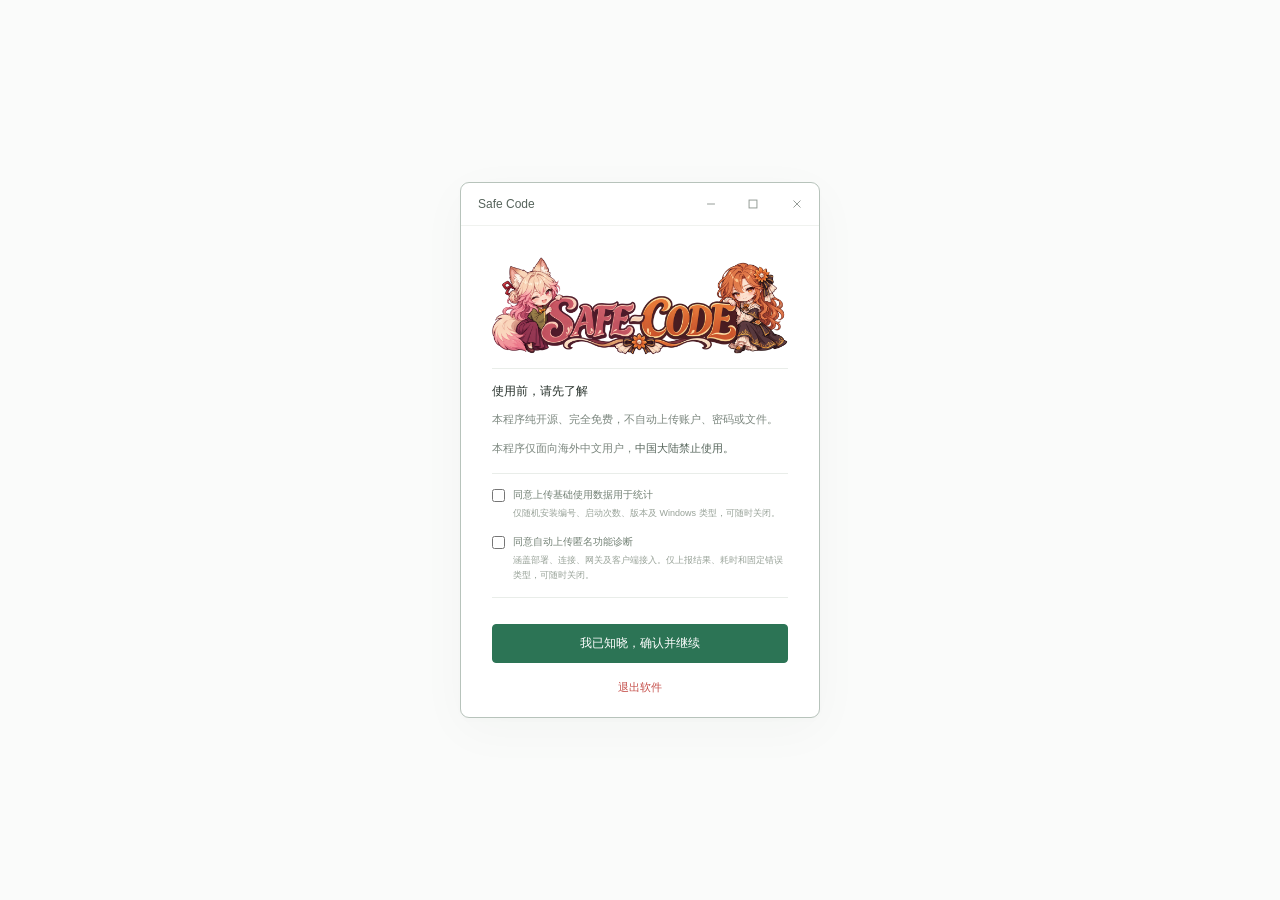
<file: index.html>
<!doctype html>
<html lang="zh-CN">
<head><meta charset="UTF-8"><meta name="viewport" content="width=device-width,initial-scale=1"><title>Safe Code</title><link rel="stylesheet" href="styles.css"></head>
<body>
<main class="window" id="window" aria-label="Safe Code 应用窗口">
  <header class="titlebar"><div class="titlebar-brand"><span class="app-name">Safe Code</span><button id="title-update-notice" class="update-notice" data-open-services hidden title="打开更新与反馈"><span class="update-notice-dot" aria-hidden="true"></span>发现新版本</button></div><div class="window-controls"><button id="minimize" class="window-control" aria-label="最小化" title="最小化"><svg viewBox="0 0 16 16"><path d="M3.5 8h9"/></svg></button><button id="maximize" class="window-control" aria-label="最大化" title="最大化"><svg viewBox="0 0 16 16"><rect x="3.5" y="3.5" width="9" height="9"/></svg></button><button id="close" class="close" aria-label="关闭窗口" title="关闭窗口"><svg viewBox="0 0 16 16"><path d="m4 4 8 8m0-8-8 8"/></svg></button></div></header>
  <section class="screen" id="notice-screen" hidden>
    <div class="notice-content">
    <div class="intro"><img class="notice-logo" src="assets/safe-code-logo.png" alt="Safe Code" width="2172" height="724"></div>
    <div class="declaration"><h2>使用前，请先了解</h2><p>本程序纯开源、完全免费，不自动上传账户、密码或文件。</p><p>本程序仅面向海外中文用户，<strong>中国大陆禁止使用。</strong></p></div>
    <label class="usage-consent"><input type="checkbox" id="usage-consent"><span>同意上传基础使用数据用于统计<small>仅随机安装编号、启动次数、版本及 <span data-os-label>Windows</span> 类型，可随时关闭。</small></span></label><label class="usage-consent"><input type="checkbox" id="diagnostics-consent"><span>同意自动上传匿名功能诊断<small>涵盖部署、连接、网关及客户端接入。仅上报结果、耗时和固定错误类型，可随时关闭。</small></span></label><div class="diagnostic-notice" role="note" aria-label="诊断须知">
      <p>诊断须知：开启后自动上传操作结果、失败阶段及错误分类，使用随机安装编号、会话编号和问题编号关联重试，不采集真实身份。</p>
      <p>提交反馈时，会附带本次使用中最近一次失败的诊断摘要（24 小时内），不上传原始日志。</p>
      <p>关闭匿名诊断会清除本机诊断关联编号，之后的反馈不附带诊断。已上传诊断保留 30 天，反馈及其摘要保留 180 天。</p>
    </div><div class="notice-services"><button class="text-button" data-open-services>更新与反馈</button></div></div><div class="bottom-actions"><button class="primary" id="accept">我已知晓，确认并继续</button><button class="plain" id="exit">退出软件</button></div>

  </section>
  <section class="screen" id="login-screen" hidden>
    <div class="login-heading"><div class="login-methods"><span class="kicker">连接你的工作空间</span><button type="button" class="text-button" id="desktop-key-login" hidden>Safe Code API 接入</button></div><h1>登录服务器</h1><p>填写 VPS 控制台提供的服务器登录信息。</p></div>
    <form id="login-form" autocomplete="off">
      <label for="ip">IP 地址</label><input id="ip" name="ip" placeholder="例如 203.0.113.10" required spellcheck="false" autocomplete="off">
      <label for="username">用户名</label><input id="username" name="username" placeholder="例如 root" required spellcheck="false" autocomplete="off">
      <label for="password">密码</label><div class="password-wrap"><input id="password" name="password" type="password" placeholder="请输入服务器密码" required autocomplete="off"><button type="button" class="reveal" id="reveal" aria-label="显示密码"></button></div>
      <div id="connection-message" class="connection-message" role="status"></div><p class="rating-disclosure">服务器 IP 地址将进行 Net.Coffee 评分。</p>
      <button class="primary" id="connect" type="submit">连接服务器</button>
      <div class="login-help-actions"><button class="primary" id="advanced-connect" type="button">高级连接</button><button class="login-help-button" id="login-help" type="button">这些信息在哪？</button></div>
    </form>
    <button class="text-button" id="restore-saved-login" type="button" hidden>读取已保存的登录信息</button>
    <button class="plain back" id="back">返回使用声明</button>
  </section>
  <section class="workspace" id="workspace-screen" hidden>
    <div id="connection-progress" class="connection-progress" hidden role="status"><span class="connection-spinner" aria-hidden="true"></span><span id="connection-progress-text">正在连接服务器…</span><button id="cancel-connect" class="text-button">取消连接</button><button id="retry-connect" class="text-button" hidden>重试</button><button id="edit-connection" class="text-button" hidden>返回登录</button></div><div class="connected-header"><div class="connection-card"><div class="ip-addresses"><div class="ip-address-row"><span class="ip-address-label">入口 IP</span><span class="ip-address-value" id="server-ingress"></span></div><div class="ip-address-row"><span class="ip-address-label">出口 IP</span><span class="ip-address-value" id="server-address"></span></div></div><dl id="server-resources" class="server-resources" aria-label="服务器实时资源监控" title="连接服务器后每5秒更新；内存与硬盘按 GiB 显示"><div><dt>CPU</dt><dd id="resource-cpu">—</dd></div><div><dt>内存</dt><dd id="resource-memory">— / — G</dd></div><div><dt>硬盘</dt><dd id="resource-disk">— / — G</dd></div></dl><div class="connection-details-row"><p class="server-metadata"><span id="server-user"></span> <span class="separator">/</span> Ubuntu 24.04 <span class="separator">/</span> SSH</p><button type="button" id="update-login-password" class="text-button credential-entry" hidden>更新登录密码</button></div></div><section class="network-card" aria-label="服务器网络状态"><div class="network-top"><div><span class="metric-label">连接延迟 </span><strong>168 <small>ms</small></strong></div><div><span class="metric-label">丢包率 </span><strong>0 <small>%</small></strong></div></div><div class="ip-intel"><div class="ip-intel-label"><span>IP 归属与评分</span><span id="rating-state"></span></div><div class="ip-intel-data"><span id="ip-location">美国 · 纽约</span><strong><span id="ip-score">85</span><small id="score-unit"> / 100</small></strong></div></div><div class="environment-rating" title="连接后自动在VPS工作用户的Chrome环境中检测；风险分越低越好，属于非官方估计。"><span>环境评分</span><strong id="environment-rating-result" role="status">未连接</strong></div><span id="score-source">Net.Coffee · IP 评分</span></section><div class="header-controls"><div class="mode-buttons" aria-label="工作模式"><button class="mode-button active" id="deployment-mode" aria-pressed="true">部署模式</button><button class="mode-button" id="maintenance-mode" aria-pressed="false">维护模式</button></div><div class="header-extras"><nav class="resource-links" aria-label="相关链接"><a class="resource-link" data-resource="vps"><svg viewBox="0 0 24 24" aria-hidden="true"><circle cx="12" cy="12" r="9"/><path d="M3 12h18M12 3c-5 5-5 13 0 18M12 3c5 5 5 13 0 18M5 7h14M5 17h14"/></svg><span>VPS 推荐</span></a><a class="resource-link" data-resource="qq"><svg class="brand-icon" viewBox="0 0 24 24" aria-hidden="true"><path d="M12 2C8.7 2 6.8 4.6 7 8c-1 1.3-1.3 3-1.4 4.4L3.8 16c-.4 1 .2 1.7 1 1.2l1.4-1c.5 1.8 1.5 3.1 2.6 3.8l-2 1c-.9.5-.5 1 1 1h3l1.2-1 1.2 1h3c1.5 0 1.9-.5 1-1l-2-1c1.1-.7 2.1-2 2.6-3.8l1.4 1c.8.5 1.4-.2 1-1.2l-1.8-3.6C18.3 11 18 9.3 17 8c.2-3.4-1.7-6-5-6Z"/><ellipse class="icon-cutout" cx="12" cy="14.8" rx="4" ry="4.2"/><ellipse class="icon-cutout" cx="10.1" cy="6.8" rx="1" ry="1.5"/><ellipse class="icon-cutout" cx="13.9" cy="6.8" rx="1" ry="1.5"/><path class="icon-cutout" d="m10 9 2-1 2 1-2 1Z"/></svg><span>QQ 群</span></a><a class="resource-link" data-resource="github"><svg class="brand-icon" viewBox="0 0 24 24" aria-hidden="true"><path d="M12 2C6.48 2 2 6.48 2 12c0 4.42 2.87 8.17 6.84 9.49.5.09.68-.22.68-.48v-1.86c-2.78.6-3.37-1.18-3.37-1.18-.45-1.16-1.11-1.47-1.11-1.47-.91-.62.07-.61.07-.61 1 .07 1.53 1.03 1.53 1.03.89 1.53 2.34 1.09 2.91.83.09-.65.35-1.09.64-1.34-2.22-.25-4.56-1.11-4.56-4.94 0-1.09.39-1.99 1.03-2.69-.1-.25-.45-1.27.1-2.65 0 0 .84-.27 2.75 1.03A9.58 9.58 0 0 1 12 6.82c.85 0 1.71.11 2.51.34 1.91-1.3 2.75-1.03 2.75-1.03.55 1.38.2 2.4.1 2.65.64.7 1.03 1.6 1.03 2.69 0 3.84-2.34 4.69-4.58 4.94.36.31.68.92.68 1.85v2.75c0 .27.18.58.69.48A10 10 0 0 0 22 12c0-5.52-4.48-10-10-10Z"/></svg><span>GitHub</span></a></nav><img class="header-illustration" src="assets/workspace-mascot.png" alt="" width="156" height="156" draggable="false"></div></div></div>
    <div class="deployment-panel" id="deployment-panel"><div class="deployment-heading"><h2>配置开发环境</h2><span>按步骤部署，或一次完成。</span></div>
    <div class="steps" id="steps"></div>
    <div class="deploy-footer"><div><span id="overall-status" role="status">0 / 7 已完成</span><p id="overall-detail">请先分别打开前两项「自定义」并保存设置。</p></div><div class="batch-actions"><button class="text-button" id="cancel-selection" hidden>取消</button><button class="primary" id="deploy-all" disabled>一键部署</button></div></div>
    </div>
    <section class="maintenance-panel" id="maintenance-panel" hidden>
      <div class="maintenance-cards unified-maintenance-cards">
        <button class="maintenance-card" id="account-card"><svg viewBox="0 0 24 24"><circle cx="12" cy="8" r="4"/><path d="M4 21v-2a8 8 0 0 1 16 0v2"/></svg><h3>工作账户</h3><p>查看用户名与密码</p><span>查看账户</span></button>
        <article class="maintenance-card desktop-card"><button class="maintenance-card-trigger" id="desktop-card"><svg viewBox="0 0 24 24"><rect x="3" y="3" width="18" height="13" rx="2"/><path d="M12 16v5M7 21h10"/></svg><h3>远程桌面</h3><p>打开并连接服务器桌面</p><span>打开桌面</span></button><button type="button" id="desktop-resolution" class="text-button resolution-link">分辨率设置</button></article>
        <button class="maintenance-card" id="terminal-card"><svg viewBox="0 0 24 24"><rect x="3" y="4" width="18" height="16" rx="2"/><path d="m7 9 3 3-3 3m6 0h4"/></svg><h3>SSH 终端</h3><p>打开终端并连接服务器</p><span>连接终端</span></button>
        <article class="advanced-card"><div class="advanced-copy"><svg viewBox="0 0 24 24"><path d="M3 7V5a1 1 0 0 1 1-1h5l2 3h9a1 1 0 0 1 1 1v11a1 1 0 0 1-1 1H4a1 1 0 0 1-1-1Z"/><path d="M9 13h6m-3-3v6"/></svg><div><h3>目录挂载</h3><p id="mount-summary">将本机目录挂载到服务器，支持多组目录。</p></div></div><div class="advanced-actions"><span id="mount-state">未安装</span><button class="deploy-button" id="install-mount">安装</button><button class="deploy-button" id="mount-settings">设置</button></div></article>
        <article class="advanced-card"><div class="advanced-copy"><svg viewBox="0 0 24 24"><rect x="3" y="4" width="18" height="16" rx="2"/><path d="M3 9h18m-13 4-2 2 2 2m8-4 2 2-2 2"/></svg><div><h3>CloudCLI 网页界面</h3><p>在浏览器中使用 Claude Code。</p></div></div><div class="advanced-actions"><span id="cloud-state">未安装</span><button class="deploy-button" id="install-cloud">安装</button><button class="deploy-button" id="open-cloud" disabled>打开</button><button class="deploy-button" id="open-cloud-remote" disabled>其它设备打开</button></div></article>
        <article class="advanced-card"><div class="advanced-copy"><svg viewBox="0 0 24 24"><path d="M4 7h15m-4-4 4 4-4 4M20 17H5m4-4-4 4 4 4"/></svg><div><h3>出入口 IP</h3><p id="ip-policy-summary">入口用于接入，住宅 IP 用于出站。</p></div></div><div class="advanced-actions"><span id="ip-policy-state">未锁定</span><button class="deploy-button" id="lock-ips">锁定设置</button><button class="deploy-button" id="change-ips">更换 IP</button></div></article>
        <article class="advanced-card host-control-card"><div class="advanced-copy"><svg viewBox="0 0 24 24"><rect x="3" y="3" width="18" height="13" rx="2"/><path d="M8 21h8m-4-5v5M7 8l3 2-3 2m6 0h4"/></svg><div><h3>本机远程控制</h3><p id="host-summary">让服务器上的 AI 连接本机命令行，操作本机文件和程序。</p></div></div><div class="host-card-actions"><span id="host-state">未启用</span><button class="deploy-button" id="host-manage" disabled>设置</button></div></article>
        <article class="advanced-card claude-desktop-card"><div class="advanced-copy"><img class="client-logo" src="assets/claude-client.png" alt="" width="22" height="22"><div><div class="client-card-heading"><h3>本地 Claude Desktop 接入</h3><button type="button" class="text-button" id="desktop-key-settings" hidden>Safe Code API</button></div><p id="claude-desktop-summary">习惯本地 Claude 客户端？在里面连接服务器上的 Claude。</p></div></div><div class="bridge-card-actions"><span id="claude-desktop-state">未启用</span><button type="button" class="deploy-button" id="claude-desktop-launch" disabled aria-label="打开 Claude Desktop 客户端">打开客户端</button><button class="deploy-button" id="claude-desktop-manage" disabled>设置</button></div></article>
        <article class="advanced-card bridge-card"><div class="advanced-copy"><img class="client-logo" src="assets/codex-client.webp" alt="" width="22" height="22"><div><div class="client-card-heading"><h3>本地 Codex 接入</h3><p class="bridge-credit" id="bridge-credit">特别鸣谢：亚撒西の空白</p></div><p id="bridge-summary">习惯 Codex 客户端？在里面连接服务器上的 Claude。</p></div></div><div class="bridge-card-actions"><span id="bridge-state">未启动</span><button type="button" class="deploy-button" id="codex-launch" disabled aria-label="打开 Codex 客户端">打开客户端</button><button class="deploy-button" id="bridge-manage" disabled>设置</button></div></article>
      </div>
    </section>
    <div class="workspace-bottom"><span>SAFE CODE <span class="separator">/</span> 开源 · 免费 · 本地运行</span><div class="gateway-statuses"><button type="button" id="mount-guard-status" class="text-button inactive" title="查看挂载守护状态">挂载守护 · 未挂载</button><span id="claude-gateway-status" aria-live="polite" class="gateway-status inactive">Claude网关未启用</span><span id="codex-gateway-status" aria-live="polite" class="gateway-status inactive">Codex网关未启用</span></div><div class="workspace-bottom-actions"><button class="text-button" data-open-services id="services-entry">更新与反馈</button></div>
      <div class="public-gateway-footer" id="public-gateway-footer" hidden>
        <button type="button" id="public-gateway-runtime" class="gateway-status">公网网关 · 正在读取</button>
        <div id="footer-claude-limits" class="gateway-quota" role="group" aria-label="Claude 订阅剩余" tabindex="0" hidden>
          <span>Claude 剩余</span><span>5h <strong data-limit="five_hour">—</strong></span><span>7 天 <strong data-limit="seven_day">—</strong></span>
        </div>
      </div>
    </div>
  </section>
</main>
<dialog class="account-window" id="maintenance-result" aria-labelledby="result-title"><header class="titlebar"><span class="app-name" id="result-title">工作账户</span><button class="close" id="close-result" aria-label="关闭账户窗口"><svg viewBox="0 0 16 16"><path d="m4 4 8 8m0-8-8 8"/></svg></button></header><div class="account-body"><h2>工作账户</h2><p class="account-description">用于登录远程桌面和日常开发。</p><div id="result-body"></div><button class="primary" id="account-done">关闭</button></div></dialog>
<dialog id="desktop-key-dialog" class="config-dialog" aria-labelledby="desktop-key-title">
  <header class="titlebar"><span class="app-name" id="desktop-key-title">Safe Code API · Key 接入</span><button type="button" class="close" id="desktop-key-close" aria-label="关闭"><svg viewBox="0 0 16 16"><path d="m4 4 8 8m0-8-8 8"/></svg></button></header>
  <form id="desktop-key-form" class="config-body" autocomplete="off">
    <p class="config-description">粘贴 Safe Code API 签发的 Key，即可连接远端 Claude Code。<br>使用时请保持 SafeCode 运行。</p>
    <div id="desktop-key-field"><label for="desktop-key-input">接入 Key</label><input type="password" id="desktop-key-input" placeholder="粘贴完整接入 Key" autocomplete="off" spellcheck="false" maxlength="2048" required></div>
    <p id="desktop-key-progress" role="status" aria-live="polite"></p>
    <div class="config-footer"><button type="button" class="text-button" id="desktop-key-replace" hidden>更换 Key</button><button type="button" class="text-button" id="desktop-key-disable" hidden>停用接入</button><button type="submit" class="primary" id="desktop-key-enable">验证并启用</button><button type="button" class="primary" id="desktop-key-resume" hidden>重新启用</button><button type="button" class="primary" id="desktop-key-open" disabled hidden><span>打开<br>Claude Desktop</span></button></div>
  </form>
</dialog>
<dialog id="ip-policy-dialog" class="config-dialog" aria-labelledby="ip-policy-title"><header class="titlebar"><span class="app-name" id="ip-policy-title">出入口 IP 设置</span><button class="close" id="close-ip-policy" aria-label="关闭出入口设置"><svg viewBox="0 0 16 16"><path d="m4 4 8 8m0-8-8 8"/></svg></button></header><form id="ip-policy-form" class="config-body"><h2>入口与出口，各司其职。</h2><p class="config-description">从服务器检测到的地址中选择，不支持手动输入。</p><div class="ip-choice-field"><label id="ingress-ip-label" for="ingress-ip-trigger">入口 IP</label><div class="ip-picker" data-ip-picker="ingress-ip-input"><select id="ingress-ip-input" hidden tabindex="-1" aria-hidden="true"></select></div></div><div class="ip-choice-field"><label id="egress-ip-label" for="egress-ip-trigger">出口 IP</label><div class="ip-picker" data-ip-picker="egress-ip-input"><select id="egress-ip-input" hidden tabindex="-1" aria-hidden="true"></select></div></div><label class="policy-toggle"><input type="checkbox" id="lock-ingress"><span>锁定入口接入<small>管理连接仅通过指定的入口 IP。</small></span></label><label class="policy-toggle"><input type="checkbox" id="lock-egress"><span>固定住宅出口</span></label><div class="config-footer"><span id="ip-policy-hint">保存前验证入口与真实出口，失败自动回退。</span><button class="primary" type="submit">保存设置</button></div></form></dialog>
<dialog id="localization-dialog" class="config-dialog" aria-labelledby="localization-title"><header class="titlebar"><span class="app-name" id="localization-title">本土化设置</span><button class="close" id="close-localization" aria-label="关闭本土化设置"><svg viewBox="0 0 16 16"><path d="m4 4 8 8m0-8-8 8"/></svg></button></header><form id="localization-form" class="config-body"><h2>选择服务器的所在地</h2><p class="config-description">所在地决定部署使用的时区和系统语言。</p><label for="locale-region">所在地<select id="locale-region" required><option value="" disabled selected>请选择所在地</option><option value="jp">日本</option><option value="us_ny">美国 · 纽约</option><option value="us_la">美国 · 洛杉矶</option><option value="sg">新加坡</option><option value="gb">英国</option><option value="de">德国</option><option value="kr">韩国</option></select></label><div class="locale-preview"><div><span>时区</span><strong id="locale-timezone"></strong></div><div><span>系统语言</span><strong id="locale-language"></strong></div><div><span>Locale</span><strong id="locale-code"></strong></div></div><div class="config-footer"><span id="locale-hint" role="status">请先选择所在地。</span><button class="primary" type="submit" disabled>保存设置</button></div></form></dialog>
<dialog id="bridge-dialog" class="config-dialog bridge-dialog" aria-labelledby="bridge-title"><header class="titlebar"><span class="app-name" id="bridge-title">本地 Codex 接入</span><button type="button" class="close" id="bridge-close" aria-label="关闭 Codex 接入设置">×</button></header><form id="bridge-form" class="config-body"><h2>用熟悉的 Codex 界面，与 Claude 工作</h2><p class="config-description">通过 SSH 调用当前服务器上的 Claude Code。需要先在服务器完成 Claude 登录；本机需要 Codex，可使用 CC Switch 添加供应商。使用期间保持 Safe Code 运行。</p><div class="bridge-fields"><label>Claude 模型<input id="bridge-model" value="sonnet" required maxlength="80" placeholder="sonnet / opus / haiku 或完整模型标识"></label><label>本机端口<input id="bridge-port" type="number" min="1024" max="65535" value="18797" required></label></div><p class="config-description">模型名称不代表账户已有权限，实际可用性需以 Claude 账户及真实请求为准。</p><label class="bridge-check"><input type="checkbox" id="bridge-write"><span>允许修改当前 Codex 项目<small>按 Codex 现有审批设置执行；不勾选时，项目仅供读取。默认严格模式不开放本机命令行和浏览器工具。</small></span></label><label class="bridge-check"><input type="checkbox" id="bridge-consent"><span>我已阅读第三方适配器警告，同意通过 VPS 使用 Claude<small>随包提供的第三方适配组件未数字签名。聊天、附件和允许共享的项目内容会交给 VPS 与 Claude 处理，消耗你自己的 Claude 额度。文本会尝试脱敏；图片/PDF 仍需自行检查。</small></span></label><div id="bridge-config-area" hidden><div class="bridge-connect-info"><span>本机接口</span><code id="bridge-url"></code></div><div class="bridge-config-buttons"><button type="button" class="deploy-button" id="bridge-copy-config">复制供应商配置</button><button type="button" class="deploy-button" id="bridge-copy-key">复制本机密钥</button></div><p class="config-description">CC Switch 中选择 Codex，新增供应商，填写上述接口及本机密钥，再粘贴配置。由你按需切换，不自动覆盖现有供应商。密钥只用于本机适配器，勿截图或发给他人。</p><textarea id="bridge-config" readonly aria-label="Codex 供应商配置" spellcheck="false"></textarea></div><p id="bridge-progress" role="status" aria-live="polite"></p><div class="config-footer"><span id="bridge-dialog-state">未启动</span><button class="primary" type="submit" id="bridge-start" disabled>部署并启动</button><button class="deploy-button" type="button" id="bridge-stop" hidden>停止适配器</button></div><p class="bridge-credit">特别鸣谢：亚撒西の空白 · 第三方许可证随完整测试包保留</p></form></dialog>
<dialog id="claude-desktop-dialog" class="config-dialog claude-desktop-dialog" aria-labelledby="claude-desktop-title"><header class="titlebar"><span class="app-name" id="claude-desktop-title">本地 Claude Desktop 接入 VPS</span><button type="button" class="close" id="claude-desktop-close" aria-label="关闭 Claude Desktop 接入设置">×</button></header><form id="claude-desktop-form" class="config-body"><div class="claude-desktop-content"><h2>使用 VPS 上的 Claude Code</h2><p class="config-description">Claude Desktop 通过 SSH 使用当前 VPS 上的 Claude Code。启用选择会保留，下次打开 SafeCode 时自动恢复。首次启用或修改配置后需重启 Claude Desktop。</p><div id="claude-desktop-existing" class="bridge-warning bridge-risk-note" role="note" hidden></div><p class="config-description" id="claude-desktop-key-note">本机只保存随机通道凭据，不保存 VPS 的模型登录凭据。用量来自 VPS 原版 CLI 的真实 usage。旧直连配置会加密归档，停止桥接不会自动恢复外部 API 直连。</p><label class="bridge-check"><input type="checkbox" id="claude-desktop-consent"><span>我同意通过当前 VPS 的 Claude Code 处理对话并记住启用选择<small>对话与工具定义会发送到 VPS；本机工具仍由 Claude Desktop 执行。VPS 侧不开放 Bash、Read 等原生工具。本机新会话默认使用 Auto 模式，由判定模型检查命令后执行。停止桥接会关闭本机入口和本次 VPS SSH 通道。启用公网后，才可为其他设备创建 Safe Code API Key。</small></span></label><p id="claude-desktop-progress" role="status" aria-live="polite"></p><p id="safe-code-api-progress" class="config-description" role="status" hidden></p><div class="claude-desktop-actions"><a id="claude-desktop-install" class="text-button" href="https://claude.com/docs/third-party/claude-desktop/installation" target="_blank" rel="noopener noreferrer" hidden>官方安装入口</a><button type="button" class="deploy-button" id="claude-desktop-open" disabled hidden>打开客户端</button></div></div><div class="config-footer"><span id="claude-desktop-dialog-state">未启用</span><button class="primary" type="submit" id="claude-desktop-start" disabled>部署并启用</button><button type="button" class="deploy-button" id="safe-code-api-enable" disabled>公网启用</button><button type="button" class="deploy-button" id="safe-code-api-manage" disabled>管理网关</button><button class="deploy-button" type="button" id="claude-desktop-stop" hidden>停止桥接</button></div></form></dialog>
<dialog id="host-dialog" class="config-dialog host-dialog" aria-labelledby="host-title"><header class="titlebar"><span class="app-name" id="host-title">本机远程控制</span><button type="button" class="close" id="host-close" aria-label="关闭本机远程控制设置">×</button></header><form id="host-form" class="config-body"><h2>让服务器上的 AI 连接这台电脑</h2><p class="config-description">部署后，将生成的命令发给服务器上的 AI，它就能通过 SSH 进入本机命令行。需要保持 Safe Code 运行。</p><div class="host-permission-note"><strong>这会授予 AI 操作本电脑的能力</strong><p>AI 可以执行命令、运行程序，以及读取、修改、删除当前 Windows 账户可访问的文件。如该账户具有管理员权限，AI 也可能以管理员权限操作。请只向你信任的服务器和 AI 开放。</p><p>停用会断开控制通道，不会撤销已经执行的操作。</p></div><label for="host-alias">连接别名<input id="host-alias" maxlength="32" pattern="[a-z][a-z0-9_-]{0,31}" autocomplete="off" placeholder="例如 win 或 local"></label><label class="policy-toggle host-risk"><input type="checkbox" id="host-risk"><span>我已了解并同意授予上述权限<small>当前 Windows 账户需具有管理员权限，部署时会请求确认；仅通过专用加密通道访问。</small></span></label><div id="host-command-area" hidden><p class="config-description">请将下面这条命令发给服务器上的 AI，让它连接你的电脑：</p><div class="host-command-row"><input id="host-command" readonly aria-label="给 AI 的 SSH 连接命令"><button type="button" class="deploy-button" id="host-copy">复制命令</button></div></div><p id="host-progress" role="status" aria-live="polite"></p><div class="config-footer"><span id="host-dialog-state">未启用</span><button class="primary" id="host-enable" type="submit" disabled>同意并开始部署</button><button type="button" class="deploy-button" id="host-disable" hidden>停用本机控制</button></div></form></dialog>
<dialog id="mount-dialog" class="mount-dialog" aria-labelledby="mount-title"><header class="titlebar"><span class="app-name" id="mount-title">目录挂载设置</span><button type="button" class="close" id="close-mount" aria-label="关闭挂载设置"><svg viewBox="0 0 16 16"><path d="m4 4 8 8m0-8-8 8"/></svg></button></header><form id="mount-form"><div class="mount-intro"><h2>挂载你的本地目录</h2><p>请选择新的或空的服务器目录。挂载成功后会自动显示在 CloudCLI 项目列表中。</p></div><div id="mount-list"></div><button type="button" class="add-mount" id="add-mount">＋ 添加目录</button><div class="mount-footer"><span id="mount-count">支持多组目录挂载</span><button class="primary" type="submit">保存设置</button></div></form></dialog>
<dialog id="client-window" class="client-window" aria-labelledby="client-window-title"><header class="titlebar"><span class="app-name" id="client-window-title"></span><button class="close" id="close-client" aria-label="关闭客户端窗口"><svg viewBox="0 0 16 16"><path d="m4 4 8 8m0-8-8 8"/></svg></button></header><iframe id="client-frame" title="客户端窗口"></iframe></dialog>
<button id="restore-window" hidden aria-label="恢复 Safe Code 窗口">Safe Code <span>恢复窗口</span></button>
<dialog id="account-settings" class="config-dialog"><header class="titlebar"><span class="app-name">自定义工作环境</span><button type="button" class="close" onclick="this.closest('dialog').close()" aria-label="关闭"><svg viewBox="0 0 16 16"><path d="m4 4 8 8m0-8-8 8"/></svg></button></header><form id="account-settings-form" class="config-body"><label>机器名称<input id="custom-hostname" required pattern="[a-zA-Z0-9][a-zA-Z0-9-]{0,61}[a-zA-Z0-9]|[a-zA-Z0-9]" placeholder="例如 safe-workstation"></label><label>工作用户名<input id="custom-username" required pattern="[a-z][a-z0-9_-]{1,30}" value="workspace"></label><label>工作密码<div class="password-wrap"><input id="custom-password" type="password" minlength="12" autocomplete="new-password" placeholder="至少 12 位；留空保留旧密码或自动生成"><button type="button" class="reveal" data-reveal="custom-password" aria-label="显示密码"></button></div></label><p class="config-description" id="account-custom-hint">将按这些设置部署工作环境。</p><div class="config-footer"><span></span><button class="primary" type="submit">保存</button></div></form></dialog>
<dialog id="remote-folder-dialog" class="config-dialog"><header class="titlebar"><span class="app-name">选择服务器目录</span><button type="button" class="close" onclick="this.closest('dialog').close()" aria-label="关闭"><svg viewBox="0 0 16 16"><path d="m4 4 8 8m0-8-8 8"/></svg></button></header><div class="config-body"><div class="folder-toolbar"><button type="button" id="folder-new" class="text-button">新建空白文件夹</button><button id="folder-up" class="text-button">上一级</button><span id="folder-path"></span></div><div id="folder-list" role="list"></div><p id="folder-error" role="status"></p><pre id="folder-log" class="folder-log" role="log" aria-live="polite"></pre><button type="button" id="folder-retry" class="text-button" hidden>重试读取</button><div class="config-footer"><span></span><button id="folder-confirm" class="primary">选择此目录</button></div></div></dialog>
<dialog id="create-folder-dialog" class="config-dialog" aria-labelledby="create-folder-title"><header class="titlebar"><span class="app-name" id="create-folder-title">新建空白文件夹</span><button type="button" class="close" aria-label="关闭" onclick="this.closest('dialog').close()">×</button></header><form id="create-folder-form" class="config-body"><label for="create-folder-name">文件夹名称<input id="create-folder-name" required maxlength="128" autocomplete="off" placeholder="例如 my-project"></label><p class="config-description" id="create-folder-parent"></p><p id="create-folder-error" role="status"></p><div class="config-footer"><span>创建成功后会自动选中。</span><button class="primary" type="submit">创建并选择</button></div></form></dialog>
<dialog id="services-dialog" class="config-dialog" aria-labelledby="services-title">
  <header class="titlebar"><span class="app-name" id="services-title">更新与反馈</span><button type="button" class="close" onclick="this.closest('dialog').close()" aria-label="关闭"><svg viewBox="0 0 16 16"><path d="m4 4 8 8m0-8-8 8"/></svg></button></header>
  <div class="config-body">
    <div class="service-section"><h3>软件更新</h3><p id="update-status" role="status">从 GitHub 检查正式版本。</p><div class="service-buttons"><button class="deploy-button" id="check-update">检查更新</button><button class="deploy-button" id="release-page" hidden>打开下载页</button><button class="deploy-button" id="download-update" hidden>下载更新</button><button class="deploy-button" id="install-update" hidden>安装更新</button></div></div>
    <form id="feedback-form" class="service-section"><h3>意见反馈</h3><textarea id="feedback-message" minlength="5" maxlength="4000" rows="3" required placeholder="请描述遇到的问题，不要填写密码或密钥。"></textarea><p id="feedback-status" role="status">提交你填写的文字及软件版本；开启匿名诊断时，可关联最近一次失败的问题编号与诊断摘要。</p><button class="primary" id="feedback-send" type="submit">提交反馈</button></form>
    <div class="service-section service-consents">
      <label class="usage-consent"><input type="checkbox" id="settings-usage-consent"><span>同意上传基础使用数据用于统计</span></label>
      <label class="usage-consent"><input type="checkbox" id="settings-diagnostics-consent"><span>同意自动上传匿名功能诊断</span></label>
      <p id="usage-detail">基础统计和匿名诊断默认关闭，须主动勾选并确认声明才会自动上报。基础统计仅含随机安装编号、启动次数、版本及 <span data-os-label>Windows</span> 类型。匿名诊断覆盖部署、维护、网关和客户端接入，报告只含操作结果、耗时和固定错误类型。升级后请重新选择是否开启。不发送原始日志、对话内容、账号、密码、密钥、VPS 地址、路径或文件。两个开关均可随时关闭。 <span id="usage-recipient"></span></p>
      <p class="diagnostic-notice">诊断须知：开启后自动上传操作结果、失败阶段及错误分类，并使用随机安装编号、会话编号和问题编号关联重试；不采集真实身份。提交反馈时会附带本次使用中最近一次失败的诊断摘要（24 小时内），不上传原始日志。关闭匿名诊断会清除本机诊断关联编号，之后的反馈不附带诊断；已上传诊断保留 30 天，反馈及其摘要保留 180 天。</p>
    </div>
  </div>
</dialog>
<dialog id="app-message-dialog" class="small-dialog" aria-labelledby="app-message-title"><header class="titlebar"><span class="app-name" id="app-message-title">提示</span><button type="button" class="close" data-dialog-dismiss aria-label="关闭"><svg viewBox="0 0 16 16"><path d="m4 4 8 8m0-8-8 8"/></svg></button></header><div class="small-dialog-body"><p id="app-message-body"></p><details id="app-message-details" hidden><summary>查看服务器指纹</summary><pre id="app-message-detail-text"></pre></details><div class="dialog-buttons"><button id="app-message-cancel" class="deploy-button" hidden>取消</button><button id="app-message-confirm" class="primary">知道了</button></div></div></dialog>
<dialog id="login-help-dialog" class="config-dialog login-help-dialog" aria-labelledby="login-help-title"><header class="titlebar"><span class="app-name" id="login-help-title">这些信息在哪？</span><button type="button" class="close" onclick="this.closest('dialog').close()" aria-label="关闭教程"><svg viewBox="0 0 16 16"><path d="m4 4 8 8m0-8-8 8"/></svg></button></header><div class="login-help-body"><img src="assets/server-login-tutorial.png" alt="VPS 控制台远程连接示例：公网 IP 203.0.113.86，远程用户名 root；点击远程密码旁的查看，获取服务器密码。"><p>打开 VPS 服务商控制台，找到你的服务器的“远程连接”或“登录信息”。将公网 IP、远程用户名和该账户当前的密码填入登录页。</p><p>这里需要服务器登录密码，不是服务商网站的账户密码，也不是 Safe Code 的工作用户密码。修改过 root 密码后，请使用新密码；部分控制台不会同步显示手动修改后的密码。</p></div></dialog>
<dialog id="credential-dialog" class="config-dialog" aria-labelledby="credential-title"><header class="titlebar"><span class="app-name" id="credential-title">更新登录密码</span><button type="button" class="close" id="close-credential" aria-label="关闭"><svg viewBox="0 0 16 16"><path d="m4 4 8 8m0-8-8 8"/></svg></button></header><form id="credential-form" class="config-body"><p id="credential-target" class="credential-target"></p><label for="credential-password">当前服务器登录密码</label><div class="password-wrap"><input id="credential-password" type="password" required autocomplete="new-password" placeholder="请输入修改后的服务器密码"><button type="button" class="reveal" data-reveal="credential-password" aria-label="显示密码"></button></div><p class="config-description">在 VPS 控制台或 SSH 中修改了 root 等登录账户的密码？在这里验证新密码并恢复连接。此操作不会修改服务器密码，原挂载和待上传缓存会保留。</p><p id="credential-error" class="credential-error" role="status"></p><div class="config-footer"><span>恢复后，如远程桌面或网页连接已断开，请重新打开。</span><button type="submit" class="primary">验证并恢复</button></div></form></dialog>
<dialog id="advanced-dialog" class="small-dialog" aria-labelledby="advanced-title"><header class="titlebar"><span class="app-name" id="advanced-title">高级连接</span><button type="button" class="close" onclick="this.closest('dialog').close()" aria-label="关闭"><svg viewBox="0 0 16 16"><path d="m4 4 8 8m0-8-8 8"/></svg></button></header><form id="advanced-form" class="small-dialog-body"><label for="ssh-port">SSH 端口</label><input id="ssh-port" type="text" inputmode="numeric" pattern="[0-9]{1,5}" maxlength="5" required value="22" aria-describedby="ssh-port-hint"><p class="dialog-hint" id="ssh-port-hint">通常为 22；服务商修改过端口时再调整。直接进入可在不连接服务器的情况下预览界面。</p><div class="dialog-buttons advanced-dialog-actions"><button type="submit" class="primary">保存</button><button type="button" class="deploy-button" id="enter-preview">直接进入</button><button type="button" class="deploy-button" onclick="this.closest('dialog').close()">取消</button></div></form></dialog>
<dialog id="resolution-dialog" class="small-dialog"><header class="titlebar"><span class="app-name">远程桌面分辨率</span><button type="button" class="close" onclick="this.closest('dialog').close()" aria-label="关闭"><svg viewBox="0 0 16 16"><path d="m4 4 8 8m0-8-8 8"/></svg></button></header><form id="resolution-form" class="small-dialog-body"><label for="resolution-select">分辨率</label><select id="resolution-select"><option value="1024x768">1024 × 768</option><option value="1280x800">1280 × 800（默认）</option><option value="1366x768">1366 × 768</option><option value="1600x900">1600 × 900</option><option value="1920x1080">1920 × 1080</option><option value="2560x1440">2560 × 1440</option><option value="2560x1600">2560 × 1600</option></select><div id="mac-rdp-options" hidden><label for="rdp-display-mode">显示模式</label><select id="rdp-display-mode"><option value="Original">固定分辨率 · 原始大小</option><option value="Scale">固定分辨率 · 等比缩放</option><option value="Dynamic">动态分辨率 · 随窗口变化</option></select><label class="policy-toggle"><input type="checkbox" id="rdp-fullscreen"><span>启动时全屏</span></label></div><p class="dialog-hint" id="rdp-display-hint">窗口随分辨率变大或缩小；超过屏幕时按比例适配。已打开的窗口也会调整。</p><div class="dialog-buttons"><button type="submit" class="primary">保存</button></div></form></dialog>
<dialog id="operation-log-dialog" class="config-dialog"><header class="titlebar"><span class="app-name" id="operation-log-title">安装进度</span><button type="button" class="close" onclick="this.closest('dialog').close()" aria-label="关闭"><svg viewBox="0 0 16 16"><path d="m4 4 8 8m0-8-8 8"/></svg></button></header><div class="config-body"><p id="operation-log-status" role="status"></p><pre id="operation-log-output" class="operation-log-output" role="log" aria-live="polite"></pre><p class="dialog-hint">关闭此窗口不会中断安装；卡片下方仍显示最新进度。</p></div></dialog>
<dialog id="cloud-remote-dialog" class="config-dialog" aria-labelledby="cloud-remote-title"><header class="titlebar"><span class="app-name" id="cloud-remote-title">其它设备打开</span><button type="button" class="close" id="close-cloud-remote" aria-label="关闭"><svg viewBox="0 0 16 16"><path d="m4 4 8 8m0-8-8 8"/></svg></button></header><div class="config-body"><div id="cloud-remote-warning-view"><h2>风险提示</h2><p class="config-description" style="color:#b44d44;font-size:12px;line-height:1.8;margin:16px 0 24px">网站即将开放至公网，请确保密码安全，由此产生的损失本软件概不负责</p><div class="dialog-buttons"><button type="button" class="deploy-button" id="cloud-remote-cancel">取消</button><button type="button" class="primary" id="cloud-remote-confirm" style="width:auto;min-width:100px;padding:0 15px">确认</button></div></div><div id="cloud-remote-log-view" hidden><h2>正在开放公网访问</h2><p id="cloud-remote-log-status" class="config-description" style="margin-bottom:12px;color:var(--green)">正在配置服务器监听端口与防火墙…</p><pre id="cloud-remote-log-output" class="operation-log-output" role="log" aria-live="polite"></pre><p class="dialog-hint" style="font-size:9px;color:#95a296;margin-top:10px">已开始，请等待服务器返回实际进度。</p></div><div id="cloud-remote-success-view" hidden style="text-align:center"><h2 style="font-size:16px;margin-bottom:6px">公网访问已就绪</h2><div id="cloud-remote-qrcode" style="display:flex;justify-content:center;margin:16px auto 12px;padding:12px;background:#fff;border:1px solid #e2e8e2;border-radius:6px;width:fit-content"></div><p style="font-size:12px;color:#556658;margin:8px 0 14px;font-weight:500">请扫描二维码访问或复制链接访问</p><div style="display:flex;align-items:center;justify-content:center;gap:8px;background:#f5f8f5;border:1px solid #dce5dc;border-radius:5px;padding:8px 12px;margin:0 auto 16px;max-width:100%;overflow:hidden"><a id="cloud-remote-url-link" href="#" target="_blank" style="color:var(--green);font-size:12px;font-family:ui-monospace,Consolas,monospace;text-decoration:none;word-break:break-all"></a><button type="button" class="deploy-button" id="cloud-remote-copy-btn" title="快捷键：Ctrl+C / 点击复制" style="min-width:68px;padding:5px 8px;font-size:10px">复制链接</button></div><div style="display:flex;justify-content:space-between;align-items:center;margin-top:16px;border-top:1px solid #edf1ed;padding-top:14px"><button type="button" class="text-button" id="cloud-remote-toggle-log" style="font-size:10px">查看配置日志</button><button type="button" class="primary" id="cloud-remote-done-btn" style="width:90px;height:32px">完成</button></div></div></div></dialog>
<script src="qrcode.min.js"></script>
<script src="app.js"></script>
<script src="gateway-status.js"></script>
<script src="native.js"></script>
</body></html>
</file>
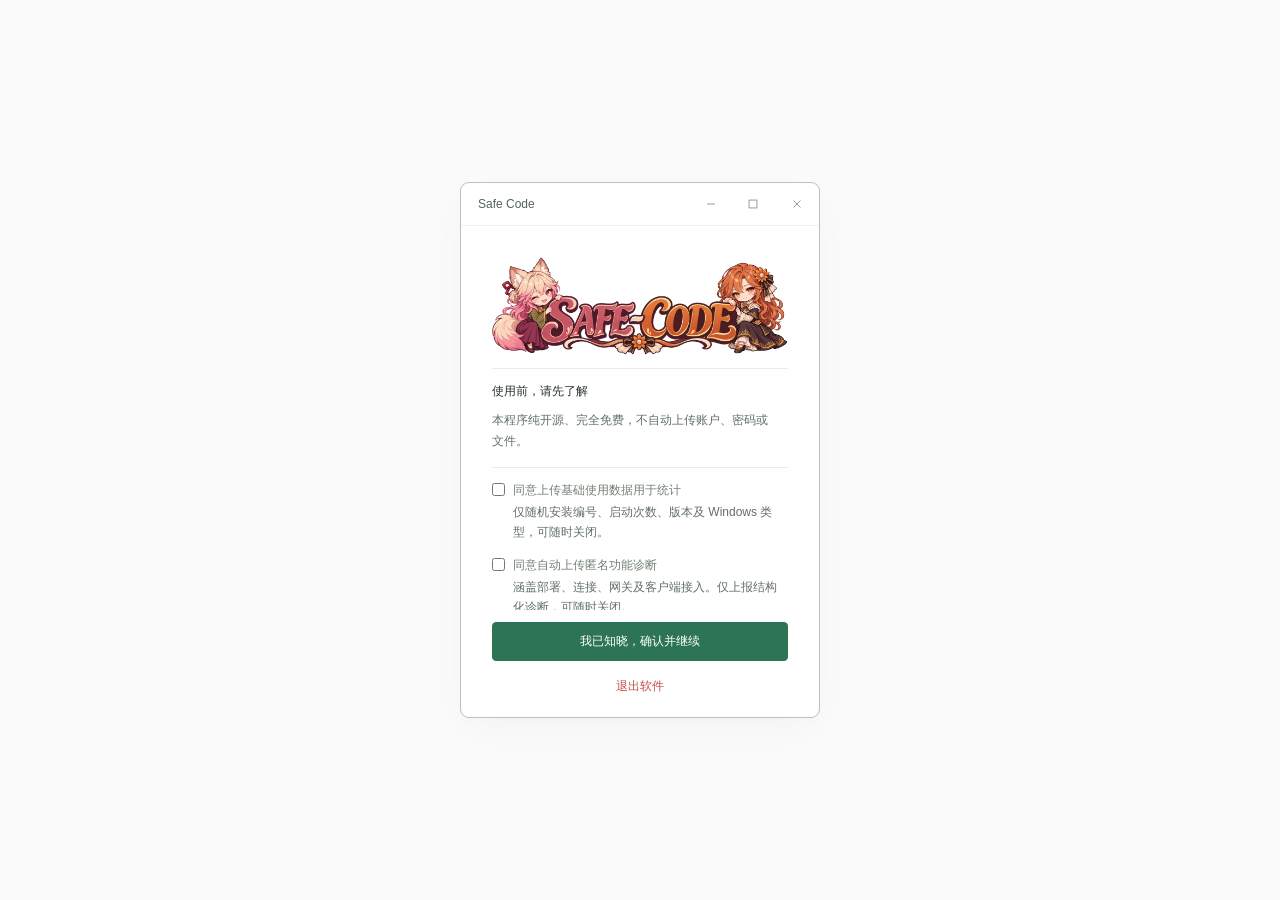
<file: web/index.html>
<!doctype html>
<html lang="zh-CN">
<head><meta charset="UTF-8"><meta name="viewport" content="width=device-width,initial-scale=1"><title>Safe Code</title><link rel="stylesheet" href="styles.css"></head>
<body>
<main class="window" id="window" aria-label="Safe Code 应用窗口">
  <header class="titlebar"><div class="titlebar-brand"><span class="app-name">Safe Code</span><button id="title-update-notice" class="update-notice" data-open-services hidden title="打开更新与反馈"><span class="update-notice-dot" aria-hidden="true"></span>发现新版本</button></div><div class="window-controls"><button id="minimize" class="window-control" aria-label="最小化" title="最小化"><svg viewBox="0 0 16 16"><path d="M3.5 8h9"/></svg></button><button id="maximize" class="window-control" aria-label="最大化" title="最大化"><svg viewBox="0 0 16 16"><rect x="3.5" y="3.5" width="9" height="9"/></svg></button><button id="close" class="close" aria-label="关闭窗口" title="关闭窗口"><svg viewBox="0 0 16 16"><path d="m4 4 8 8m0-8-8 8"/></svg></button></div></header>
  <section class="screen" id="notice-screen" hidden>
    <div class="notice-content">
    <div class="intro"><img class="notice-logo" src="../assets/safe-code-logo.png" alt="Safe Code" width="2172" height="724"></div>
    <div class="declaration"><h2>使用前，请先了解</h2><p>本程序纯开源、完全免费，不自动上传账户、密码或文件。</p></div>
    <label class="usage-consent"><input type="checkbox" id="usage-consent"><span>同意上传基础使用数据用于统计<small>仅随机安装编号、启动次数、版本及 <span data-os-label>Windows</span> 类型，可随时关闭。</small></span></label><label class="usage-consent"><input type="checkbox" id="diagnostics-consent"><span>同意自动上传匿名功能诊断<small>涵盖部署、连接、网关及客户端接入。仅上报结构化诊断，可随时关闭。</small></span></label><div class="diagnostic-notice" role="note" aria-label="诊断须知">
      <p>诊断须知：开启后自动上传操作结果、失败阶段及错误分类，使用随机安装编号、会话编号和问题编号关联重试，不采集真实身份。网关请求失败时附带连接阶段、HTTP 状态、并发槽位和上游明确返回的错误类型及请求编号。</p>
      <p>提交反馈时，会附带本次使用中最近一次失败的诊断摘要（24 小时内），不上传原始日志。</p>
      <p>关闭匿名诊断会清除本机诊断关联编号，之后的反馈不附带诊断。已上传诊断保留 30 天，反馈及其摘要保留 180 天。</p>
    </div><div class="notice-services"><button class="text-button" data-open-services>更新与反馈</button></div></div><div class="bottom-actions"><button class="primary" id="accept">我已知晓，确认并继续</button><button class="plain" id="exit">退出软件</button></div>

  </section>
  <section class="screen" id="login-screen" hidden>
    <div class="login-heading"><div class="login-methods"><span class="kicker">连接你的工作空间</span><button type="button" class="text-button" id="desktop-key-login" hidden>API Key 接入</button></div><h1>登录服务器</h1><p>填写 VPS 控制台提供的服务器登录信息。</p></div>
    <form id="login-form" autocomplete="off">
      <label for="ip">IP 地址</label><input id="ip" name="ip" placeholder="例如 203.0.113.10" required spellcheck="false" autocomplete="off">
      <label for="username">用户名</label><input id="username" name="username" placeholder="例如 root" required spellcheck="false" autocomplete="off">
      <label for="password">密码</label><div class="password-wrap"><input id="password" name="password" type="password" placeholder="请输入服务器密码" required autocomplete="off"><button type="button" class="reveal" id="reveal" aria-label="显示密码"></button></div>
      <div id="connection-message" class="connection-message" role="status"></div><p class="rating-disclosure">服务器 IP 地址将进行 Net.Coffee 评分。</p>
      <button class="primary" id="connect" type="submit">连接服务器</button>
      <div class="login-help-actions"><button class="primary" id="advanced-connect" type="button">高级连接</button><button class="login-help-button" id="login-help" type="button">这些信息在哪？</button></div>
    </form>
    <button class="text-button" id="restore-saved-login" type="button" hidden>读取已保存的登录信息</button>
    <button class="plain back" id="back">返回使用声明</button>
  </section>
  <section class="screen api-access" id="api-screen" aria-labelledby="api-title" hidden>
    <header class="api-heading">
      <div><h1 id="api-title" tabindex="-1">API 接入</h1><p id="api-state" role="status"><span aria-hidden="true"></span><b id="api-state-label">连通失败</b><span id="api-device"></span></p></div>
      <button class="text-button" id="api-server-mode" type="button">服务器模式</button>
    </header>
    <dl class="api-metrics">
      <div><dt>本次接入时长</dt><dd id="api-duration">—</dd></div>
      <div><dt>钱包余额</dt><dd id="api-balance">—</dd></div>
      <div><dt>累计费用</dt><dd id="api-spend">—</dd></div>
    </dl>
    <section class="api-usage" aria-labelledby="api-usage-title">
      <header class="api-usage-heading"><div><h2 id="api-usage-title">模型用量</h2><p>当前 Key 累计</p></div><button class="text-button" type="button" id="api-usage-refresh">刷新用量</button></header>
      <div class="api-usage-table" id="api-usage-content">
        <table id="api-model-table" hidden><thead><tr><th scope="col">模型</th><th scope="col">用量（Token）</th><th scope="col">费用（USD）</th></tr></thead><tbody id="api-models"></tbody></table>
        <p id="api-usage-message" role="status">正在查询用量…</p>
      </div>
    </section>
    <footer class="api-actions">
      <div><button class="text-button" type="button" id="api-manage-key">接入设置</button><button class="text-button" type="button" data-open-services>更新与反馈</button></div>
      <div><button class="key-secondary" type="button" id="api-switch-key">更换 Key</button><button class="primary" type="button" id="api-open-claude">打开 Claude Desktop</button></div>
    </footer>
  </section>
  <section class="workspace" id="workspace-screen" hidden>
    <div id="connection-progress" class="connection-progress" hidden role="status"><span class="connection-spinner" aria-hidden="true"></span><span id="connection-progress-text">正在连接服务器…</span><button id="cancel-connect" class="text-button">取消连接</button><button id="retry-connect" class="text-button" hidden>重试</button><button id="edit-connection" class="text-button" hidden>返回登录</button></div><div class="connected-header"><div class="connection-card"><div class="ip-addresses"><div class="ip-address-row"><span class="ip-address-label">入口 IP</span><span class="ip-address-value" id="server-ingress"></span></div><div class="ip-address-row"><span class="ip-address-label">出口 IP</span><span class="ip-address-value" id="server-address"></span></div></div><dl id="server-resources" class="server-resources" aria-label="服务器实时资源监控" title="连接服务器后每5秒更新；内存与硬盘按 GiB 显示"><div><dt>CPU</dt><dd id="resource-cpu">—</dd></div><div><dt>内存</dt><dd id="resource-memory">— / — G</dd></div><div><dt>硬盘</dt><dd id="resource-disk">— / — G</dd></div></dl><div class="connection-details-row"><button type="button" id="update-login-password" class="text-button credential-entry" hidden>更新登录密码</button><button type="button" id="disconnect-server" class="text-button" hidden>退出登录服务器</button></div></div><section class="network-card" aria-label="服务器网络状态"><div class="network-top"><div><span class="metric-label">连接延迟 </span><strong>168 <small>ms</small></strong></div><div><span class="metric-label">丢包率 </span><strong>0 <small>%</small></strong></div></div><div class="ip-intel"><div class="ip-intel-label"><span>IP 归属与评分</span><span id="rating-state"></span></div><div class="ip-intel-data"><span id="ip-location">美国 · 纽约</span><strong><span id="ip-score">85</span><small id="score-unit"> / 100</small></strong></div></div><div class="environment-rating" title="连接后自动在VPS工作用户的Chrome环境中检测；风险分越低越好，属于非官方估计。"><span>环境评分</span><strong id="environment-rating-result" role="status">未连接</strong></div><span id="score-source">Net.Coffee · IP 评分</span></section><div class="header-controls"><div class="mode-buttons" aria-label="工作模式"><button class="mode-button active" id="deployment-mode" aria-pressed="true">部署模式</button><button class="mode-button" id="maintenance-mode" aria-pressed="false">维护模式</button><button type="button" class="mode-button" id="desktop-key-workspace" hidden>API Key 接入</button></div><div class="header-extras"><nav class="resource-links" aria-label="相关链接"><a class="resource-link" data-resource="vps"><svg viewBox="0 0 24 24" aria-hidden="true"><circle cx="12" cy="12" r="9"/><path d="M3 12h18M12 3c-5 5-5 13 0 18M12 3c5 5 5 13 0 18M5 7h14M5 17h14"/></svg><span>VPS 推荐</span></a><a class="resource-link" data-resource="qq"><svg class="brand-icon" viewBox="0 0 24 24" aria-hidden="true"><path d="M12 2C8.7 2 6.8 4.6 7 8c-1 1.3-1.3 3-1.4 4.4L3.8 16c-.4 1 .2 1.7 1 1.2l1.4-1c.5 1.8 1.5 3.1 2.6 3.8l-2 1c-.9.5-.5 1 1 1h3l1.2-1 1.2 1h3c1.5 0 1.9-.5 1-1l-2-1c1.1-.7 2.1-2 2.6-3.8l1.4 1c.8.5 1.4-.2 1-1.2l-1.8-3.6C18.3 11 18 9.3 17 8c.2-3.4-1.7-6-5-6Z"/><ellipse class="icon-cutout" cx="12" cy="14.8" rx="4" ry="4.2"/><ellipse class="icon-cutout" cx="10.1" cy="6.8" rx="1" ry="1.5"/><ellipse class="icon-cutout" cx="13.9" cy="6.8" rx="1" ry="1.5"/><path class="icon-cutout" d="m10 9 2-1 2 1-2 1Z"/></svg><span>QQ 群</span></a><a class="resource-link" data-resource="github"><svg class="brand-icon" viewBox="0 0 24 24" aria-hidden="true"><path d="M12 2C6.48 2 2 6.48 2 12c0 4.42 2.87 8.17 6.84 9.49.5.09.68-.22.68-.48v-1.86c-2.78.6-3.37-1.18-3.37-1.18-.45-1.16-1.11-1.47-1.11-1.47-.91-.62.07-.61.07-.61 1 .07 1.53 1.03 1.53 1.03.89 1.53 2.34 1.09 2.91.83.09-.65.35-1.09.64-1.34-2.22-.25-4.56-1.11-4.56-4.94 0-1.09.39-1.99 1.03-2.69-.1-.25-.45-1.27.1-2.65 0 0 .84-.27 2.75 1.03A9.58 9.58 0 0 1 12 6.82c.85 0 1.71.11 2.51.34 1.91-1.3 2.75-1.03 2.75-1.03.55 1.38.2 2.4.1 2.65.64.7 1.03 1.6 1.03 2.69 0 3.84-2.34 4.69-4.58 4.94.36.31.68.92.68 1.85v2.75c0 .27.18.58.69.48A10 10 0 0 0 22 12c0-5.52-4.48-10-10-10Z"/></svg><span>GitHub</span></a></nav><img class="header-illustration" src="../assets/workspace-mascot.png" alt="" width="156" height="156" draggable="false"></div></div></div>
    <div class="deployment-panel" id="deployment-panel"><div class="deployment-heading"><h2>配置开发环境</h2><span>按步骤部署，或一次完成。</span></div>
    <div class="steps" id="steps"></div>
    <div class="deploy-footer"><div><span id="overall-status" role="status">0 / 7 已完成</span><p id="overall-detail">请先分别打开前两项「自定义」并保存设置。</p><p id="reboot-required" role="status" hidden>系统更新已安装，需要重启服务器。</p></div><div class="batch-actions"><button class="text-button" id="cancel-selection" hidden>取消</button><button class="primary" id="deploy-all" disabled>一键部署</button></div></div>
    </div>
    <section class="maintenance-panel" id="maintenance-panel" hidden>
      <div class="maintenance-cards unified-maintenance-cards">
        <button class="maintenance-card" id="account-card"><svg viewBox="0 0 24 24"><circle cx="12" cy="8" r="4"/><path d="M4 21v-2a8 8 0 0 1 16 0v2"/></svg><h3>工作账户</h3><p>查看用户名与密码</p><span>查看账户</span></button>
        <article class="maintenance-card desktop-card"><button class="maintenance-card-trigger" id="desktop-card"><svg viewBox="0 0 24 24"><rect x="3" y="3" width="18" height="13" rx="2"/><path d="M12 16v5M7 21h10"/></svg><h3>远程桌面</h3><p>打开并连接服务器桌面</p><span>打开桌面</span></button><button type="button" id="desktop-resolution" class="text-button resolution-link">分辨率设置</button></article>
        <button class="maintenance-card" id="terminal-card"><svg viewBox="0 0 24 24"><rect x="3" y="4" width="18" height="16" rx="2"/><path d="m7 9 3 3-3 3m6 0h4"/></svg><h3>SSH 终端</h3><p>打开终端并连接服务器</p><span>连接终端</span></button>
        <article class="advanced-card"><div class="advanced-copy"><svg viewBox="0 0 24 24"><path d="M3 7V5a1 1 0 0 1 1-1h5l2 3h9a1 1 0 0 1 1 1v11a1 1 0 0 1-1 1H4a1 1 0 0 1-1-1Z"/><path d="M9 13h6m-3-3v6"/></svg><div><h3>目录挂载</h3><p id="mount-summary">将本机目录挂载到服务器，支持多组目录。</p></div></div><div class="advanced-actions"><span id="mount-state">未安装</span><button class="deploy-button" id="install-mount">安装</button><button class="deploy-button" id="mount-settings">设置</button></div></article>
        <article class="advanced-card"><div class="advanced-copy"><svg viewBox="0 0 24 24"><rect x="3" y="4" width="18" height="16" rx="2"/><path d="M3 9h18m-13 4-2 2 2 2m8-4 2 2-2 2"/></svg><div><h3>CloudCLI 网页界面</h3><p>在浏览器中使用 Claude Code。</p></div></div><div class="advanced-actions"><span id="cloud-state">未安装</span><button class="deploy-button" id="install-cloud">安装</button><button type="button" class="deploy-button" id="cloud-login" disabled>查询密码</button><button class="deploy-button" id="open-cloud" disabled>打开</button><button class="deploy-button" id="open-cloud-remote" disabled>其它设备打开</button></div></article>
        <article class="advanced-card"><div class="advanced-copy"><svg viewBox="0 0 24 24"><path d="M4 7h15m-4-4 4 4-4 4M20 17H5m4-4-4 4 4 4"/></svg><div><h3>出入口 IP</h3><p id="ip-policy-summary">入口用于接入，住宅 IP 用于出站。</p></div></div><div class="advanced-actions"><span id="ip-policy-state">未锁定</span><button class="deploy-button" id="change-ips">更换IP</button><button class="deploy-button" id="socks-experimental">开发模式</button></div></article>
        <article class="advanced-card host-control-card"><div class="advanced-copy"><svg viewBox="0 0 24 24"><rect x="3" y="3" width="18" height="13" rx="2"/><path d="M8 21h8m-4-5v5M7 8l3 2-3 2m6 0h4"/></svg><div><h3>本机远程控制</h3><p id="host-summary">让服务器上的 AI 连接本机命令行，操作本机文件和程序。</p></div></div><div class="host-card-actions"><span id="host-state">未启用</span><button class="deploy-button" id="host-manage" disabled>设置</button></div></article>
        <article class="advanced-card claude-desktop-card"><div class="advanced-copy"><img class="client-logo" src="../assets/claude-client.png" alt="" width="22" height="22"><div><div class="client-card-heading"><h3>Claude Desktop 接入</h3></div><p>使用 Safe Code API Key 连接服务器上的 Claude。</p></div></div><div class="bridge-card-actions"><button type="button" class="mode-button" id="desktop-key-settings" hidden>API Key 接入</button><button class="deploy-button" id="claude-desktop-manage" disabled>网关设置</button></div></article>
        <article class="advanced-card bridge-card"><div class="advanced-copy"><img class="client-logo" src="../assets/codex-client.webp" alt="" width="22" height="22"><div><div class="client-card-heading"><h3>本地 Codex 接入</h3><p class="bridge-credit" id="bridge-credit">特别鸣谢：亚撒西の空白</p></div><p id="bridge-summary">习惯 Codex 客户端？在里面连接服务器上的 Claude。</p></div></div><div class="bridge-card-actions"><span id="bridge-state">未启动</span><button type="button" class="deploy-button" id="codex-launch" disabled aria-label="打开 Codex 客户端">打开客户端</button><button class="deploy-button" id="bridge-manage" disabled>设置</button></div></article>
      </div>
    </section>
    <div class="workspace-bottom"><span>SAFE CODE <span class="separator">/</span> 开源 · 免费 · 本地运行</span><div class="gateway-statuses"><button type="button" id="mount-guard-status" class="text-button inactive" title="查看挂载守护状态">挂载守护 · 未挂载</button><span id="claude-gateway-status" aria-live="polite" class="gateway-status inactive">连通失败</span><span id="codex-gateway-status" aria-live="polite" class="gateway-status inactive">Codex网关未启用</span></div><div class="workspace-bottom-actions"><button class="text-button" data-open-services id="services-entry">更新与反馈</button></div>
      <div class="public-gateway-footer" id="public-gateway-footer" hidden>
        <button type="button" id="public-gateway-runtime" class="gateway-status">公网网关 · 正在读取</button>
        <div id="footer-claude-limits" class="gateway-quota" role="group" aria-label="Claude 订阅用量" hidden>
          <span>Claude 用量</span><span hidden>5 小时剩余 <strong data-limit="five_hour"></strong></span><span hidden>7 天剩余 <strong data-limit="seven_day"></strong></span><button type="button" class="quota-refresh" aria-label="查询 Claude 用量" title="查询 Claude 用量"><svg aria-hidden="true" viewBox="0 0 24 24" fill="none" stroke="currentColor" stroke-width="2" stroke-linecap="round" stroke-linejoin="round"><path d="M20 8a8 8 0 1 0 0 8m0-12v4h-4"/></svg></button>
        </div>
      </div>
    </div>
  </section>
</main>
<dialog class="account-window" id="maintenance-result" aria-labelledby="result-title"><header class="titlebar"><span class="app-name" id="result-title">工作账户</span><button class="close" id="close-result" aria-label="关闭账户窗口"><svg viewBox="0 0 16 16"><path d="m4 4 8 8m0-8-8 8"/></svg></button></header><div class="account-body"><h2>工作账户</h2><p class="account-description">用于登录远程桌面和日常开发。</p><div id="result-body"></div><button class="primary" id="account-done">关闭</button></div></dialog>
<dialog id="key-list-dialog" class="config-dialog" aria-labelledby="key-list-title">
  <header class="titlebar"><span class="app-name" id="key-list-title">更换 Key</span><button class="close" type="button" id="key-list-close" aria-label="关闭"><svg viewBox="0 0 16 16"><path d="m4 4 8 8m0-8-8 8"/></svg></button></header>
  <div class="config-body key-library">
    <div class="key-list-heading"><h2>已保存的 Key</h2><button type="button" class="text-button" id="key-add">添加 Key</button></div>
    <div id="key-list"></div>
    <form id="key-add-form" autocomplete="off" hidden>
      <label for="key-label">名称</label><input id="key-label" maxlength="64" placeholder="例如：测试网关" required>
      <label for="key-code">接入 Key</label><input type="password" id="key-code" maxlength="2048" autocomplete="off" spellcheck="false" placeholder="粘贴完整接入 Key" required>
      <div><button type="button" class="text-button" id="key-add-cancel">取消</button><button class="key-secondary" type="submit">保存 Key</button></div>
    </form>
    <p id="key-list-status" role="status"></p>
    <small>切换后会重新打开 Claude Desktop。</small>
  </div>
</dialog>
<dialog id="desktop-key-dialog" class="config-dialog" aria-labelledby="desktop-key-title">
  <header class="titlebar"><span class="app-name" id="desktop-key-title">Safe Code API · Key 接入</span><button type="button" class="close" id="desktop-key-close" aria-label="关闭"><svg viewBox="0 0 16 16"><path d="m4 4 8 8m0-8-8 8"/></svg></button></header>
  <form id="desktop-key-form" class="config-body" autocomplete="off">
    <p class="config-description">粘贴 Safe Code API 签发的 Key，即可连接远端 Claude Code。<br>使用时请保持 SafeCode 运行。</p>
    <div id="desktop-key-field"><label for="desktop-key-input">接入 Key</label><input type="password" id="desktop-key-input" placeholder="粘贴完整接入 Key" autocomplete="off" spellcheck="false" maxlength="2048" required></div>
    <p id="desktop-key-progress" role="status" aria-live="polite"></p>
    <div class="config-footer key-access-actions">
      <button type="button" class="primary" id="key-library-entry">已保存的 Key</button>
      <button type="button" class="key-secondary" id="desktop-key-replace" hidden>更换 Key</button>
      <button type="button" class="key-secondary" id="desktop-key-refresh" hidden>刷新模型</button>
      <button type="button" class="key-secondary" id="desktop-key-disable" hidden>停用接入</button>
      <button type="submit" class="primary" id="desktop-key-enable">验证并启用</button>
      <button type="button" class="primary" id="desktop-key-resume" hidden>重新启用</button>
      <button type="button" class="primary" id="desktop-key-open" disabled hidden>打开 Claude Desktop</button>
    </div>
  </form>
</dialog>
<dialog id="ip-policy-dialog" class="config-dialog" aria-labelledby="ip-policy-title"><header class="titlebar"><span class="app-name" id="ip-policy-title">出入口 IP 设置</span><button class="close" id="close-ip-policy" aria-label="关闭出入口设置"><svg viewBox="0 0 16 16"><path d="m4 4 8 8m0-8-8 8"/></svg></button></header><form id="ip-policy-form" class="config-body"><h2>入口与出口，各司其职。</h2><p class="config-description">从服务器检测到的地址中选择，不支持手动输入。</p><div class="ip-choice-field"><label id="ingress-ip-label" for="ingress-ip-trigger">入口 IP</label><div class="ip-picker" data-ip-picker="ingress-ip-input"><select id="ingress-ip-input" hidden tabindex="-1" aria-hidden="true"></select></div></div><div class="ip-choice-field"><label id="egress-ip-label" for="egress-ip-trigger">出口 IP</label><div class="ip-picker" data-ip-picker="egress-ip-input"><select id="egress-ip-input" hidden tabindex="-1" aria-hidden="true"></select></div></div><label class="policy-toggle"><input type="checkbox" id="lock-ingress"><span>锁定入口接入<small>管理连接仅通过指定的入口 IP。</small></span></label><label class="policy-toggle"><input type="checkbox" id="lock-egress"><span>固定住宅出口</span></label><div class="config-footer"><span id="ip-policy-hint">保存前验证入口与真实出口，失败自动回退。</span><button class="primary" type="submit">保存设置</button></div></form></dialog>
<dialog id="socks-dialog" class="config-dialog" aria-labelledby="socks-title">
  <header class="titlebar"><span class="app-name" id="socks-title">开发模式</span><button type="button" class="close" id="socks-close" aria-label="关闭开发模式"><svg viewBox="0 0 16 16"><path d="m4 4 8 8m0-8-8 8"/></svg></button></header>
  <form class="config-body" id="socks-form">
    <h2>SOCKS5 整机出口</h2>
    <p class="config-description">保留机房 IP 接入，把 Ubuntu 主机主动发起的 TCP 和 UDP 连接通过代理出站。</p>
    <div class="socks-warning" role="note"><strong>开发功能，谨慎使用</strong><p>代理故障时，受控的出站连接会中断。原入口的入站回复保留，包括 SSH 管理连接。</p></div>
    <div id="socks-setup">
      <label for="socks-url">SOCKS5 代理地址</label>
      <div class="socks-input-row">
        <input id="socks-url" type="password" placeholder="socks5://用户名:密码@公网IPv4:端口" maxlength="2048" autocomplete="off" spellcheck="false" aria-describedby="socks-input-hint">
        <button type="button" class="deploy-button" id="socks-test" disabled>检测 TCP / UDP</button>
      </div>
      <small id="socks-input-hint">支持带认证的公网 IPv4 代理。UDP 中继需使用同一 IP。</small>
      <label class="policy-toggle socks-consent"><input type="checkbox" id="socks-confirm" disabled><span>我了解出站可能中断，确认启用整机代理</span></label>
    </div>
    <dl class="socks-results" aria-live="polite">
      <div><dt>TCP</dt><dd id="socks-tcp">待检测</dd></div>
      <div><dt>UDP</dt><dd id="socks-udp">待检测</dd></div>
      <div><dt>对外出口 IP</dt><dd id="socks-observed">待检测</dd></div>
    </dl>
    <div class="config-footer">
      <span id="socks-status" role="status">连接 Ubuntu 服务器后可使用。</span>
      <button class="primary" type="submit" id="socks-enable" disabled>启用整机出口</button>
      <button class="deploy-button" type="button" id="socks-disable" hidden>停用并恢复原出口</button>
    </div>
  </form>
</dialog>
<dialog id="localization-dialog" class="config-dialog" aria-labelledby="localization-title"><header class="titlebar"><span class="app-name" id="localization-title">本土化设置</span><button class="close" id="close-localization" aria-label="关闭本土化设置"><svg viewBox="0 0 16 16"><path d="m4 4 8 8m0-8-8 8"/></svg></button></header><form id="localization-form" class="config-body"><h2>选择服务器的所在地</h2><p class="config-description">所在地决定部署使用的时区和系统语言。</p><label for="locale-region">所在地<select id="locale-region" required><option value="" disabled selected>请选择所在地</option><option value="jp">日本</option><option value="us_ny">美国 · 纽约</option><option value="us_la">美国 · 洛杉矶</option><option value="sg">新加坡</option><option value="gb">英国</option><option value="de">德国</option><option value="de_fra">德国 · 法兰克福</option><option value="kr">韩国</option></select></label><div class="locale-preview"><div><span>时区</span><strong id="locale-timezone"></strong></div><div><span>系统语言</span><strong id="locale-language"></strong></div><div><span>Locale</span><strong id="locale-code"></strong></div></div><div class="config-footer"><span id="locale-hint" role="status">请先选择所在地。</span><button class="primary" type="submit" disabled>保存设置</button></div></form></dialog>
<dialog id="bridge-dialog" class="config-dialog bridge-dialog" aria-labelledby="bridge-title"><header class="titlebar"><span class="app-name" id="bridge-title">本地 Codex 接入</span><button type="button" class="close" id="bridge-close" aria-label="关闭 Codex 接入设置">×</button></header><form id="bridge-form" class="config-body"><h2>用熟悉的 Codex 界面，与 Claude 工作</h2><p class="config-description">通过 SSH 调用当前服务器上的 Claude Code。需要先在服务器完成 Claude 登录；本机需要 Codex，可使用 CC Switch 添加供应商。使用期间保持 Safe Code 运行。</p><div class="bridge-fields"><label>Claude 模型<input id="bridge-model" value="sonnet" required maxlength="80" placeholder="sonnet / opus / haiku 或完整模型标识"></label><label>本机端口<input id="bridge-port" type="number" min="1024" max="65535" value="18797" required></label></div><p class="config-description">模型名称不代表账户已有权限，实际可用性需以 Claude 账户及真实请求为准。</p><label class="bridge-check"><input type="checkbox" id="bridge-write"><span>允许修改当前 Codex 项目<small>按 Codex 现有审批设置执行；不勾选时，项目仅供读取。默认严格模式不开放本机命令行和浏览器工具。</small></span></label><label class="bridge-check"><input type="checkbox" id="bridge-consent"><span>我已阅读第三方适配器警告，同意通过 VPS 使用 Claude<small>随包提供的第三方适配组件未数字签名。聊天、附件和允许共享的项目内容会交给 VPS 与 Claude 处理，消耗你自己的 Claude 额度。文本会尝试脱敏；图片/PDF 仍需自行检查。</small></span></label><div id="bridge-config-area" hidden><div class="bridge-connect-info"><span>本机接口</span><code id="bridge-url"></code></div><div class="bridge-config-buttons"><button type="button" class="deploy-button" id="bridge-copy-config">复制供应商配置</button><button type="button" class="deploy-button" id="bridge-copy-key">复制本机密钥</button></div><p class="config-description">CC Switch 中选择 Codex，新增供应商，填写上述接口及本机密钥，再粘贴配置。由你按需切换，不自动覆盖现有供应商。密钥只用于本机适配器，勿截图或发给他人。</p><textarea id="bridge-config" readonly aria-label="Codex 供应商配置" spellcheck="false"></textarea></div><p id="bridge-progress" role="status" aria-live="polite"></p><div class="config-footer"><span id="bridge-dialog-state">未启动</span><button class="primary" type="submit" id="bridge-start" disabled>部署并启动</button><button class="deploy-button" type="button" id="bridge-stop" hidden>停止适配器</button></div><p class="bridge-credit">特别鸣谢：亚撒西の空白 · 第三方许可证随完整测试包保留</p></form></dialog>
<dialog id="claude-desktop-dialog" class="config-dialog claude-desktop-dialog" aria-labelledby="claude-desktop-title">
  <header class="titlebar"><span class="app-name" id="claude-desktop-title">Safe Code API · 公网网关</span><button type="button" class="close" id="claude-desktop-close" aria-label="关闭公网网关设置">×</button></header>
  <form class="config-body" id="safe-code-api-form">
    <div class="claude-desktop-content">
      <p class="config-description">为 Claude Desktop 签发 Safe Code API Key。请妥善保管密钥，持有者可以通过网关使用 VPS 上的 CloudCLI。</p>
      <p id="safe-code-api-progress" class="config-description" role="status"></p>
      <div id="safe-code-cloudcli-config" hidden>
        <p class="config-description">此 VPS 已有 CloudCLI 账户。请在 <a id="safe-code-open-cloudcli" href="#">CloudCLI 设置</a> 中创建后端 API Key，填入下方后继续启用。</p>
        <label for="safe-code-cloudcli-api-key">CloudCLI API Key<input id="safe-code-cloudcli-api-key" type="password" maxlength="512" autocomplete="off"></label>
      </div>
    </div>
    <div class="config-footer">
      <span id="claude-desktop-dialog-state">未启用</span>
      <div class="gateway-footer-actions">
        <button type="button" class="deploy-button" id="safe-code-api-repair" disabled>故障修复</button>
        <button type="button" class="primary" id="safe-code-api-update" hidden disabled>更新网关</button>
        <button type="submit" class="primary" id="safe-code-api-enable" disabled>启用</button>
        <button type="button" class="primary" id="safe-code-api-manage" disabled>管理网关</button>
      </div>
    </div>
  </form>
</dialog>
<dialog id="gateway-repair-dialog" class="config-dialog gateway-repair-dialog" aria-labelledby="gateway-repair-title">
  <header class="titlebar"><span class="app-name" id="gateway-repair-title">Safe Code API · 故障修复</span><button type="button" class="close" data-close-gateway-repair aria-label="关闭故障修复">×</button></header>
  <form class="config-body" id="gateway-repair-form">
    <h2>重装公网网关</h2>
    <p class="config-description">使用当前 Safe Code 客户端内置版本重新安装，保留 API Key、证书、用量记录和监听设置。</p>
    <label class="policy-toggle">
      <input type="checkbox" id="gateway-repair-cloudcli">
      <span>同时重装 CloudCLI<small>重新安装已部署的官方版本，保留账号、对话和项目。</small></span>
    </label>
    <p id="gateway-repair-status" class="config-description" role="status">重装期间服务会短暂中断，建议等正在运行的请求完成。</p>
    <div class="config-footer">
      <button type="button" class="text-button" id="gateway-repair-back" data-close-gateway-repair>取消</button>
      <button type="submit" class="primary" id="gateway-repair-start">开始重装</button>
    </div>
  </form>
</dialog>
<dialog id="host-dialog" class="config-dialog host-dialog" aria-labelledby="host-title"><header class="titlebar"><span class="app-name" id="host-title">本机远程控制</span><button type="button" class="close" id="host-close" aria-label="关闭本机远程控制设置">×</button></header><form id="host-form" class="config-body"><h2>让服务器上的 AI 连接这台电脑</h2><p class="config-description">部署后，将生成的命令发给服务器上的 AI，它就能通过 SSH 进入本机命令行。需要保持 Safe Code 运行。</p><div class="host-permission-note"><strong>这会授予 AI 操作本电脑的能力</strong><p>AI 可以执行命令、运行程序，以及读取、修改、删除当前 Windows 账户可访问的文件。如该账户具有管理员权限，AI 也可能以管理员权限操作。请只向你信任的服务器和 AI 开放。</p><p>停用会断开控制通道，不会撤销已经执行的操作。</p></div><label for="host-alias">连接别名<input id="host-alias" maxlength="32" pattern="[a-z][a-z0-9_-]{0,31}" autocomplete="off" placeholder="例如 win 或 local"></label><label class="policy-toggle host-risk"><input type="checkbox" id="host-risk"><span>我已了解并同意授予上述权限<small>当前 Windows 账户需具有管理员权限，部署时会请求确认；仅通过专用加密通道访问。</small></span></label><div id="host-command-area" hidden><p class="config-description">请将下面这条命令发给服务器上的 AI，让它连接你的电脑：</p><div class="host-command-row"><input id="host-command" readonly aria-label="给 AI 的 SSH 连接命令"><button type="button" class="deploy-button" id="host-copy">复制命令</button></div></div><p id="host-progress" role="status" aria-live="polite"></p><div class="config-footer"><span id="host-dialog-state">未启用</span><button class="primary" id="host-enable" type="submit" disabled>同意并开始部署</button><button type="button" class="deploy-button" id="host-disable" hidden>停用本机控制</button></div></form></dialog>
<dialog id="mount-dialog" class="mount-dialog" aria-labelledby="mount-title"><header class="titlebar"><span class="app-name" id="mount-title">目录挂载设置</span><button type="button" class="close" id="close-mount" aria-label="关闭挂载设置"><svg viewBox="0 0 16 16"><path d="m4 4 8 8m0-8-8 8"/></svg></button></header><form id="mount-form"><div class="mount-intro"><h2>挂载你的本地目录</h2><p>请选择新的或空的服务器目录。挂载成功后会自动显示在 CloudCLI 项目列表中。</p></div><div id="mount-list"></div><button type="button" class="add-mount" id="add-mount">＋ 添加目录</button><div class="mount-footer"><span id="mount-count">支持多组目录挂载</span><button class="primary" type="submit">保存设置</button></div></form></dialog>
<dialog id="client-window" class="client-window" aria-labelledby="client-window-title"><header class="titlebar"><span class="app-name" id="client-window-title"></span><button class="close" id="close-client" aria-label="关闭客户端窗口"><svg viewBox="0 0 16 16"><path d="m4 4 8 8m0-8-8 8"/></svg></button></header><iframe id="client-frame" title="客户端窗口"></iframe></dialog>
<button id="restore-window" hidden aria-label="恢复 Safe Code 窗口">Safe Code <span>恢复窗口</span></button>
<dialog id="account-settings" class="config-dialog"><header class="titlebar"><span class="app-name">自定义工作环境</span><button type="button" class="close" onclick="this.closest('dialog').close()" aria-label="关闭"><svg viewBox="0 0 16 16"><path d="m4 4 8 8m0-8-8 8"/></svg></button></header><form id="account-settings-form" class="config-body"><label>机器名称<input id="custom-hostname" required maxlength="63" pattern="[a-zA-Z0-9](?:[a-zA-Z0-9\-]{0,61}[a-zA-Z0-9])?" title="使用 1–63 位字母、数字或短横线，首尾须为字母或数字。" placeholder="例如 safe-workstation"></label><label>工作用户名<input id="custom-username" required maxlength="31" pattern="[a-z][a-z0-9_\-]{1,30}" title="使用 2–31 位小写字母、数字、下划线或短横线，以小写字母开头。" value="workspace"></label><label>工作密码<div class="password-wrap"><input id="custom-password" type="password" minlength="12" maxlength="256" title="留空或输入 12–256 位工作密码。" autocomplete="new-password" placeholder="至少 12 位；留空保留旧密码或自动生成"><button type="button" class="reveal" data-reveal="custom-password" aria-label="显示密码"></button></div></label><p class="config-description" id="account-custom-hint">将按这些设置部署工作环境。</p><div class="config-footer"><span></span><button class="primary" type="submit">保存</button></div></form></dialog>
<dialog id="remote-folder-dialog" class="config-dialog"><header class="titlebar"><span class="app-name">选择服务器目录</span><button type="button" class="close" onclick="this.closest('dialog').close()" aria-label="关闭"><svg viewBox="0 0 16 16"><path d="m4 4 8 8m0-8-8 8"/></svg></button></header><div class="config-body"><div class="folder-toolbar"><button type="button" id="folder-new" class="text-button">新建空白文件夹</button><button id="folder-up" class="text-button">上一级</button><span id="folder-path"></span></div><div id="folder-list" role="list"></div><p id="folder-error" role="status"></p><pre id="folder-log" class="folder-log" role="log" aria-live="polite"></pre><button type="button" id="folder-retry" class="text-button" hidden>重试读取</button><div class="config-footer"><span></span><button id="folder-confirm" class="primary">选择此目录</button></div></div></dialog>
<dialog id="create-folder-dialog" class="config-dialog" aria-labelledby="create-folder-title"><header class="titlebar"><span class="app-name" id="create-folder-title">新建空白文件夹</span><button type="button" class="close" aria-label="关闭" onclick="this.closest('dialog').close()">×</button></header><form id="create-folder-form" class="config-body"><label for="create-folder-name">文件夹名称<input id="create-folder-name" required maxlength="128" autocomplete="off" placeholder="例如 my-project"></label><p class="config-description" id="create-folder-parent"></p><p id="create-folder-error" role="status"></p><div class="config-footer"><span>创建成功后会自动选中。</span><button class="primary" type="submit">创建并选择</button></div></form></dialog>
<dialog id="services-dialog" class="config-dialog" aria-labelledby="services-title">
  <header class="titlebar"><span class="app-name" id="services-title">更新与反馈</span><button type="button" class="close" onclick="this.closest('dialog').close()" aria-label="关闭"><svg viewBox="0 0 16 16"><path d="m4 4 8 8m0-8-8 8"/></svg></button></header>
  <div class="config-body">
    <div class="service-section"><h3>软件更新</h3><p id="update-status" role="status">从 GitHub 检查正式版本。</p><div class="service-buttons"><button class="deploy-button" id="check-update">检查更新</button><button class="deploy-button" id="release-page" hidden>打开下载页</button><button class="deploy-button" id="download-update" hidden>下载更新</button><button class="deploy-button" id="install-update" hidden>安装更新</button></div></div>
    <form id="feedback-form" class="service-section"><h3>意见反馈</h3><textarea id="feedback-message" minlength="5" maxlength="4000" rows="3" required placeholder="请描述遇到的问题，不要填写密码或密钥。"></textarea><p id="feedback-status" role="status">提交你填写的文字及软件版本；开启匿名诊断时，可关联最近一次失败的问题编号与诊断摘要。</p><button class="primary" id="feedback-send" type="submit">提交反馈</button></form>
    <div class="service-section service-consents">
      <label class="usage-consent"><input type="checkbox" id="settings-usage-consent"><span>同意上传基础使用数据用于统计</span></label>
      <label class="usage-consent"><input type="checkbox" id="settings-diagnostics-consent"><span>同意自动上传匿名功能诊断</span></label>
      <p id="usage-detail">基础统计和匿名诊断默认关闭，须主动勾选并确认声明才会自动上报。基础统计仅含随机安装编号、启动次数、版本及 <span data-os-label>Windows</span> 类型。匿名诊断覆盖部署、维护、网关和客户端接入，网关请求失败时会附带阶段、HTTP 状态及上游返回的错误类型和请求编号。升级后请重新选择是否开启。不发送原始日志、对话内容、账号、密码、密钥、VPS 地址、路径或文件。两个开关均可随时关闭。 <span id="usage-recipient"></span></p>
      <p class="diagnostic-notice">诊断须知：开启后自动上传操作结果、失败阶段及错误分类，并使用随机安装编号、会话编号和问题编号关联重试；不采集真实身份。提交反馈时会附带本次使用中最近一次失败的诊断摘要（24 小时内），不上传原始日志。关闭匿名诊断会清除本机诊断关联编号，之后的反馈不附带诊断；已上传诊断保留 30 天，反馈及其摘要保留 180 天。</p>
    </div>
  </div>
</dialog>
<dialog id="app-message-dialog" class="small-dialog" aria-labelledby="app-message-title"><header class="titlebar"><span class="app-name" id="app-message-title">提示</span><button type="button" class="close" data-dialog-dismiss aria-label="关闭"><svg viewBox="0 0 16 16"><path d="m4 4 8 8m0-8-8 8"/></svg></button></header><div class="small-dialog-body"><p id="app-message-body"></p><details id="app-message-details" hidden><summary>查看服务器指纹</summary><pre id="app-message-detail-text"></pre></details><div class="dialog-buttons"><button id="app-message-cancel" class="deploy-button" hidden>取消</button><button id="app-message-confirm" class="primary">知道了</button></div></div></dialog>
<dialog id="login-help-dialog" class="config-dialog login-help-dialog" aria-labelledby="login-help-title"><header class="titlebar"><span class="app-name" id="login-help-title">这些信息在哪？</span><button type="button" class="close" onclick="this.closest('dialog').close()" aria-label="关闭教程"><svg viewBox="0 0 16 16"><path d="m4 4 8 8m0-8-8 8"/></svg></button></header><div class="login-help-body"><img src="../assets/server-login-tutorial.png" alt="VPS 控制台远程连接示例：公网 IP 203.0.113.86，远程用户名 root；点击远程密码旁的查看，获取服务器密码。"><p>打开 VPS 服务商控制台，找到你的服务器的“远程连接”或“登录信息”。将公网 IP、远程用户名和该账户当前的密码填入登录页。</p><p>这里需要服务器登录密码，不是服务商网站的账户密码，也不是 Safe Code 的工作用户密码。修改过 root 密码后，请使用新密码；部分控制台不会同步显示手动修改后的密码。</p></div></dialog>
<dialog id="credential-dialog" class="config-dialog" aria-labelledby="credential-title"><header class="titlebar"><span class="app-name" id="credential-title">更新登录密码</span><button type="button" class="close" id="close-credential" aria-label="关闭"><svg viewBox="0 0 16 16"><path d="m4 4 8 8m0-8-8 8"/></svg></button></header><form id="credential-form" class="config-body"><p id="credential-target" class="credential-target"></p><label for="credential-password">当前服务器登录密码</label><div class="password-wrap"><input id="credential-password" type="password" required autocomplete="new-password" placeholder="请输入修改后的服务器密码"><button type="button" class="reveal" data-reveal="credential-password" aria-label="显示密码"></button></div><p class="config-description">在 VPS 控制台或 SSH 中修改了 root 等登录账户的密码？在这里验证新密码并恢复连接。此操作不会修改服务器密码，原挂载和待上传缓存会保留。</p><p id="credential-error" class="credential-error" role="status"></p><div class="config-footer"><span>恢复后，如远程桌面或网页连接已断开，请重新打开。</span><button type="submit" class="primary">验证并恢复</button></div></form></dialog>
<dialog id="advanced-dialog" class="small-dialog" aria-labelledby="advanced-title"><header class="titlebar"><span class="app-name" id="advanced-title">高级连接</span><button type="button" class="close" onclick="this.closest('dialog').close()" aria-label="关闭"><svg viewBox="0 0 16 16"><path d="m4 4 8 8m0-8-8 8"/></svg></button></header><form id="advanced-form" class="small-dialog-body"><label for="ssh-port">SSH 端口</label><input id="ssh-port" type="text" inputmode="numeric" pattern="[0-9]{1,5}" maxlength="5" required value="22" aria-describedby="ssh-port-hint"><p class="dialog-hint" id="ssh-port-hint">通常为 22；服务商修改过端口时再调整。直接进入可在不连接服务器的情况下预览界面。</p><div class="dialog-buttons advanced-dialog-actions"><button type="submit" class="primary">保存</button><button type="button" class="deploy-button" id="enter-preview">直接进入</button><button type="button" class="deploy-button" onclick="this.closest('dialog').close()">取消</button></div></form></dialog>
<dialog id="resolution-dialog" class="small-dialog"><header class="titlebar"><span class="app-name">远程桌面分辨率</span><button type="button" class="close" onclick="this.closest('dialog').close()" aria-label="关闭"><svg viewBox="0 0 16 16"><path d="m4 4 8 8m0-8-8 8"/></svg></button></header><form id="resolution-form" class="small-dialog-body"><label for="resolution-select">分辨率</label><select id="resolution-select"><option value="1024x768">1024 × 768</option><option value="1280x800">1280 × 800（默认）</option><option value="1366x768">1366 × 768</option><option value="1600x900">1600 × 900</option><option value="1920x1080">1920 × 1080</option><option value="2560x1440">2560 × 1440</option><option value="2560x1600">2560 × 1600</option></select><div id="mac-rdp-options" hidden><label for="rdp-display-mode">显示模式</label><select id="rdp-display-mode"><option value="Original">固定分辨率 · 原始大小</option><option value="Scale">固定分辨率 · 等比缩放</option><option value="Dynamic">动态分辨率 · 随窗口变化</option></select><label class="policy-toggle"><input type="checkbox" id="rdp-fullscreen"><span>启动时全屏</span></label></div><p class="dialog-hint" id="rdp-display-hint">窗口随分辨率变大或缩小；超过屏幕时按比例适配。已打开的窗口也会调整。</p><div class="dialog-buttons"><button type="submit" class="primary">保存</button></div></form></dialog>
<dialog id="operation-log-dialog" class="config-dialog"><header class="titlebar"><span class="app-name" id="operation-log-title">安装进度</span><button type="button" class="close" onclick="this.closest('dialog').close()" aria-label="关闭"><svg viewBox="0 0 16 16"><path d="m4 4 8 8m0-8-8 8"/></svg></button></header><div class="config-body"><p id="operation-log-status" role="status"></p><pre id="operation-log-output" class="operation-log-output" role="log" aria-live="polite"></pre><p class="dialog-hint">关闭此窗口不会中断安装；卡片下方仍显示最新进度。</p></div></dialog>
<dialog id="cloud-remote-dialog" class="config-dialog" aria-labelledby="cloud-remote-title"><header class="titlebar"><span class="app-name" id="cloud-remote-title">其它设备打开</span><button type="button" class="close" id="close-cloud-remote" aria-label="关闭"><svg viewBox="0 0 16 16"><path d="m4 4 8 8m0-8-8 8"/></svg></button></header><div class="config-body"><div id="cloud-remote-warning-view"><h2>风险提示</h2><p class="config-description" style="color:#b44d44;font-size:var(--type-small);line-height:1.8;margin:16px 0 24px">网站即将开放至公网，请确保密码安全，由此产生的损失本软件概不负责</p><div class="dialog-buttons"><button type="button" class="deploy-button" id="cloud-remote-cancel">取消</button><button type="button" class="primary" id="cloud-remote-confirm" style="width:auto;min-width:100px;padding:0 15px">确认</button></div></div><div id="cloud-remote-log-view" hidden><h2>正在开放公网访问</h2><p id="cloud-remote-log-status" class="config-description" style="margin-bottom:12px;color:var(--green)">正在配置服务器监听端口与防火墙…</p><pre id="cloud-remote-log-output" class="operation-log-output" role="log" aria-live="polite"></pre><p class="dialog-hint" style="font-size:var(--type-small);color:#95a296;margin-top:10px">已开始，请等待服务器返回实际进度。</p></div><div id="cloud-remote-success-view" hidden style="text-align:center"><h2 style="font-size:var(--type-medium);margin-bottom:6px">公网访问已就绪</h2><div id="cloud-remote-qrcode" style="display:flex;justify-content:center;margin:16px auto 12px;padding:12px;background:#fff;border:1px solid #e2e8e2;border-radius:6px;width:fit-content"></div><p style="font-size:var(--type-small);color:#556658;margin:8px 0 14px;font-weight:500">请扫描二维码访问或复制链接访问</p><div style="display:flex;align-items:center;justify-content:center;gap:8px;background:#f5f8f5;border:1px solid #dce5dc;border-radius:5px;padding:8px 12px;margin:0 auto 16px;max-width:100%;overflow:hidden"><a id="cloud-remote-url-link" href="#" target="_blank" style="color:var(--green);font-size:var(--type-small);font-family:ui-monospace,Consolas,monospace;text-decoration:none;word-break:break-all"></a><button type="button" class="deploy-button" id="cloud-remote-copy-btn" title="快捷键：Ctrl+C / 点击复制" style="min-width:68px;padding:5px 8px;font-size:var(--type-small)">复制链接</button></div><div style="display:flex;justify-content:space-between;align-items:center;margin-top:16px;border-top:1px solid #edf1ed;padding-top:14px"><button type="button" class="text-button" id="cloud-remote-toggle-log" style="font-size:var(--type-small)">查看配置日志</button><button type="button" class="primary" id="cloud-remote-done-btn" style="width:90px;height:32px">完成</button></div></div></div></dialog>
<script src="qrcode.min.js"></script>
<script src="app.js"></script>
<script src="gateway-status.js"></script>
<script src="native.js"></script>
</body></html>
</file>
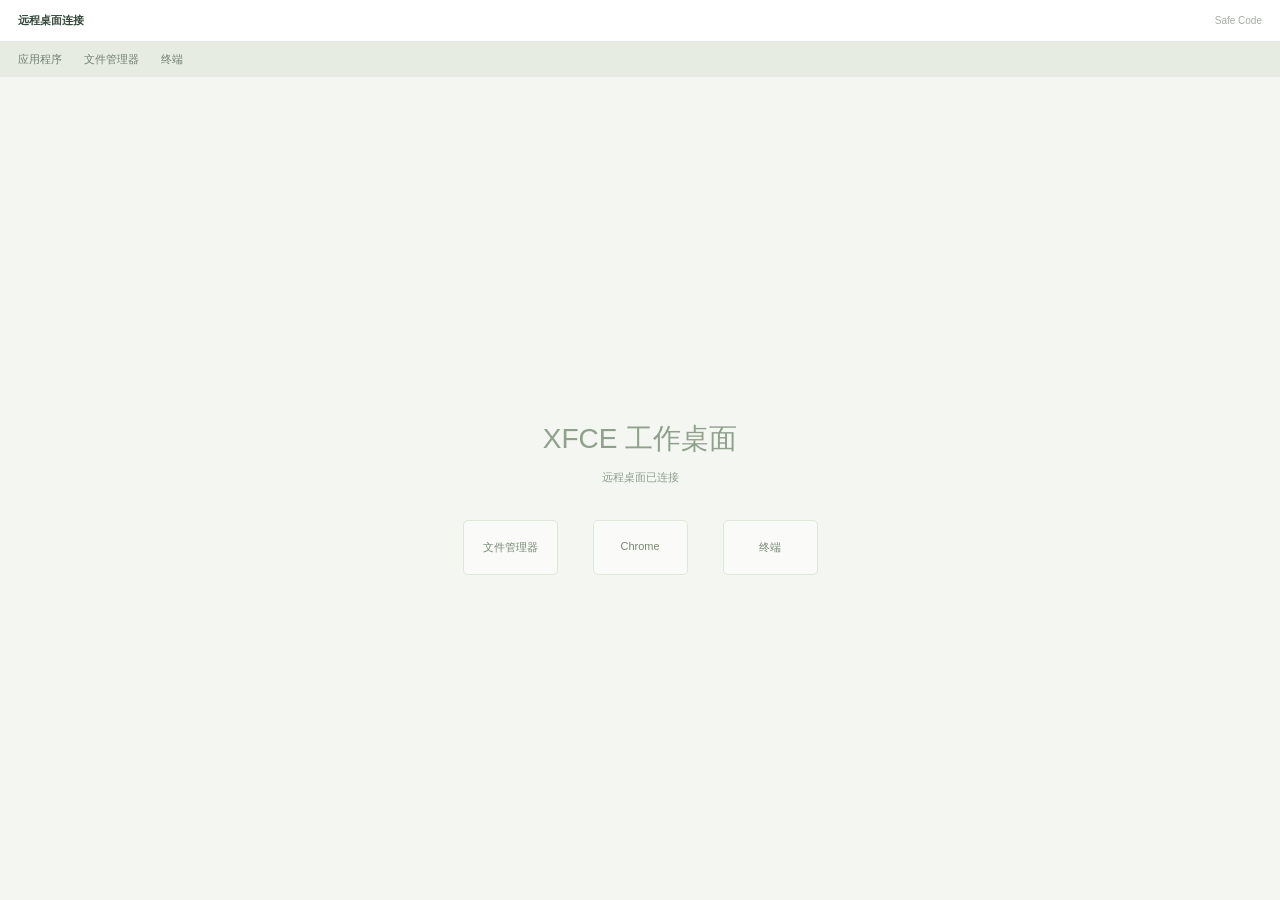
<file: client-preview.html>
<!doctype html>
<html lang="zh-CN"><head><meta charset="UTF-8"><meta name="viewport" content="width=device-width,initial-scale=1"><title>Safe Code</title><style>
*{box-sizing:border-box}body{margin:0;font:12px -apple-system,BlinkMacSystemFont,"Segoe UI","Microsoft YaHei",sans-serif;background:#f3f6f1;color:#35483a}header{height:42px;display:flex;align-items:center;justify-content:space-between;padding:0 18px;background:#fff;border-bottom:1px solid #e3e9df;font-size:11px}header span{color:#a1aca2;font-size:10px}.desktop{height:calc(100vh - 42px);display:flex;flex-direction:column}.toolbar{padding:10px 18px;background:#e7ece2;color:#6f806e;font-size:11px}.desktop-center{margin:auto;text-align:center;color:#8fa08b}.desktop-center h1{font-weight:400;font-size:28px;margin-bottom:12px}.desktop-center p{font-size:11px}.apps{display:flex;gap:35px;justify-content:center;margin-top:35px}.app-icon{background:#fff9;border:1px solid #dfe7d9;width:95px;padding:19px 8px;border-radius:5px;font-size:11px;color:#768970}.terminal{margin:0;height:calc(100vh - 42px);background:#202d25;color:#d0e0d0;padding:25px;font:13px/2 ui-monospace,Consolas,monospace;white-space:pre-wrap}.terminal small{font-family:inherit;color:#829b85;font-size:11px}.prompt{color:#88b88f}.cursor{animation:blink 1s infinite}@keyframes blink{50%{opacity:0}}[hidden]{display:none!important}
</style></head><body><header><strong id="client-title"></strong><span>Safe Code</span></header><main class="desktop" id="desktop" hidden><div class="toolbar">应用程序　　文件管理器　　终端</div><div class="desktop-center"><h1>XFCE 工作桌面</h1><p>远程桌面已连接</p><div class="apps"><div class="app-icon">文件管理器</div><div class="app-icon">Chrome</div><div class="app-icon">终端</div></div></div></main><main class="terminal" id="terminal" hidden><small>Safe Code · SSH</small>

Welcome to Ubuntu 24.04 LTS

连接成功

<span class="prompt">workspace@server:~$</span> <span class="cursor">▍</span></main><main id="cloud" hidden style="height:calc(100vh - 42px);display:flex;background:#fafbf9"><aside style="width:160px;padding:22px 16px;border-right:1px solid #e2e8e0;background:white"><strong style="font-size:16px;font-weight:500">CloudCLI</strong><p style="margin-top:30px;color:#7d8f7c">＋ 新建对话</p><p style="font-size:10px;margin-top:24px;color:#9ba797">项目 / workspace</p></aside><section style="flex:1;display:flex;flex-direction:column;padding:30px"><div style="margin:auto;text-align:center"><h1 style="font-size:25px;font-weight:400;color:#657f63">开始你的下一次创造</h1><p style="font-size:11px;color:#9aa996">在网页中使用 Claude Code</p></div><div style="padding:17px;background:white;border:1px solid #dce5d8;border-radius:6px;color:#a2aea0;font-size:11px">向 Claude 描述你的任务…</div></section></main><script>
const kind=new URLSearchParams(location.search).get('client');
const terminal=kind==='terminal';
const cloud=kind==='cloud';
document.title=cloud?'CloudCLI · Safe Code':terminal?'终端 · Safe Code':'远程桌面连接 · Safe Code';
document.querySelector('#client-title').textContent=cloud?'CloudCLI — Claude Code 网页界面':terminal?'终端 — SSH':'远程桌面连接';
document.querySelector(cloud?'#cloud':terminal?'#terminal':'#desktop').hidden=false;
</script></body></html>
</file>
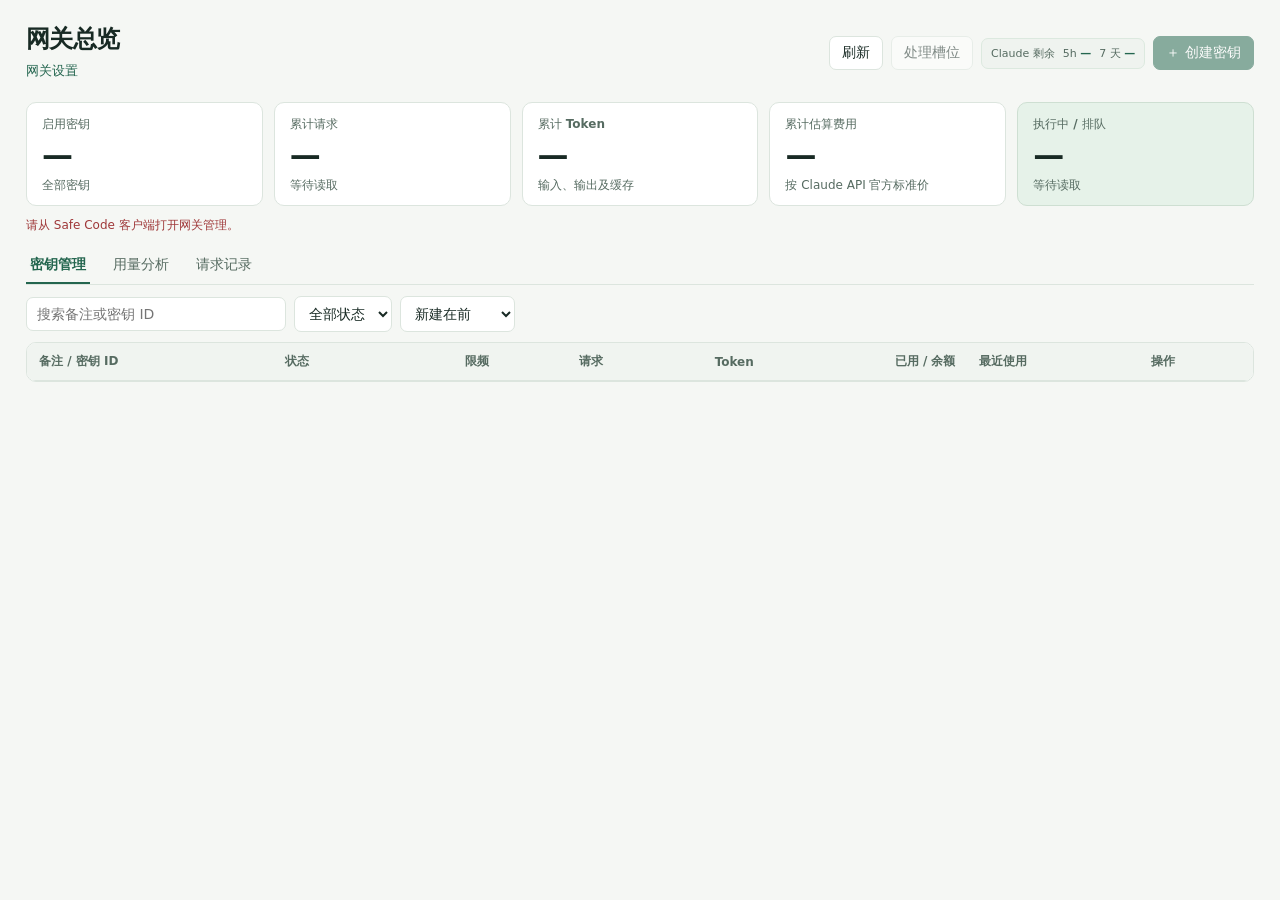
<file: gateway.html>
<!doctype html>
<html lang="zh-CN">
<head>
  <meta charset="utf-8">
  <meta name="viewport" content="width=device-width, initial-scale=1">
  <meta http-equiv="Content-Security-Policy" content="default-src 'none'; script-src 'self'; style-src 'self'; connect-src 'none'; base-uri 'none'; form-action 'none'">
  <title>Safe Code API · 网关管理</title>
  <link rel="stylesheet" href="gateway.css">
  <script src="gateway-charts.js" defer></script>
  <script src="gateway-status.js" defer></script>
  <script src="gateway.js" defer></script>
</head>
<body>
  <main>
    <header class="gateway-header">
      <div><h1>网关总览</h1><button id="gateway-settings" class="settings-link" type="button" aria-haspopup="dialog">网关设置</button></div>
      <div class="actions">
        <button id="refresh" type="button">刷新</button>
        <button id="gateway-concurrency" type="button" aria-haspopup="dialog" disabled>处理槽位</button>
        <div id="gateway-claude-limits" class="gateway-quota" role="group" aria-label="Claude 订阅剩余" tabindex="0">
          <span>Claude 剩余</span><span>5h <strong data-limit="five_hour">—</strong></span><span>7 天 <strong data-limit="seven_day">—</strong></span>
        </div>
        <button id="create-key" class="primary" type="button" disabled>＋ 创建密钥</button>
      </div>
    </header>

    <div class="metrics" aria-label="网关概览">
      <div><span>启用密钥</span><strong id="metric-keys">—</strong><small id="metric-keys-detail">全部密钥</small></div>
      <div><span id="metric-requests-label">累计请求</span><strong id="metric-requests">—</strong><small id="metric-requests-detail">等待读取</small></div>
      <div><span id="metric-tokens-label">累计 Token</span><strong id="metric-tokens">—</strong><small id="metric-tokens-detail">输入、输出及缓存</small></div>
      <div><span>累计估算费用</span><strong id="metric-cost">—</strong><small id="metric-cost-detail">按 Claude API 官方标准价</small></div>
      <div><span>执行中 / 排队</span><strong id="metric-queue">—</strong><small id="metric-queue-detail">等待读取</small></div>
    </div>

    <div id="queue-strip" class="queue-strip" hidden>
      <div><span class="queue-dot" aria-hidden="true"></span><strong id="queue-current"></strong></div>
      <progress id="queue-capacity" aria-label="并发占用" max="1" value="0"></progress>
      <span id="queue-waiting"></span>
    </div>
    <p id="status" class="notice" role="status">正在连接网关…</p>

    <nav class="tabs" aria-label="管理页面">
      <button type="button" data-view="keys" aria-current="page">密钥管理</button>
      <button type="button" data-view="analytics">用量分析</button>
      <button type="button" data-view="requests">请求记录</button>
    </nav>
    <section id="view-keys" aria-label="密钥管理">
      <div class="toolbar">
        <input type="search" id="key-search" aria-label="搜索备注或密钥 ID" placeholder="搜索备注或密钥 ID">
        <select id="key-filter" aria-label="密钥状态">
          <option value="">全部状态</option><option value="enabled">已启用</option><option value="revoked">已撤销</option>
        </select>
        <select id="key-sort" aria-label="密钥排序">
          <option value="created">新建在前</option><option value="last_used">最近使用</option>
          <option value="requests">请求数最多</option><option value="tokens">Token 最多</option>
        </select>
      </div>
      <div class="table-frame">
        <table class="keys-table">
          <thead><tr><th scope="col">备注 / 密钥 ID</th><th scope="col">状态</th><th scope="col" class="number">限频</th><th scope="col" class="number">请求</th><th scope="col" class="number">Token</th><th scope="col" class="number">已用 / 余额</th><th scope="col">最近使用</th><th scope="col">操作</th></tr></thead>
          <tbody id="key-rows"></tbody>
        </table>
        <p class="empty" id="key-empty" hidden></p>
      </div>
      <div id="key-pagination" class="pagination" hidden>
        <span id="key-count" class="muted"></span>
        <div class="actions">
          <button id="previous-keys" type="button" aria-label="上一页">‹</button>
          <span id="key-page" class="muted"></span>
          <button id="next-keys" type="button" aria-label="下一页">›</button>
        </div>
      </div>
    </section>

    <section id="view-analytics" aria-label="用量分析" hidden>
      <div class="analysis-toolbar">
        <div><h2>流量与性能</h2><p id="analysis-summary" class="muted" role="status"></p></div>
        <div id="analytics-range" class="segments" role="group" aria-label="时间范围">
          <button type="button" data-period="1h" aria-pressed="true">近 1 小时</button>
          <button type="button" data-period="24h" aria-pressed="false">近 24 小时</button>
          <button type="button" data-period="7d" aria-pressed="false">近 7 天</button>
        </div>
      </div>
      <div class="analysis-grid">
        <article class="panel traffic-panel">
          <div class="section-heading">
            <div><h3>吞吐趋势</h3><p id="traffic-summary" class="muted"></p></div>
            <select id="traffic-unit" aria-label="吞吐指标">
              <option value="tokens-rate">Token / 分钟</option><option value="requests-rate">请求 / 分钟</option>
              <option value="tokens-total">Token 总量</option><option value="requests-total">请求次数</option>
            </select>
          </div>
          <div id="traffic-chart" class="line-chart" hidden>
            <canvas tabindex="0" aria-label="吞吐趋势，可用方向键查看各时段"></canvas>
            <p class="chart-readout"></p>
          </div>
          <p id="traffic-empty" class="empty"></p>
        </article>
        <article class="panel live-panel">
          <div class="section-heading"><h3>并发与排队</h3><span class="live-label">实时</span></div>
          <div class="live-metric"><span>并发占用</span><strong id="analysis-running">—</strong><progress id="analysis-running-bar" aria-label="并发占用"></progress></div>
          <div class="live-metric"><span>排队请求</span><strong id="analysis-waiting">—</strong><progress id="analysis-waiting-bar" aria-label="排队占用"></progress></div>
          <ul id="analysis-queue" class="queue-keys"></ul>
          <p id="analysis-queue-empty" class="muted"></p>
          <p id="analysis-queue-policy" class="queue-policy muted" hidden></p>
        </article>
        <article class="panel latency-panel">
          <div class="section-heading">
            <div><h3>耗时分布</h3><p id="latency-summary" class="muted"></p></div>
            <select id="latency-metric" aria-label="耗时类型"><option value="duration_ms">处理耗时</option><option value="wait_ms">排队等待</option></select>
          </div>
          <div id="latency-bars" class="latency-bars" role="list" aria-label="耗时分布"></div>
          <p id="latency-empty" class="empty" hidden></p>
        </article>
        <article class="panel result-panel">
          <div class="section-heading"><h3>请求结果</h3><button type="button" id="analysis-view-requests">查看记录</button></div>
          <div id="outcome-chart" class="donut-layout" hidden>
            <div class="donut" role="img"><div><strong></strong><small>成功率</small></div></div>
            <ul class="chart-legend"></ul>
          </div>
          <p id="outcome-empty" class="empty" hidden></p>
        </article>
        <article class="panel errors-panel">
          <div class="section-heading"><h3>错误与限流趋势</h3><div class="inline-legend"><span class="chart-swatch tone-rose">失败</span><span class="chart-swatch tone-gold">受限</span></div></div>
          <div id="error-chart" class="line-chart" hidden>
            <canvas tabindex="0" aria-label="错误与限流趋势，可用方向键查看各时段"></canvas>
            <p class="chart-readout"></p>
          </div>
          <p id="error-empty" class="empty" hidden></p>
        </article>
        <article id="model-panel" class="panel models-panel">
          <div class="section-heading"><h3>模型用量</h3><span class="muted">历史累计</span></div>
          <div class="model-layout">
            <div id="model-share" class="donut" role="img" hidden><div><strong></strong><small>总 Token</small></div></div>
            <div class="table-scroll"><table class="model-table">
              <thead><tr><th scope="col">模型</th><th scope="col" class="number">请求</th><th scope="col" class="number">失败</th><th scope="col" class="number">Token</th><th scope="col" class="number">估算费用</th></tr></thead>
              <tbody id="model-rows"></tbody>
            </table></div>
          </div>
          <p id="model-empty" class="empty" hidden></p>
        </article>
      </div>
    </section>

    <section id="view-requests" aria-label="请求记录" hidden>
      <div class="toolbar">
        <select id="request-filter" aria-label="请求结果">
          <option value="">全部结果</option><option value="success">成功</option><option value="failed">失败</option><option value="limited">受限</option><option value="canceled">已取消</option>
        </select>
        <button id="clear-key-filter" type="button" hidden>显示所有密钥</button>
        <span id="request-caption" class="muted">最近 30 条 · 新采集的请求</span>
      </div>
      <div class="table-frame">
        <table>
          <thead><tr><th scope="col">时间</th><th scope="col">密钥</th><th scope="col">模型</th><th scope="col">结果</th><th scope="col" class="number">等待</th><th scope="col" class="number">处理耗时</th><th scope="col" class="number">Token</th></tr></thead>
          <tbody id="request-rows"></tbody>
        </table>
        <p id="request-empty" class="empty" hidden></p>
      </div>
    </section>
  </main>

  <dialog id="concurrency-dialog" aria-labelledby="concurrency-title">
    <form id="concurrency-form">
      <header class="dialog-heading"><h2 id="concurrency-title">处理槽位</h2><button type="button" class="close" data-close aria-label="关闭">×</button></header>
      <div class="dialog-content">
        <label>最大同时处理请求数<input id="concurrency-value" type="text" inputmode="numeric" pattern="[1-9][0-9]*" required></label>
        <p class="muted">所有密钥共享这些槽位。调低上限时，正在处理的请求会继续完成。</p>
        <p id="concurrency-status" class="notice" role="status"></p>
      </div>
      <footer class="dialog-footer"><button type="button" data-close>关闭</button><button class="primary" id="save-concurrency" type="submit">保存</button></footer>
    </form>
  </dialog>

  <dialog id="settings-dialog" aria-labelledby="settings-title">
    <form id="settings-form" novalidate>
      <header class="dialog-heading"><h2 id="settings-title">网关设置</h2><button type="button" class="close" data-close aria-label="关闭">×</button></header>
      <div class="dialog-content">
        <div id="settings-fields" class="settings-fields" hidden>
          <label><span id="settings-address-name">监听 IP</span><input id="settings-address" type="text" readonly></label>
          <label id="settings-bind-field" hidden>监听 IP<input id="settings-bind" type="text" readonly></label>
          <label>监听端口<input id="settings-port" type="number" min="1024" max="65535" step="1" required></label>
          <p class="muted">修改监听端口会重启网关。使用 FRP 时，需要同步修改它的目标端口。</p>
          <label>公网 HTTPS 地址<input id="settings-origin" type="url" placeholder="https://域名:端口" maxlength="400"></label>
          <p id="settings-origin-hint" class="muted">创建密钥时使用此地址。外部地址或端口变更后，请重新签发密钥。</p>
        </div>
        <p id="settings-status" class="notice" role="status"></p>
      </div>
      <footer class="dialog-footer"><button type="button" data-close>关闭</button><button id="save-origin" type="button" disabled>保存公网地址</button><button class="primary" id="save-settings" type="submit" disabled>保存监听端口</button></footer>
    </form>
  </dialog>

  <dialog id="key-editor" aria-labelledby="editor-title">
    <form id="key-form">
      <header class="dialog-heading"><h2 id="editor-title">创建密钥</h2><button type="button" class="close" data-close aria-label="关闭">×</button></header>
      <div class="dialog-content">
        <label>备注<input type="text" id="note" maxlength="120" placeholder="例如：工作笔记本"></label>
        <label>每分钟请求上限<input type="number" id="rpm" min="0" max="600" step="1" value="0" required><small>设为 0 时不限频。</small></label>
        <label id="budget-field" hidden>累计额度（美元）<input type="number" id="budget" min="0" max="1000000" step="0.01" placeholder="留空不限额" disabled><small id="budget-detail">从额度扣除估算费用。余额用完后暂停新请求。</small></label>
        <div id="activation-field" class="activation-field" hidden>
          <div class="activation-heading">
            <label for="activation-code">激活码</label>
            <a href="https://space.bilibili.com/49985881" referrerpolicy="no-referrer">关注主播</a>
          </div>
          <input id="activation-code" type="password" maxlength="128" autocomplete="off" spellcheck="false" aria-describedby="activation-detail" disabled>
          <small id="activation-detail">创建更多密钥需要激活码，关注主播可以获得激活码。</small>
        </div>
        <p id="editor-status" class="notice" role="status" hidden></p>
      </div>
      <footer class="dialog-footer"><button type="button" data-close>取消</button><button class="primary" id="save-key" type="submit">创建密钥</button></footer>
    </form>
  </dialog>

  <dialog id="issued-dialog" aria-labelledby="issued-title">
    <header class="dialog-heading"><h2 id="issued-title">密钥已创建</h2><button type="button" class="close" data-close aria-label="关闭">×</button></header>
    <div class="dialog-content">
      <p>完整密钥仅在这里显示。请复制到支持 sc2 凭证的新版 Safe Code 中使用。</p>
      <textarea id="ticket" rows="6" readonly aria-label="新建的 Safe Code API Key"></textarea>
      <p id="copy-status" class="notice" role="status" hidden></p>
    </div>
    <footer class="dialog-footer"><button type="button" data-close>完成</button><button id="copy-key" class="primary" type="button">复制密钥</button></footer>
  </dialog>

  <dialog id="usage-dialog" class="details-dialog" aria-labelledby="usage-title">
    <header class="dialog-heading"><div><h2 id="usage-title">用量详情</h2><p id="usage-key" class="muted"></p></div><button type="button" class="close" data-close aria-label="关闭用量详情">×</button></header>
    <div class="dialog-content">
      <p id="usage-status" class="notice" role="status"></p>
      <div class="table-frame">
        <table><thead><tr><th scope="col">模型</th><th scope="col" class="number">请求</th><th scope="col" class="number">失败</th><th scope="col" class="number">输入</th><th scope="col" class="number">输出</th><th scope="col" class="number">缓存读</th><th scope="col" class="number">缓存写</th><th scope="col" class="number">总 Token</th><th scope="col" class="number">估算费用</th></tr></thead>
        <tbody id="usage-rows"></tbody></table>
      </div>
    </div>
    <footer class="dialog-footer"><button type="button" id="view-key-requests">查看此密钥的请求</button><button type="button" data-close>关闭</button></footer>
  </dialog>

  <dialog id="revoke-dialog" aria-labelledby="revoke-title">
    <header class="dialog-heading"><h2 id="revoke-title">撤销密钥</h2><button type="button" class="close" data-close aria-label="关闭">×</button></header>
    <div class="dialog-content"><p id="revoke-message"></p><p id="revoke-status" class="notice" role="status" hidden></p></div>
    <footer class="dialog-footer"><button type="button" data-close>取消</button><button type="button" id="revoke-key" class="danger">撤销密钥</button></footer>
  </dialog>
</body>
</html>
</file>
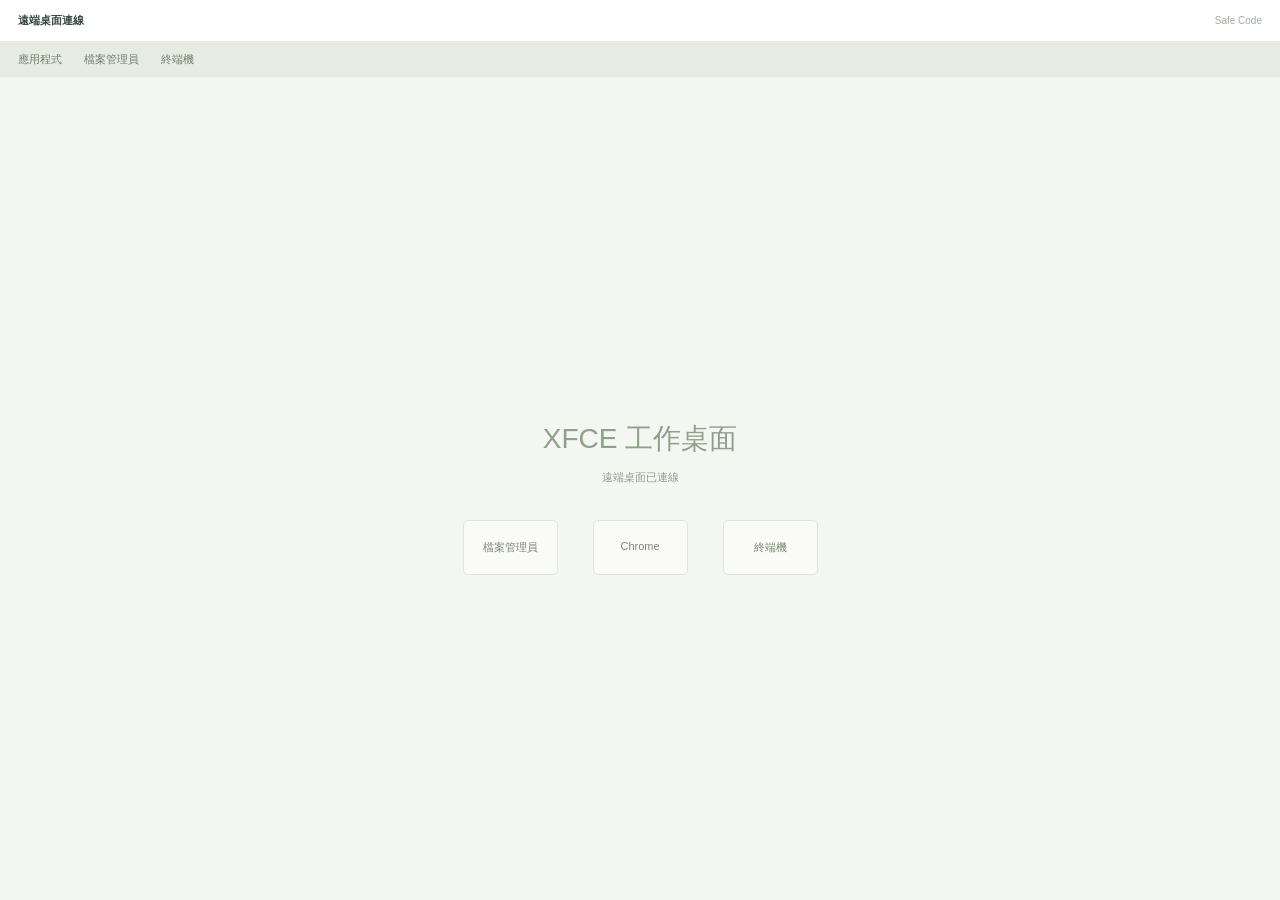
<file: web/client-preview.html>
<!doctype html>
<html lang="zh-CN"><head><meta charset="UTF-8"><meta name="viewport" content="width=device-width,initial-scale=1"><title>Safe Code</title><style>
*{box-sizing:border-box}body{margin:0;font:12px -apple-system,BlinkMacSystemFont,"Segoe UI","Microsoft YaHei",sans-serif;background:#f3f6f1;color:#35483a}header{height:42px;display:flex;align-items:center;justify-content:space-between;padding:0 18px;background:#fff;border-bottom:1px solid #e3e9df;font-size:11px}header span{color:#a1aca2;font-size:10px}.desktop{height:calc(100vh - 42px);display:flex;flex-direction:column}.toolbar{padding:10px 18px;background:#e7ece2;color:#6f806e;font-size:11px}.desktop-center{margin:auto;text-align:center;color:#8fa08b}.desktop-center h1{font-weight:400;font-size:28px;margin-bottom:12px}.desktop-center p{font-size:11px}.apps{display:flex;gap:35px;justify-content:center;margin-top:35px}.app-icon{background:#fff9;border:1px solid #dfe7d9;width:95px;padding:19px 8px;border-radius:5px;font-size:11px;color:#768970}.terminal{margin:0;height:calc(100vh - 42px);background:#202d25;color:#d0e0d0;padding:25px;font:13px/2 ui-monospace,Consolas,monospace;white-space:pre-wrap}.terminal small{font-family:inherit;color:#829b85;font-size:11px}.prompt{color:#88b88f}.cursor{animation:blink 1s infinite}@keyframes blink{50%{opacity:0}}[hidden]{display:none!important}
</style></head><body><header><strong id="client-title"></strong><span>Safe Code</span></header><main class="desktop" id="desktop" hidden><div class="toolbar">應用程式　　檔案管理員　　終端機</div><div class="desktop-center"><h1>XFCE 工作桌面</h1><p>遠端桌面已連線</p><div class="apps"><div class="app-icon">檔案管理員</div><div class="app-icon">Chrome</div><div class="app-icon">終端機</div></div></div></main><main class="terminal" id="terminal" hidden><small>Safe Code · SSH</small>

Welcome to Ubuntu 24.04 LTS

連線成功

<span class="prompt">workspace@server:~$</span> <span class="cursor">▍</span></main><main id="cloud" hidden style="height:calc(100vh - 42px);display:flex;background:#fafbf9"><aside style="width:160px;padding:22px 16px;border-right:1px solid #e2e8e0;background:white"><strong style="font-size:16px;font-weight:500">CloudCLI</strong><p style="margin-top:30px;color:#7d8f7c">＋ 新建對話</p><p style="font-size:10px;margin-top:24px;color:#9ba797">項目 / workspace</p></aside><section style="flex:1;display:flex;flex-direction:column;padding:30px"><div style="margin:auto;text-align:center"><h1 style="font-size:25px;font-weight:400;color:#657f63">開始你的下一次創造</h1><p style="font-size:11px;color:#9aa996">在網頁中使用 Claude Code</p></div><div style="padding:17px;background:white;border:1px solid #dce5d8;border-radius:6px;color:#a2aea0;font-size:11px">向 Claude 描述你的任務…</div></section></main><script>
const kind=new URLSearchParams(location.search).get('client');
const terminal=kind==='terminal';
const cloud=kind==='cloud';
document.title=cloud?'CloudCLI · Safe Code':terminal?'終端機 · Safe Code':'遠端桌面連接 · Safe Code';
document.querySelector('#client-title').textContent=cloud?'CloudCLI — Claude Code 網頁介面':terminal?'終端機 — SSH':'遠端桌面連線';
document.querySelector(cloud?'#cloud':terminal?'#terminal':'#desktop').hidden=false;
</script></body></html>
</file>
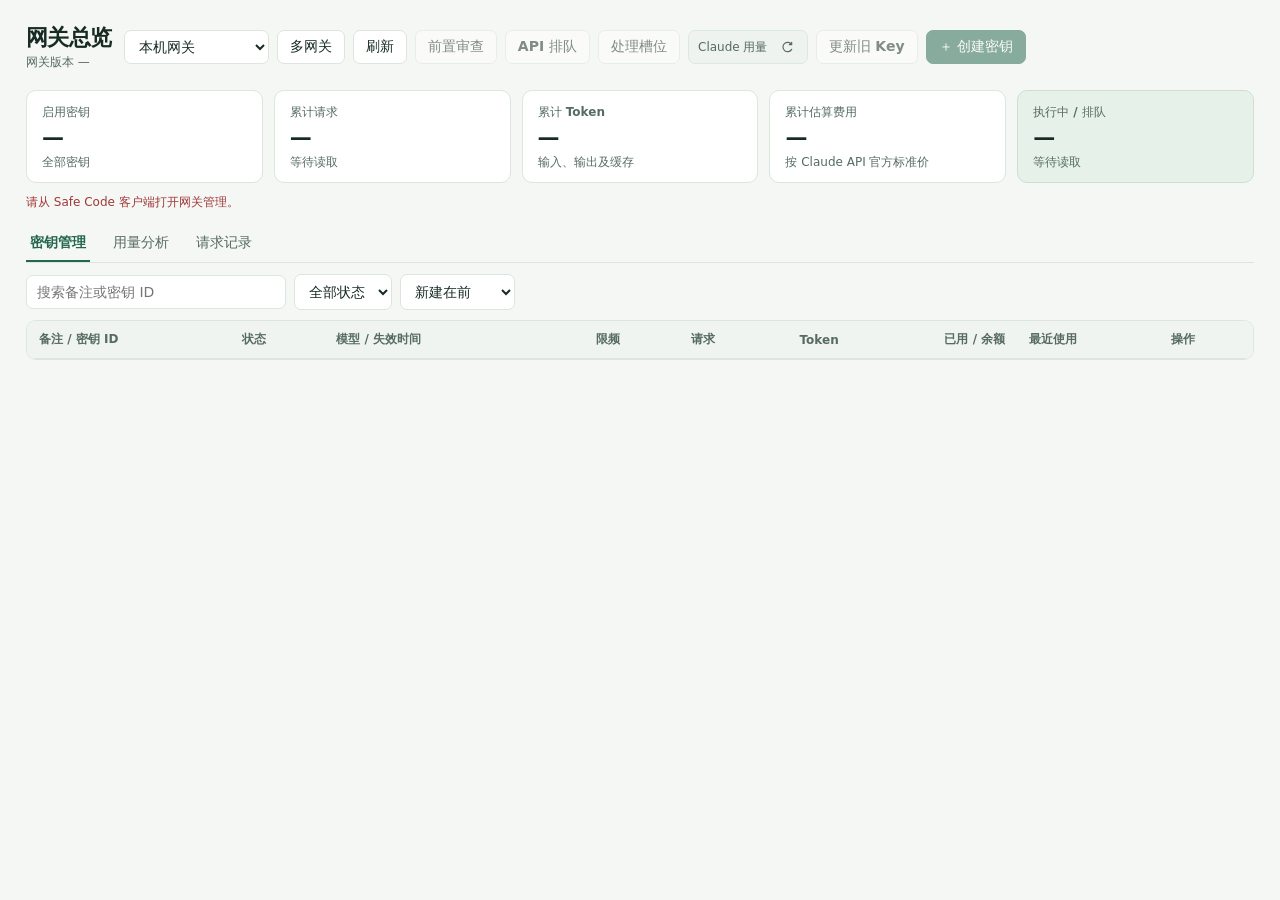
<file: web/gateway.html>
<!doctype html>
<html lang="zh-CN">
<head>
  <meta charset="utf-8">
  <meta name="viewport" content="width=device-width, initial-scale=1">
  <meta http-equiv="Content-Security-Policy" content="default-src 'none'; script-src 'self'; style-src 'self'; connect-src 'none'; base-uri 'none'; form-action 'none'">
  <title>Safe Code API · 网关管理</title>
  <link rel="stylesheet" href="gateway.css">
  <link rel="stylesheet" href="multi-gateway.css">
  <script src="gateway-charts.js" defer></script>
  <script src="gateway-status.js" defer></script>
  <script src="gateway.js" defer></script>
  <script src="multi-gateway.js" defer></script>
</head>
<body>
  <main>
    <header class="gateway-header">
      <div class="overview-heading">
        <h1>网关总览</h1>
        <span id="gateway-version">网关版本 —</span>
      </div>
      <div class="actions">
        <select id="gateway-selector" aria-label="选择网关"><option value="local">本机网关</option></select>
        <button type="button" class="mg-gear" aria-label="多网关管理" aria-haspopup="dialog">多网关</button>
        <button id="refresh" type="button">刷新</button>
        <button id="gateway-prompt-review" type="button" aria-haspopup="dialog" disabled>前置审查 <span id="prompt-review-state" hidden></span></button>
        <button id="gateway-key-queue" type="button" aria-haspopup="dialog" disabled>API 排队 <span id="key-queue-state" hidden></span></button>
        <button id="gateway-concurrency" type="button" aria-haspopup="dialog" disabled>处理槽位</button>
        <div id="gateway-claude-limits" class="gateway-quota" role="group" aria-label="Claude 订阅用量">
          <span>Claude 用量</span><span hidden>5 小时剩余 <strong data-limit="five_hour"></strong></span><span hidden>7 天剩余 <strong data-limit="seven_day"></strong></span><button type="button" class="quota-refresh" aria-label="查询 Claude 用量" title="查询 Claude 用量"><svg aria-hidden="true" viewBox="0 0 24 24" fill="none" stroke="currentColor" stroke-width="2" stroke-linecap="round" stroke-linejoin="round"><path d="M20 8a8 8 0 1 0 0 8m0-12v4h-4"/></svg></button>
        </div>
        <button id="refresh-ticket" type="button" aria-haspopup="dialog" disabled>更新旧 Key</button>
        <button id="create-key" class="primary" type="button" disabled>＋ 创建密钥</button>
      </div>
    </header>

    <div class="metrics" aria-label="网关概览">
      <div><span>启用密钥</span><strong id="metric-keys">—</strong><small id="metric-keys-detail">全部密钥</small></div>
      <div><span id="metric-requests-label">累计请求</span><strong id="metric-requests">—</strong><small id="metric-requests-detail">等待读取</small></div>
      <div><span id="metric-tokens-label">累计 Token</span><strong id="metric-tokens">—</strong><small id="metric-tokens-detail">输入、输出及缓存</small></div>
      <div><span>累计估算费用</span><strong id="metric-cost">—</strong><small id="metric-cost-detail">按 Claude API 官方标准价</small></div>
      <div><span>执行中 / 排队</span><strong id="metric-queue">—</strong><small id="metric-queue-detail">等待读取</small></div>
    </div>

    <div id="queue-strip" class="queue-strip" hidden>
      <div><span class="queue-dot" aria-hidden="true"></span><strong id="queue-current"></strong></div>
      <progress id="queue-capacity" aria-label="并发占用" max="1" value="0"></progress>
      <span id="queue-waiting"></span>
    </div>
    <p id="status" class="notice" role="status">正在连接网关…</p>

    <nav class="tabs" aria-label="管理页面">
      <button type="button" data-view="keys" aria-current="page">密钥管理</button>
      <button type="button" data-view="analytics">用量分析</button>
      <button type="button" data-view="requests">请求记录</button>
    </nav>
    <section id="view-keys" aria-label="密钥管理">
      <div class="toolbar">
        <input type="search" id="key-search" aria-label="搜索备注或密钥 ID" placeholder="搜索备注或密钥 ID">
        <select id="key-filter" aria-label="密钥状态">
          <option value="">全部状态</option><option value="enabled">已启用</option><option value="revoked">已撤销</option><option value="expired">已过期</option>
        </select>
        <select id="key-sort" aria-label="密钥排序">
          <option value="created">新建在前</option><option value="last_used">最近使用</option>
          <option value="requests">请求数最多</option><option value="tokens">Token 最多</option>
        </select>
      </div>
      <div class="table-frame">
        <table class="keys-table">
          <thead><tr><th scope="col">备注 / 密钥 ID</th><th scope="col">状态</th><th scope="col">模型 / 失效时间</th><th scope="col" class="number">限频</th><th scope="col" class="number">请求</th><th scope="col" class="number">Token</th><th scope="col" class="number">已用 / 余额</th><th scope="col">最近使用</th><th scope="col">操作</th></tr></thead>
          <tbody id="key-rows"></tbody>
        </table>
        <p class="empty" id="key-empty" hidden></p>
      </div>
      <div id="key-pagination" class="pagination" hidden>
        <span id="key-count" class="muted"></span>
        <div class="actions">
          <button id="previous-keys" type="button" aria-label="上一页">‹</button>
          <span id="key-page" class="muted"></span>
          <button id="next-keys" type="button" aria-label="下一页">›</button>
        </div>
      </div>
    </section>

    <section id="view-analytics" aria-label="用量分析" hidden>
      <div class="analysis-toolbar">
        <div><h2>流量与性能</h2><p id="analysis-summary" class="muted" role="status"></p></div>
        <div id="analytics-range" class="segments" role="group" aria-label="时间范围">
          <button type="button" data-period="1h" aria-pressed="true">近 1 小时</button>
          <button type="button" data-period="24h" aria-pressed="false">近 24 小时</button>
          <button type="button" data-period="7d" aria-pressed="false">近 7 天</button>
        </div>
      </div>
      <div class="analysis-grid">
        <article class="panel traffic-panel">
          <div class="section-heading">
            <div><h3>吞吐趋势</h3><p id="traffic-summary" class="muted"></p></div>
            <select id="traffic-unit" aria-label="吞吐指标">
              <option value="tokens-rate">Token / 分钟</option><option value="requests-rate">请求 / 分钟</option>
              <option value="tokens-total">Token 总量</option><option value="requests-total">请求次数</option>
            </select>
          </div>
          <div id="traffic-chart" class="line-chart" hidden>
            <canvas tabindex="0" aria-label="吞吐趋势，可用方向键查看各时段"></canvas>
            <p class="chart-readout"></p>
          </div>
          <p id="traffic-empty" class="empty"></p>
        </article>
        <article class="panel live-panel">
          <div class="section-heading"><h3>并发与排队</h3><span class="live-label">实时</span></div>
          <div class="live-metric"><span>并发占用</span><strong id="analysis-running">—</strong><progress id="analysis-running-bar" aria-label="并发占用"></progress></div>
          <div class="live-metric"><span>排队请求</span><strong id="analysis-waiting">—</strong><progress id="analysis-waiting-bar" aria-label="排队占用"></progress></div>
          <ul id="analysis-queue" class="queue-keys"></ul>
          <p id="analysis-queue-empty" class="muted"></p>
          <p id="analysis-queue-policy" class="queue-policy muted" hidden></p>
        </article>
        <article class="panel latency-panel">
          <div class="section-heading">
            <div><h3>耗时分布</h3><p id="latency-summary" class="muted"></p></div>
            <select id="latency-metric" aria-label="耗时类型"><option value="duration_ms">处理耗时</option><option value="wait_ms">排队等待</option></select>
          </div>
          <div id="latency-bars" class="latency-bars" role="list" aria-label="耗时分布"></div>
          <p id="latency-empty" class="empty" hidden></p>
        </article>
        <article class="panel result-panel">
          <div class="section-heading"><h3>请求结果</h3><button type="button" id="analysis-view-requests">查看记录</button></div>
          <div id="outcome-chart" class="donut-layout" hidden>
            <div class="donut" role="img"><div><strong></strong><small>成功率</small></div></div>
            <ul class="chart-legend"></ul>
          </div>
          <p id="outcome-empty" class="empty" hidden></p>
        </article>
        <article class="panel errors-panel">
          <div class="section-heading"><h3>错误与限流趋势</h3><div class="inline-legend"><span class="chart-swatch tone-rose">失败</span><span class="chart-swatch tone-gold">受限</span></div></div>
          <div id="error-chart" class="line-chart" hidden>
            <canvas tabindex="0" aria-label="错误与限流趋势，可用方向键查看各时段"></canvas>
            <p class="chart-readout"></p>
          </div>
          <p id="error-empty" class="empty" hidden></p>
        </article>
        <article id="model-panel" class="panel models-panel">
          <div class="section-heading"><h3>模型用量</h3><span class="muted">历史累计</span></div>
          <div class="model-layout">
            <div id="model-share" class="donut" role="img" hidden><div><strong></strong><small>总 Token</small></div></div>
            <div class="table-scroll"><table class="model-table">
              <thead><tr><th scope="col">模型</th><th scope="col" class="number">请求</th><th scope="col" class="number">失败</th><th scope="col" class="number">Token</th><th scope="col" class="number">估算费用</th></tr></thead>
              <tbody id="model-rows"></tbody>
            </table></div>
          </div>
          <p id="model-empty" class="empty" hidden></p>
        </article>
      </div>
    </section>

    <section id="view-requests" aria-label="请求记录" hidden>
      <div class="toolbar">
        <select id="request-filter" aria-label="请求结果">
          <option value="">全部结果</option><option value="success">成功</option><option value="failed">失败</option><option value="limited">受限</option><option value="canceled">已取消</option>
        </select>
        <button id="clear-key-filter" type="button" hidden>显示所有密钥</button>
        <span id="request-caption" class="muted">最近 30 条 · 新采集的请求</span>
      </div>
      <div class="table-frame">
        <table>
          <thead><tr><th scope="col">时间</th><th scope="col">密钥</th><th scope="col">模型</th><th scope="col">结果</th><th scope="col" class="number">等待</th><th scope="col" class="number">处理耗时</th><th scope="col" class="number">Token</th></tr></thead>
          <tbody id="request-rows"></tbody>
        </table>
        <p id="request-empty" class="empty" hidden></p>
      </div>
    </section>
  </main>

  <dialog id="prompt-review-dialog" aria-labelledby="prompt-review-title">
    <form id="prompt-review-form">
      <header class="dialog-heading"><h2 id="prompt-review-title">前置审查</h2><button type="button" class="close" data-close aria-label="关闭">×</button></header>
      <div class="dialog-content">
        <p class="muted">开启后，网关在转发前审查本轮用户文字。此设置对所有 API Key 生效。</p>
        <p>审查模型 · DeepSeek Flash</p>
        <label>DeepSeek API Key
          <input id="prompt-review-key" type="password" maxlength="512" autocomplete="new-password" placeholder="粘贴 DeepSeek API Key" spellcheck="false">
          <small id="prompt-review-key-note">开启后，本轮提示词文字会发送给 DeepSeek。</small>
        </label>
        <label class="prompt-review-switch">
          <span>安全审查</span><input id="prompt-review-enabled" type="checkbox" role="switch">
        </label>
        <label class="prompt-review-switch">
          <span><span id="prompt-review-language-label">语言替换</span><small id="prompt-review-language-note">由上方模型把通过审查的提示词翻译成英文。</small></span>
          <input id="prompt-review-language" type="checkbox" role="switch" aria-labelledby="prompt-review-language-label" aria-describedby="prompt-review-language-note" disabled>
        </label>
        <p id="prompt-review-status" class="notice" role="status" hidden></p>
      </div>
      <footer class="dialog-footer"><button type="button" data-close>取消</button><button id="save-prompt-review" class="primary" type="submit">保存</button></footer>
    </form>
  </dialog>

  <dialog id="key-queue-dialog" aria-labelledby="key-queue-title">
    <form id="key-queue-form">
      <header class="dialog-heading"><h2 id="key-queue-title">API 排队</h2><button type="button" class="close" data-close aria-label="关闭">×</button></header>
      <div class="dialog-content">
        <label class="prompt-review-switch"><span>按 API Key 排队</span><input id="key-queue-enabled" type="checkbox" role="switch"></label>
        <p class="muted">同一时间只让一把 Key 使用网关。该 Key 的请求全部结束后，连续空闲 60 秒才轮到下一把 Key。</p>
        <p id="key-queue-status" class="notice" role="status" hidden></p>
      </div>
      <footer class="dialog-footer"><button type="button" data-close>取消</button><button class="primary" id="save-key-queue" type="submit">保存</button></footer>
    </form>
  </dialog>

  <dialog id="concurrency-dialog" aria-labelledby="concurrency-title">
    <form id="concurrency-form">
      <header class="dialog-heading"><h2 id="concurrency-title">处理槽位</h2><button type="button" class="close" data-close aria-label="关闭">×</button></header>
      <div class="dialog-content">
        <label>最大同时处理请求数<input id="concurrency-value" type="text" inputmode="numeric" pattern="0|[1-9][0-9]*" required></label>
        <p class="muted">默认 0，表示网关不设处理槽位上限。设置正整数时，所有密钥共享槽位，调低上限不会中断正在处理的请求。</p>
        <p id="concurrency-status" class="notice" role="status"></p>
      </div>
      <footer class="dialog-footer"><button type="button" data-close>关闭</button><button class="primary" id="save-concurrency" type="submit">保存</button></footer>
    </form>
  </dialog>

  <dialog id="refresh-ticket-dialog" aria-labelledby="refresh-ticket-title">
    <form id="refresh-ticket-form">
      <header class="dialog-heading"><h2 id="refresh-ticket-title">更新旧 Key</h2><button type="button" class="close" data-close aria-label="关闭">×</button></header>
      <div class="dialog-content">
        <p>网关地址、端口或证书变更后，粘贴原 Key 以更新接入地址。原有用量和额度会继续保留。</p>
        <label>原接入 Key<input id="old-ticket" type="password" maxlength="2048" autocomplete="off" spellcheck="false" required></label>
        <p id="refresh-ticket-status" class="notice" role="status" hidden></p>
      </div>
      <footer class="dialog-footer"><button type="button" data-close>取消</button><button id="save-ticket" class="primary" type="submit">更新 Key</button></footer>
    </form>
  </dialog>

  <dialog id="key-editor" aria-labelledby="editor-title">
    <form id="key-form">
      <header class="dialog-heading"><h2 id="editor-title">创建密钥</h2><button type="button" class="close" data-close aria-label="关闭">×</button></header>
      <div class="dialog-content">
        <label>备注<input type="text" id="note" maxlength="120" placeholder="例如：工作笔记本"></label>
        <label>每分钟请求上限<input type="number" id="rpm" min="0" max="600" step="1" value="0" required><small>设为 0 时不限频。</small></label>
        <label id="budget-field" hidden>累计额度（美元）<input type="number" id="budget" min="0" max="1000000" step="0.01" placeholder="留空不限额" disabled><small id="budget-detail">从额度扣除估算费用。余额用完后暂停新请求。</small></label>
        <div class="key-policy-fields">
          <label><span id="model-policy-label">模型管理</span><select id="model-policy" aria-labelledby="model-policy-label"><option value="all">全部模型（网关提供）</option><option value="selected">仅允许所选模型</option></select></label>
          <label><span id="expiry-policy-label">失效时间</span><select id="expiry-policy" aria-labelledby="expiry-policy-label"><option value="never">永不过期</option><option value="scheduled">指定时间</option></select></label>
        </div>
        <div id="model-picker" hidden>
          <div class="model-picker-status"><p id="model-status" class="muted" role="status"></p><button id="reload-models" type="button" hidden>重试</button></div>
          <div id="allowed-models" class="model-options" role="group" aria-label="允许使用的模型"></div>
          <small>「Default」「Best」等自动选项由 CloudCLI 决定实际使用的模型。</small>
        </div>
        <label id="expiry-field" hidden>到期日期与时间<input id="key-expiry" type="datetime-local" max="9999-12-31T23:59" disabled required><small>按本机时区显示，到期后停止接受新请求。</small></label>
        <div id="desktop-policy" hidden>
          <label><span><input id="developer-mode" type="checkbox"> 开发者模式（自用建议打开）</span><small>用此 Key 打开桌面 Code 时，同步 CloudCLI 网页历史。</small></label>
          <label id="raw-messages-field" hidden><span><input id="raw-messages" type="checkbox"> 跳过网关附加提示词（不建议打开）</span><small>按原样将输入文字发送给 CloudCLI。</small></label>
        </div>
        <details id="project-settings" hidden>
          <summary>绑定 CloudCLI 项目</summary>
          <p><small>在 Windows 或 Mac 的 Code 里选择对应文件夹后，新会话会进入网页上的原项目。此设置需要已配对的桌面设备。</small></p>
          <p id="project-status" class="muted" role="status" hidden></p>
          <div id="project-bindings"></div>
          <button id="add-project" type="button" hidden>添加项目绑定</button>
          <button id="reload-projects" type="button" hidden>重试</button>
        </details>
        <p id="key-policy-upgrade" class="muted" hidden>请先在 Safe Code 的「网关设置」升级 VPS 网关，以设置模型权限和失效时间。</p>
        <div id="activation-field" class="activation-field" hidden>
          <div class="activation-heading">
            <label for="activation-code">激活码</label>
            <a href="https://space.bilibili.com/49985881" referrerpolicy="no-referrer">关注主播</a>
          </div>
          <input id="activation-code" type="password" maxlength="128" autocomplete="off" spellcheck="false" aria-describedby="activation-detail" disabled>
          <small id="activation-detail">创建更多密钥需要激活码，关注主播可以获得激活码。</small>
        </div>
        <p id="editor-status" class="notice" role="status" hidden></p>
      </div>
      <footer class="dialog-footer"><button type="button" data-close>取消</button><button class="primary" id="save-key" type="submit">创建密钥</button></footer>
    </form>
  </dialog>

  <dialog id="issued-dialog" aria-labelledby="issued-title">
    <header class="dialog-heading"><h2 id="issued-title">密钥已创建</h2><button type="button" class="close" data-close aria-label="关闭">×</button></header>
    <div class="dialog-content">
      <p id="issued-help">完整密钥仅在这里显示。请复制后回到 Safe Code 主界面的「API Key 接入」粘贴。</p>
      <p id="issued-origin" class="muted" hidden></p>
      <textarea id="ticket" rows="6" readonly aria-label="Safe Code API Key"></textarea>
      <p id="copy-status" class="notice" role="status" hidden></p>
    </div>
    <footer class="dialog-footer"><button type="button" data-close>完成</button><button id="copy-key" class="primary" type="button">复制密钥</button></footer>
  </dialog>

  <dialog id="usage-dialog" class="details-dialog" aria-labelledby="usage-title">
    <header class="dialog-heading"><div><h2 id="usage-title">用量详情</h2><p id="usage-key" class="muted"></p></div><button type="button" class="close" data-close aria-label="关闭用量详情">×</button></header>
    <div class="dialog-content">
      <p id="usage-status" class="notice" role="status"></p>
      <div class="table-frame">
        <table><thead><tr><th scope="col">模型</th><th scope="col" class="number">请求</th><th scope="col" class="number">失败</th><th scope="col" class="number">输入</th><th scope="col" class="number">输出</th><th scope="col" class="number">缓存读</th><th scope="col" class="number">缓存写</th><th scope="col" class="number">总 Token</th><th scope="col" class="number">估算费用</th></tr></thead>
        <tbody id="usage-rows"></tbody></table>
      </div>
    </div>
    <footer class="dialog-footer"><button type="button" id="view-key-requests">查看此密钥的请求</button><button type="button" data-close>关闭</button></footer>
  </dialog>

  <dialog id="revoke-dialog" aria-labelledby="revoke-title">
    <header class="dialog-heading"><h2 id="revoke-title">撤销密钥</h2><button type="button" class="close" data-close aria-label="关闭">×</button></header>
    <div class="dialog-content"><p id="revoke-message"></p><p id="revoke-status" class="notice" role="status" hidden></p></div>
    <footer class="dialog-footer"><button type="button" data-close>取消</button><button type="button" id="revoke-key" class="danger">撤销密钥</button></footer>
  </dialog>
</body>
</html>
</file>
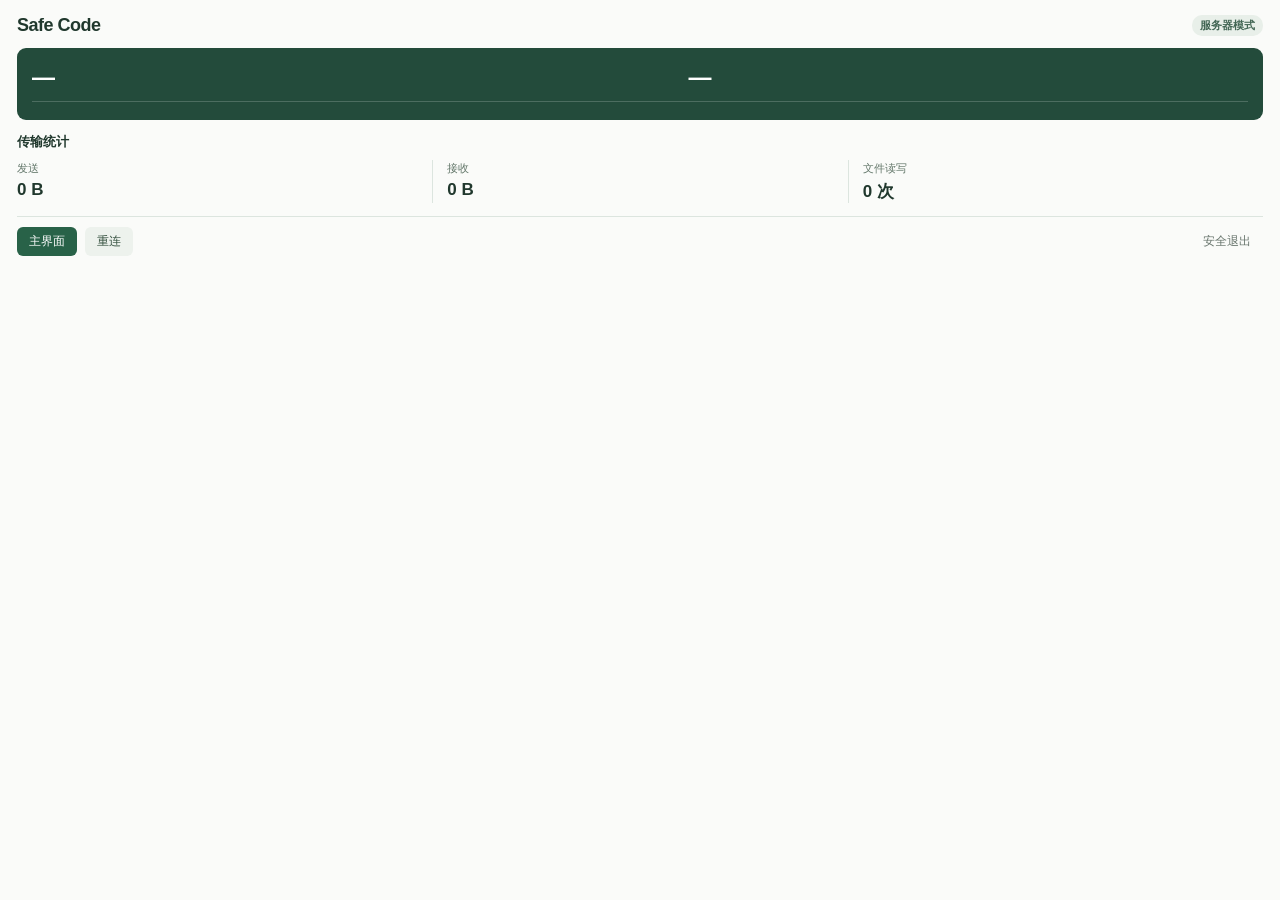
<file: web/tray.html>
<!doctype html>
<html lang="zh-CN"><head><meta charset="utf-8"><meta name="viewport" content="width=device-width,initial-scale=1">
<meta http-equiv="Content-Security-Policy" content="default-src 'none'; style-src 'unsafe-inline'; script-src 'unsafe-inline'; base-uri 'none'; form-action 'none'">
<title>Safe Code 状态</title>
<style>
*{box-sizing:border-box} :root{color-scheme:light;font:13px -apple-system,BlinkMacSystemFont,"Segoe UI","Microsoft YaHei",sans-serif;color:#20382d;background:#fafbf9;font-variant-numeric:tabular-nums}
body{margin:0} [hidden]{display:none!important} main{padding:15px 17px 11px} header,.section-title,.key,.line,footer{display:flex;align-items:center;justify-content:space-between;gap:8px}
header{margin-bottom:12px} h1{margin:0;font-size:18px;letter-spacing:-.5px} .mode{font-size:11px;font-weight:600;color:#416553;background:#e8efe9;padding:3px 8px;border-radius:10px}
.hero{background:#234b3b;color:white;border-radius:9px;padding:13px 15px 10px} .numbers{display:grid;grid-template-columns:1.15fr 1fr;gap:13px}.numbers span{display:block;color:#d0e0d5;font-size:11px}.numbers strong{display:block;font-size:23px;font-weight:600;letter-spacing:-.5px;margin-top:3px;overflow-wrap:anywhere}.line{border-top:1px solid #ffffff30;margin-top:10px;padding-top:8px;font-size:11px;color:#dce9df}.line b{font-weight:500;color:#fff}
section{margin-top:13px}.section-title{margin-bottom:4px}.section-title h2{margin:0;font-size:13px}.meta,th{font-size:11px;color:#63776a;font-weight:500}.scroll{max-height:114px;overflow:auto;scrollbar-width:thin}.key{padding:6px 0;border-bottom:1px solid #e3e9e3}.key:last-child{border:0}.key-name{display:flex;align-items:center;gap:7px;min-width:0}.name{white-space:nowrap;overflow:hidden;text-overflow:ellipsis}.active{font-size:10px;color:#2f694c;white-space:nowrap;background:#e7f0e8;border-radius:4px;padding:1px 5px}.amount{font-weight:600;white-space:nowrap}
table{width:100%;border-collapse:collapse;table-layout:fixed;font-size:12px}th,td{text-align:right;padding:5px 0 5px 6px}th{position:sticky;top:0;background:#fafbf9}th:first-child,td:first-child{text-align:left;width:47%;padding-left:0;overflow:hidden;text-overflow:ellipsis;white-space:nowrap}td{border-top:1px solid #e3e9e3}th:last-child{width:25%}.hint{color:#63776a;font-size:12px;padding:6px 0;margin:0}.metrics{display:grid;grid-template-columns:repeat(3,minmax(0,1fr));margin:9px 0 0}.metrics b{display:block;font-size:17px;margin-top:4px}.metrics div+div{border-left:1px solid #dce5df;padding-left:14px}
footer{margin-top:13px;padding-top:10px;border-top:1px solid #dce5df;justify-content:flex-start}button{font:inherit;font-size:12px;font-weight:550;color:#365240;background:#edf2ed;border:0;border-radius:6px;padding:6px 12px;cursor:pointer}button:hover{background:#dfe9e0}button:focus-visible{outline:2px solid #44855e;outline-offset:1px}.primary{background:#286248;color:#fff}.primary:hover{background:#20553e}button:disabled{opacity:.56;cursor:default}.quiet{margin-left:auto;background:transparent;color:#67746c}.details{max-height:265px;overflow:auto;scrollbar-width:thin}
</style></head><body><main>
<header><h1>Safe Code</h1><span class="mode" id="mode">服务器模式</span></header>
<div class="hero"><div class="numbers"><div><span id="label1"></span><strong id="value1">—</strong></div><div><span id="label2"></span><strong id="value2">—</strong></div></div><div class="line"><span id="state"></span><b id="elapsed"></b></div></div>
<div class="details"><div id="api" hidden>
<section><div class="section-title"><h2>已保存的 Key</h2><span class="meta" id="count"></span></div><div id="keys" class="scroll"></div></section>
<section><div class="section-title"><h2>模型用量</h2><span class="meta">当前 Key 累计</span></div><div class="scroll"><table id="table" hidden><thead><tr><th>模型</th><th>Token</th><th>费用 · USD</th></tr></thead><tbody id="models"></tbody></table><p class="hint" id="note"></p></div></section>
</div><div id="server"><section><div class="section-title"><h2>传输统计</h2></div><div class="metrics"><div><span class="meta">发送</span><b id="sent">0 B</b></div><div><span class="meta">接收</span><b id="received">0 B</b></div><div><span class="meta">文件读写</span><b id="files">0 次</b></div></div></section><section id="codex" hidden><div class="section-title"><h2>Codex 接入</h2><span id="codexState"></span></div><p class="hint" id="codexDetail"></p></section></div></div>
<footer><button class="primary" id="home">主界面</button><button id="secondary">重连</button><button class="quiet" id="quit">安全退出</button></footer>
</main><script>
'use strict';
const $=id=>document.getElementById(id);
const set=(id,value)=>{if($(id).textContent!==value)$(id).textContent=value};
const send=(op,args={})=>{const msg={op,...args};if(window.webkit?.messageHandlers.tray)webkit.messageHandlers.tray.postMessage(msg);else window.chrome?.webview?.postMessage(msg)};
const fmt=new Intl.NumberFormat('zh-CN');
const usd=new Intl.NumberFormat('en-US',{style:'currency',currency:'USD',maximumFractionDigits:4});
const money=n=>n>0&&n<100000?'< $0.0001':usd.format(n/1e9);
const remaining=b=>b.remainingNanos===null?'不限额':money(b.remainingNanos);
const duration=s=>[Math.floor(s/3600),Math.floor(s/60)%60,s%60].map(n=>String(n).padStart(2,'0')).join(':');
const bytes=n=>{for(const [unit,size] of [['GB',1073741824],['MB',1048576],['KB',1024]])if(n>=size)return (n/size).toFixed(1)+' '+unit;return n+' B'};
let generation=0, apiMode=null, start=null, loading=false;
let entries=[], outstanding=0;
function node(tag,text,cls){const el=document.createElement(tag);el.textContent=text;if(cls)el.className=cls;return el}
function hint(id,msg){$(id).replaceChildren(node('p',msg,'hint'))}
function modelUsage(balance){
 const rows=balance?.models??[];$('table').hidden=!rows.length;$('note').hidden=!!rows.length;
 set('note',balance?(balance.models?'暂无模型用量':'网关未提供模型明细'):'暂时无法查询用量');
 $('models').replaceChildren(...rows.map(m=>{
  const tr=document.createElement('tr'), name=node('td',m.model);name.title=m.model;
  const fee=m.unpricedTokens?(m.costNanos?money(m.costNanos)+' + 未计价':'未计价'):money(m.costNanos);
  tr.append(name,node('td',fmt.format(m.input+m.output+m.cacheRead+m.cacheWrite)),node('td',fee));return tr;
 }));
}
function refresh(interactive=false){
 ++generation; entries=[];outstanding=0;loading=true;$('secondary').disabled=true;
 set('value1','—');set('value2','—');set('count','');hint('keys','正在读取…');$('table').hidden=true;$('note').hidden=false;set('note','正在读取…');
 send('keys',{generation,interactive});
}
function finished(){loading=false;$('secondary').disabled=false}
window.trayKeys=(g,list)=>{
 if(g!==generation||!apiMode)return;
 if(!Array.isArray(list)){hint('keys',list?.locked?'点「刷新用量」授权访问 macOS 钥匙串。':'暂时无法读取 Key');modelUsage(null);if(list?.locked)set('note','授权后显示模型用量');finished();return}
 entries=list;outstanding=list.length;set('count',list.length+' 把');$('keys').replaceChildren();
 if(!list.length){hint('keys','尚未保存 Key');finished()}
 if(!list.some(e=>e.current)){$('note').hidden=false;set('note','尚未选择当前 Key')}
 list.forEach((e,i)=>{
  const row=node('div','','key'), name=node('div','','key-name'),label=node('span',e.name,'name');label.title=e.name;name.append(label);
  if(e.current)name.append(node('span','当前','active'));
  row.append(name,node('span','查询中…','amount'));$('keys').append(row);send('balance',{generation:g,index:i,id:e.id});
 });
};
window.trayBalance=(g,i,b)=>{
 if(g!==generation||!apiMode||!entries[i])return;
 $('keys').children[i].lastElementChild.textContent=b?remaining(b):'暂不可用';
 if(entries[i].current){set('value1',b?remaining(b):'—');set('value2',b?money(b.usedNanos):'—');modelUsage(b)}
 if(--outstanding===0)finished();
};
window.trayStatus=(data,opened=false)=>{
 const api=!!data.apiMode, changed=apiMode!==api||start!==data.startedAt;
 apiMode=api;start=data.startedAt;
 $('api').hidden=!api;$('server').hidden=api;set('mode',api?'API Key 接入':'服务器模式');set('secondary',api?'刷新用量':'重连');
 if(api){
  set('label1','当前 Key 余额');set('label2','累计已用');set('state',data.running&&data.connection?.gatewayConnected?'连通成功':'连通失败');
  set('elapsed',start?'本次接入  '+duration(Math.max(0,Math.floor((Date.now()-start)/1000))):'本次接入  —');
  if(changed||opened)refresh();
 }else{
  if(changed){generation++;finished()}
  const m=data.mount??{};set('label1','挂载目录');set('value1',(m.count??0)+' 个');set('label2','挂载时长');set('value2',duration(Math.floor(m.durationSeconds??0)));
  set('state',m.message||'未挂载目录');set('elapsed',data.host?.enabled?'本机控制已启用':m.activeTransfers?'传输中 '+m.activeTransfers+' 项':'');
  set('sent',bytes(m.bytesToServer??0));set('received',bytes(m.bytesToLocal??0));set('files',fmt.format(m.completedFiles??0)+' 次');
  const c=data.codex;$('codex').hidden=!c?.visible;if(c?.visible){set('codexState',c.state);set('codexDetail',c.duration+' · '+c.detail)}
 }
 $('quit').disabled=!!data.exiting;
};
$('home').onclick=()=>send('home');$('quit').onclick=()=>send('quit');$('secondary').onclick=()=>apiMode?refresh(true):send('reconnect');
document.addEventListener('keydown',e=>{if(e.key==='Escape')send('close')});
new ResizeObserver(()=>send('size',{height:Math.ceil(document.querySelector('main').getBoundingClientRect().height)})).observe(document.querySelector('main'));
send('ready');
</script></body></html>
</file>
<file: styles.css>
:root{--green:#2c7455;--ink:#28322c;--muted:#929a94;--border:#e9ede9;--pale:#f2f6f2}*{box-sizing:border-box;scrollbar-width:none!important;-ms-overflow-style:none!important}html,body{overflow:hidden!important;height:100%!important;scrollbar-width:none!important;-ms-overflow-style:none!important}*::-webkit-scrollbar,html::-webkit-scrollbar,body::-webkit-scrollbar{display:none!important;width:0!important;height:0!important}body{margin:0;min-height:100vh;min-height:100svh;display:grid;place-items:center;background:#fafbfa;color:var(--ink);font:13px -apple-system,BlinkMacSystemFont,"Segoe UI","PingFang SC","Microsoft YaHei",sans-serif;-webkit-font-smoothing:antialiased;padding:28px 16px}button,input{font:inherit}button{cursor:pointer}button:focus-visible{outline:2px solid #4d9c77;outline-offset:3px}button:disabled{cursor:default}button{transition:background .18s,color .18s}.window{width:360px;height:536px;max-width:100%;background:#fff;border:1px solid #e1e7e2;border-radius:9px;box-shadow:0 12px 50px #273b2b08,0 2px 7px #273b2b04;overflow:hidden!important;transition:width .35s ease,height .35s ease}.window.wide{width:740px;height:634px}.titlebar{height:43px;display:flex;align-items:center;justify-content:space-between;padding-left:17px;border-bottom:1px solid #f0f2ef;user-select:none}.app-name{font-size:11px;font-weight:500;display:flex;align-items:center;gap:7px;color:#6d776f}.app-icon{width:16px;height:16px;border-radius:4px;background:var(--green);color:white;display:grid;place-items:center;font-size:13px;font-weight:550;line-height:1}.close{height:42px;width:45px;background:none;border:0;color:#929a94;font-size:19px;font-weight:300}.close:hover{background:#faeeec;color:#b44d44}.screen{height:calc(100% - 43px);padding:31px 31px 18px;display:flex;flex-direction:column;overflow:hidden}.intro{text-align:center}.logo{width:43px;height:43px;display:flex;align-items:center;justify-content:center;border-radius:11px;background:var(--green);color:#fff;font-size:28px;letter-spacing:-4px;font-weight:500;padding-right:4px;margin:0 auto 13px}.logo>span{margin-top:7px}h1{margin:0;font-size:23px;letter-spacing:-.6px;font-weight:600}.intro p{margin:9px 0 0;color:var(--muted);font-size:11px}.declaration{margin:27px 0 0;padding:19px 0;border-top:1px solid var(--border);border-bottom:1px solid var(--border)}h2{font-weight:550;font-size:12px;margin:0}.declaration p{font-size:12px;line-height:1.95;color:#7c877f;margin:12px 0 0}.declaration strong{color:#56655b;font-weight:500}.bottom-actions{margin-top:auto;padding-top:23px}.primary{display:flex;align-items:center;justify-content:center;gap:19px;width:100%;border:1px solid var(--green);background:var(--green);color:white;height:39px;border-radius:4px;font-size:12px;font-weight:450}.primary>span{font-size:16px;font-weight:300}.primary:hover:not(:disabled){background:#235f45}.primary:disabled{opacity:.65}.plain{display:block;border:0;background:none;color:#959d97;font-size:11px;margin:13px auto 0;padding:4px 9px}.plain:hover{color:var(--green)}.demo-caption{display:block;text-align:center;color:#b2b9b3;font-size:9px;margin-top:17px;letter-spacing:.1px}.login-heading{margin-top:7px;margin-bottom:26px}.kicker{font-size:10px;color:#87958a}.login-heading h1{font-size:24px;margin:10px 0}.login-heading p{color:var(--muted);font-size:11px;margin:0}label{display:block;color:#758078;font-size:11px;margin-bottom:7px}input{display:block;width:100%;height:39px;border:1px solid #e0e6e1;border-radius:4px;background:#fff;padding:0 11px;color:var(--ink);font-size:12px;outline:0;margin-bottom:17px}input:focus{border-color:#6b9b7e;box-shadow:0 0 0 2px #2c745508}input::placeholder{color:#b0b8b1;font-size:11px}input:disabled{background:#f8faf8}.password-wrap{position:relative}.password-wrap input{padding-right:48px;margin-bottom:0}.reveal{position:absolute;right:7px;top:0;height:39px;padding:0 5px;font-size:10px;border:0;background:none;color:#939f95}.connection-message{height:41px;padding-top:12px;font-size:10px;color:#a2aaa3}.connection-message.connecting{color:var(--green)}.connection-message.error{color:#ad6854}.back{margin-top:15px}.login-heading+.form{margin:0}.workspace{height:calc(100% - 43px);display:flex;flex-direction:column;padding:27px 30px 0}.connected-header{display:flex;align-items:center;justify-content:space-between;border-bottom:1px solid var(--border);padding-bottom:24px;gap:15px}.connection-label{display:flex;align-items:center;gap:7px;color:var(--green);font-size:11px}.status-dot{width:6px;height:6px;border-radius:50%;background:#4b9165}.connected-header h1{font-size:24px;font-weight:500;letter-spacing:-.6px;margin:9px 0 6px;overflow-wrap:anywhere}.connected-header p{color:#9aa39c;font-size:10px;margin:0}.separator{color:#c5cdc6;margin:0 8px}.text-button{font-size:10px;color:#9ca69e;border:0;background:none;padding:7px 0;white-space:nowrap}.text-button:hover{color:var(--green)}.deployment-heading{display:flex;align-items:center;justify-content:space-between;padding:20px 0 5px;gap:10px}.deployment-heading h2{font-size:12px}.deployment-heading>span{color:#a4ada5;font-size:10px}.steps{flex:1;min-height:0;overflow-y:auto;scrollbar-width:none;-ms-overflow-style:none}.step{display:flex;align-items:center;gap:15px;padding:17px 0;border-bottom:1px solid var(--border);min-height:65px}.step:last-child{border:0}.step-number{width:26px;height:26px;display:grid;place-items:center;border-radius:50%;background:#f5f7f4;color:#9ba89c;font-size:10px;flex-shrink:0}.step-copy{flex:1;min-width:0}.step-copy h3{font-size:12px;font-weight:500;margin:0 0 5px}.step-copy h3 span{font-size:9px;color:#a6afa7;font-weight:400;margin-right:8px}.step-copy p{font-size:10px;color:#9ca69e;margin:0;line-height:1.5}.deploy-button{border:1px solid #dde6de;background:#fff;color:#6a7f6e;border-radius:4px;font-size:10px;padding:7px 12px;white-space:nowrap;min-width:74px}.deploy-button:hover:not(:disabled){background:var(--pale)}.deploy-button:disabled{color:#aeb7af;border-color:#ecf0eb}.step.done .step-number{background:#eff6ee;color:var(--green);font-size:13px}.step.done .deploy-button{border-color:transparent;color:#6a9375}.step.running .step-number{color:var(--green);animation:pulse 1s infinite}.step.running .deploy-button{border-color:transparent;color:var(--green)}.deploy-footer{border-top:1px solid var(--border);display:flex;align-items:center;justify-content:space-between;padding:17px 0;gap:15px}.deploy-footer>div>span{color:#687e6d;font-size:11px}.deploy-footer p{font-size:9px;color:#a6aea7;margin:6px 0 0}.deploy-footer .primary{width:127px;height:36px;font-size:11px;flex-shrink:0;gap:14px}.workspace-bottom{margin:0 -30px;padding:11px 30px;border-top:1px solid #edf0ed;background:#fcfdfb;display:flex;justify-content:space-between;font-size:8px;letter-spacing:.3px;color:#adb7ae;gap:15px}[hidden]{display:none!important}@keyframes pulse{50%{opacity:.35}}@media(max-width:550px){body{padding:18px 12px}.window.wide{height:634px}.workspace{padding:23px 20px 0}.connected-header h1{font-size:21px}.connected-header{padding-bottom:20px}.deployment-heading{padding-top:17px}.step{gap:9px;padding:16px 0}.step-copy p{font-size:9px}.step-copy h3{font-size:11px}.step-copy h3 span{display:none}.deploy-button{padding:7px 8px;min-width:64px;font-size:9px}.workspace-bottom{margin:0 -20px;padding:11px 20px}.deploy-footer .primary{width:108px}.deployment-heading>span{font-size:9px}.deploy-footer p{max-width:170px;line-height:1.6}}@media(prefers-reduced-motion:reduce){*{transition:none!important;animation:none!important}}
/* 网页仅作为演示画布；小于软件宽度时，窗口仍完整留在画布内。 */
.window{max-width:calc(100vw - 32px)}
.step{padding-top:10px;padding-bottom:10px;min-height:56px}

.step-copy p.task-log{font-family:ui-monospace,SFMono-Regular,Consolas,"Microsoft YaHei",monospace;font-size:9px;color:#7e9383;overflow:hidden;text-overflow:ellipsis;white-space:nowrap}.step.running .task-log{color:var(--green)}

.batch-actions{display:flex;align-items:center;gap:15px}.task-checkbox{appearance:auto;accent-color:var(--green);width:14px;height:14px;margin:0;flex-shrink:0;padding:0;border:0;box-shadow:none;cursor:pointer}.task-checkbox:disabled{cursor:not-allowed}.step.unselectable .step-copy,.step.unselectable .step-number{opacity:.5}.step{min-height:52px;padding-top:9px;padding-bottom:9px}.deploy-footer .batch-actions{flex-shrink:0}.batch-actions .text-button{font-size:11px}

/* 软件标题栏与两种工作模式 */
.window-controls{height:42px;display:flex;align-items:center}.window-control{width:42px;height:42px;display:grid;place-items:center;border:0;background:transparent;color:#929a94;font-size:18px;font-weight:300}.window-control:hover{background:#f0f3ef}.window-control svg{width:15px;height:15px;fill:none;stroke:currentColor;stroke-width:1}.window-control.is-maximized svg{transform:translate(-1px,1px);filter:drop-shadow(2px -2px 0 #c1c9c2)}.titlebar .app-name{font-size:12px;color:#56635b}.intro{padding-top:25px;padding-bottom:13px}.window.maximized{width:calc(100vw - 32px);height:calc(100svh - 56px)}#restore-window{position:fixed;bottom:16px;left:50%;transform:translateX(-50%);border:1px solid #dce4dd;border-radius:5px;background:#fff;padding:12px 20px;font-size:12px;color:var(--green)}#restore-window span{font-size:10px;color:#9aa69c;margin-left:20px}.connected-header{border-bottom:0;align-items:stretch;padding-bottom:20px;gap:22px}.connection-card{border:1px solid #e5eae5;border-radius:5px;padding:15px 19px;flex:1;min-width:0;background:#fcfdfb}.connected-header h1{font-size:22px;margin:8px 0}.mode-buttons{display:flex;flex-direction:column;gap:9px;width:127px;justify-content:center;flex-shrink:0}.mode-button{width:100%;height:36px;display:grid;place-items:center;border:1px solid var(--green);border-radius:4px;background:var(--green);font-size:11px;color:#fff}.mode-button:hover{background:#235f45}.mode-button.active{background:#eff1ee;border-color:#e7ebe6;color:#929b93;cursor:default}.deployment-panel{display:flex;flex-direction:column;flex:1;min-height:0;border-top:1px solid var(--border)}.deployment-heading{padding-top:15px}.step{min-height:48px;padding-top:7px;padding-bottom:7px}.workspace-bottom{flex-shrink:0}.maintenance-panel{display:flex;flex-direction:column;flex:1;min-height:0;overflow-y:auto;border-top:1px solid var(--border);padding-top:20px}.maintenance-heading h2{font-size:13px}.maintenance-heading p{font-size:10px;color:#9ca69e;margin:7px 0 19px}.maintenance-cards{display:grid;grid-template-columns:repeat(3,minmax(0,1fr));gap:12px}.maintenance-card{background:#fff;border:1px solid #e2e8e2;border-radius:5px;padding:19px 12px;text-align:left;min-width:0;color:var(--ink)}.maintenance-card:hover{background:#f5f8f3;border-color:#b8cfbd}.maintenance-card svg{width:21px;height:21px;fill:none;stroke:#799180;stroke-width:1.4;stroke-linecap:round;stroke-linejoin:round;margin-bottom:14px}.maintenance-card h3{font-size:12px;font-weight:500;margin:0 0 7px}.maintenance-card p{font-size:9px;color:#9ca79e;margin:0;line-height:1.7}.maintenance-card>span{display:block;font-size:10px;color:var(--green);margin-top:19px}.maintenance-note{font-size:9px;color:#a8b1a9;margin-top:auto;padding-top:17px;padding-bottom:9px;line-height:1.6}.maintenance-result{margin-top:17px;border:1px solid #e4eae4;border-radius:5px;padding:12px 16px}.result-heading{display:flex;align-items:center;justify-content:space-between;margin-bottom:10px}.result-heading h3{font-size:11px;font-weight:500;margin:0}.credential-row{display:flex;align-items:center;justify-content:space-between;gap:15px;padding:9px 0;border-top:1px solid #eff2ec;font-size:10px;color:#8e9b91}.credential-row code{font-size:11px;color:#5c7262}.terminal-demo{font-family:ui-monospace,Consolas,monospace;background:#28372e;color:#d0e0d1;border-radius:3px;padding:13px;font-size:10px;line-height:1.9;margin:0;white-space:pre-wrap;overflow-wrap:anywhere}.desktop-demo{background:#eff4ec;border:1px solid #e1e7dc;border-radius:3px;overflow:hidden}.desktop-demo-bar{background:#e2e9df;padding:7px 10px;font-size:9px;color:#70816c}.desktop-demo-message{text-align:center;padding:22px 8px;color:#6a8269;font-size:14px}.desktop-demo-message p{font-size:9px;color:#95a48f;margin:9px 0 0}@media(max-width:550px){.mode-buttons{width:105px}.connected-header{gap:12px}.connection-card{padding:13px}.connected-header h1{font-size:18px}.connected-header p{font-size:9px}.separator{margin:0 4px}.maintenance-cards{gap:7px}.maintenance-card{padding:16px 10px}.maintenance-card p{font-size:8px}.maintenance-card h3{font-size:11px}.connection-label{font-size:10px}}

.account-window{padding:0;width:352px;max-width:calc(100vw - 40px);border:1px solid #dce4dd;border-radius:7px;color:var(--ink);background:#fff;box-shadow:0 15px 65px #253d2b18;outline:0}.account-window::backdrop{background:#23382b20}.account-body{padding:25px 27px}.account-body h2{font-size:18px;font-weight:500;margin:0 0 10px}.account-description{font-size:11px;color:#9aa59c;margin:0 0 22px}.account-body .credential-row{padding:15px 0}.account-body .credential-row code{font-size:12px}.account-demo{font-size:9px;color:#a5afa6;margin:17px 0 24px}.account-body .primary{height:35px}.account-window .titlebar{height:40px}.account-window .close{height:39px}

.client-window{padding:0;width:800px;height:490px;max-width:calc(100vw - 44px);max-height:calc(100svh - 60px);border:1px solid #dce4dd;border-radius:6px;overflow:hidden;box-shadow:0 15px 65px #253d2b18;outline:none}.client-window::backdrop{background:#23382b20}.client-window iframe{display:block;width:100%;height:calc(100% - 43px);border:0;background:#fff}

.credential-value{display:flex;align-items:center;gap:11px;min-width:0}.copy-button{width:24px;height:26px;padding:4px;display:grid;place-items:center;border:0;border-radius:3px;background:transparent;color:#8b9d8f;flex-shrink:0}.copy-button:hover{background:#eef4ed;color:var(--green)}.copy-button svg{width:16px;height:16px;fill:none;stroke:currentColor;stroke-width:1.3;stroke-linecap:round;stroke-linejoin:round}.connected-header{gap:12px}.connection-card{flex:1.1;min-width:0;padding:15px}.network-card{flex:1;min-width:0;border:1px solid #e5eae5;background:#fcfdfb;border-radius:5px;padding:12px 14px}.network-top{display:flex;gap:23px;padding-bottom:10px;border-bottom:1px solid #e8ede6}.network-top>div{flex:1}.metric-label{display:block;font-size:9px;color:#8f9c92;white-space:nowrap}.metric-label small{font-size:7px;margin-left:3px;color:#b2bab2}.network-top strong{display:block;font-size:18px;font-weight:500;color:#577661;margin-top:5px}.network-top strong small{font-size:9px;font-weight:400;color:#94a396}.ip-intel{padding-top:8px}.ip-intel-label{display:flex;justify-content:space-between;gap:8px;font-size:8px;color:#a0aba1}.ip-intel-label>span:last-child{color:#91a28f;font-size:7px}.ip-intel-data{display:flex;align-items:center;justify-content:space-between;gap:10px;margin:5px 0}.ip-intel-data>span{font-size:10px;color:#728875;white-space:nowrap;overflow:hidden;text-overflow:ellipsis}.ip-intel-data strong{font-size:15px;font-weight:500;color:#477954;white-space:nowrap}.ip-intel-data small{font-size:8px;font-weight:400;color:#a1ada0}.ip-intel a{font-size:7px;color:#aab5a8;text-decoration:none}.ip-intel a:hover{color:var(--green)}.rating-disclosure{color:#a1aaa1;font-size:8px;line-height:1.6;margin:0 0 12px}.connection-message{height:32px}.connected-header .connection-label{font-size:10px}.connected-header .connection-card h1{font-size:20px;margin-top:12px}.connected-header .connection-card p{font-size:9px;line-height:1.6}.connected-header .separator{margin:0 4px}.network-card{align-self:stretch}.mode-buttons{width:112px}.connected-header{padding-bottom:16px}.step{min-height:44px;padding-top:6px;padding-bottom:6px}@media(max-width:650px){.connected-header{gap:8px}.connection-card{padding:12px 10px;flex:1.1}.network-card{padding:10px;flex:1}.mode-buttons{width:88px}.mode-button{font-size:10px}.connected-header .connection-card h1{font-size:17px}.connected-header .connection-card p{font-size:8px}.network-top{gap:8px}.metric-label{font-size:8px}.metric-label small{font-size:6px;margin-left:1px}.ip-intel-data{gap:4px}.ip-intel-data>span{font-size:8px}.network-top strong{font-size:17px}.ip-intel-label{font-size:7px}.workspace{padding-left:20px;padding-right:20px}.workspace-bottom{margin-left:-20px;margin-right:-20px;padding-left:20px;padding-right:20px}}@media(max-width:470px){.connected-header{flex-wrap:wrap}.connection-card,.network-card{flex:1;min-width:125px}.mode-buttons{flex-direction:row;width:100%}.mode-button{flex:1;height:29px}.connected-header .connection-card p{font-size:8px}.window.wide{height:700px}}

/* 连接信息居中，保留滚动能力并隐藏滚动条。 */
.connection-card{display:flex;flex-direction:column;justify-content:center;align-items:center;text-align:center;gap:11px}.connected-header .connection-card .connection-label{justify-content:center;line-height:1.5}.connected-header .connection-card h1{margin:0;line-height:1.25;letter-spacing:-.3px}.connected-header .connection-card p{margin:0;max-width:100%;overflow-wrap:anywhere;line-height:1.7}.steps,.maintenance-panel,body{scrollbar-width:none;-ms-overflow-style:none}.steps::-webkit-scrollbar,.maintenance-panel::-webkit-scrollbar,body::-webkit-scrollbar{display:none;width:0;height:0}.account-body>.primary{margin-top:23px}

/* 入口 / 出口分列，两个信息框底部各自对齐。 */
.connected-header .connection-card{justify-content:flex-start;gap:0;padding:17px 13px 11px;min-height:148px}.ip-addresses{display:flex;flex-direction:column;gap:15px;width:100%;max-width:244px;margin:4px auto 14px}.ip-address-row{display:flex;justify-content:center;align-items:center;gap:13px;min-width:0}.ip-address-label{font-size:10px;color:#8e9c91;white-space:nowrap;flex-shrink:0;min-width:37px;text-align:left}.ip-address-value{font-size:19px;font-weight:500;letter-spacing:-.3px;color:#344a3b;font-variant-numeric:tabular-nums;white-space:nowrap;overflow:hidden;text-overflow:ellipsis}.connected-header .connection-card .server-metadata{margin-top:auto;text-align:center;width:100%;font-size:9px;line-height:1.5}.network-card{display:flex;flex-direction:column;padding:12px 14px 11px;min-height:148px}.network-top{text-align:center;padding-bottom:9px}.ip-intel{padding-top:9px}.ip-intel-label{justify-content:center;align-items:center;gap:7px;font-size:10px;font-weight:550;color:#657d6b}.ip-intel-label>span:last-child{font-size:7px;font-weight:400}.ip-intel-data{justify-content:center;gap:13px;margin:7px 0 9px}.ip-intel-data>span{font-size:11px;color:#718675;max-width:65%}.ip-intel-data strong{font-size:17px}.network-card>#score-source{display:block;text-align:center;margin-top:auto;padding-top:0;font-size:8px;line-height:1.5;color:#9ca99e;text-decoration:none}.network-card>#score-source:hover{color:var(--green)}@media(max-width:650px){.ip-address-row{gap:8px}.ip-address-label{font-size:9px;min-width:32px}.ip-address-value{font-size:16px}.connected-header .connection-card{padding-left:9px;padding-right:9px}.ip-intel-data{gap:9px}.ip-intel-data>span{font-size:9px}.ip-intel-label{font-size:9px}.network-card{padding-left:9px;padding-right:9px}.network-card>#score-source{font-size:7px}}

/* 同尺寸维护页内的进阶功能 */
.connected-header .connection-card .server-metadata,.connected-header .network-card>#score-source{font-size:9px;font-weight:400;line-height:1.5}.maintenance-panel{padding-top:16px}.maintenance-heading p{margin:6px 0 12px}.maintenance-card{padding:13px 14px}.maintenance-card svg{width:19px;height:19px;margin-bottom:9px}.maintenance-card>span{margin-top:13px}.advanced-heading{display:flex;align-items:center;justify-content:space-between;gap:10px;margin:22px 0 11px}.advanced-heading h2{font-size:13px}.advanced-heading>span{font-size:9px;color:#a0aba1}.advanced-cards{display:grid;grid-template-columns:repeat(2,minmax(0,1fr));gap:12px;padding-bottom:16px}.advanced-card{border:1px solid #e2e8e2;border-radius:5px;padding:14px;min-width:0}.advanced-copy{display:flex;gap:10px;align-items:flex-start}.advanced-copy svg{width:19px;height:19px;fill:none;stroke:#799180;stroke-width:1.4;stroke-linecap:round;stroke-linejoin:round;flex-shrink:0}.advanced-copy h3{font-size:11px;font-weight:500;margin:0 0 7px}.advanced-copy p{font-size:9px;line-height:1.7;color:#9ca79e;margin:0}.advanced-actions{display:flex;align-items:center;gap:7px;margin-top:16px}.advanced-actions>span{margin-right:auto;font-size:8px;color:#a0afa1}.advanced-actions .deploy-button{min-width:48px;padding:6px 9px;font-size:10px}.mount-dialog{padding:0;width:450px;max-width:calc(100vw - 40px);border:1px solid #dce4dd;border-radius:7px;color:var(--ink);box-shadow:0 15px 65px #253d2b18;outline:none}.mount-dialog::backdrop{background:#23382b20}#mount-form{padding:23px 25px 19px}.mount-intro h2{font-size:18px;font-weight:500}.mount-intro p{font-size:10px;color:#9aa59c;line-height:1.7;margin:10px 0 19px}#mount-list{max-height:260px;overflow-y:auto;scrollbar-width:none}#mount-list::-webkit-scrollbar{display:none}.mount-pair{padding:12px 0 3px;border-top:1px solid #e9eee7}.mount-pair-heading{display:flex;justify-content:space-between;align-items:center;margin-bottom:10px}.mount-pair-number{font-size:10px;color:#7c907f}.mount-pair label{font-size:10px;margin:0 0 11px}.mount-pair input{height:34px;margin:6px 0 0;font-size:11px}.add-mount{border:1px dashed #cfdccd;border-radius:4px;background:#fcfdfb;color:#6d8a72;width:100%;height:32px;margin-top:10px;font-size:10px}.add-mount:hover{background:#eff5ec}.mount-footer{display:flex;align-items:center;justify-content:space-between;margin-top:21px;border-top:1px solid #e9eee7;padding-top:17px}.mount-footer>span{font-size:10px;color:#a0aca0}.mount-footer .primary{width:110px;height:34px;font-size:11px}@media(max-width:650px){.advanced-card{padding:12px 10px}.advanced-copy{gap:7px}.advanced-copy p{font-size:8px}.advanced-copy h3{font-size:10px}.advanced-actions{gap:5px}.advanced-actions .deploy-button{font-size:9px;min-width:40px;padding:6px}.advanced-actions>span{font-size:7px}}

.advanced-cards{grid-template-columns:repeat(3,minmax(0,1fr));gap:10px}.advanced-card{padding:12px 11px}.advanced-copy{flex-direction:column;gap:9px}.advanced-copy h3{font-size:11px}.advanced-copy p{min-height:30px;font-size:9px}.advanced-actions{display:grid;grid-template-columns:1fr 1fr;gap:6px;margin-top:11px}.advanced-actions>span{grid-column:1/-1;margin:0 0 2px;font-size:8px}.advanced-actions .deploy-button{min-width:0;padding:6px 4px;font-size:9px}.locale-settings-button{padding:5px 1px;font-size:9px;flex-shrink:0}.config-dialog{padding:0;width:440px;max-width:calc(100vw - 36px);max-height:calc(100svh - 45px);border:1px solid #dce4dd;border-radius:7px;color:var(--ink);background:#fff;box-shadow:0 15px 65px #253d2b18;outline:none;overflow:auto;scrollbar-width:none}.config-dialog::backdrop{background:#23382b20}.config-body{padding:23px 25px}.config-body h2{font-size:18px;font-weight:500;margin:0}.config-description{font-size:10px;line-height:1.7;color:#9aa59c;margin:11px 0 23px}.config-body label{font-size:11px}.config-body input:not([type=checkbox]){margin:7px 0 17px;height:36px}.policy-toggle{display:flex;align-items:flex-start;gap:9px;margin:17px 0;color:#6d8271}.policy-toggle input{appearance:auto;width:13px;height:13px;margin:2px 0 0;accent-color:var(--green);flex-shrink:0}.policy-toggle small{display:block;font-size:9px;color:#9ca79e;line-height:1.8;margin-top:5px}.config-footer{display:flex;justify-content:space-between;gap:15px;align-items:center;border-top:1px solid #e9eee7;padding-top:18px;margin-top:23px}.config-footer>span{font-size:9px;color:#a0aca0;line-height:1.7}.config-footer .primary{width:108px;height:34px;flex-shrink:0;font-size:11px}.config-body select{width:100%;height:37px;display:block;margin-top:8px;border:1px solid #dfe6dd;border-radius:4px;background:#fff;color:#5e7464;padding:0 10px;font:inherit;outline:0}.locale-preview{margin-top:21px}.locale-preview>div{display:flex;justify-content:space-between;gap:12px;padding:13px 0;border-top:1px solid #edf1e9;font-size:10px}.locale-preview span{color:#a0aba1}.locale-preview strong{font-weight:400;color:#617d68}@media(max-width:650px){.advanced-cards{gap:7px}.advanced-card{padding:11px 9px}.advanced-copy h3{font-size:10px}.advanced-copy p{font-size:8px}.advanced-actions .deploy-button{font-size:8px}.advanced-actions{gap:4px}}
.maintenance-card{padding-top:11px;padding-bottom:11px}.maintenance-card svg{margin-bottom:6px}.maintenance-card>span{margin-top:10px}.advanced-heading{margin-top:16px}.advanced-copy{flex-direction:row;gap:7px}.advanced-copy svg{width:16px;height:16px}.advanced-copy h3{font-size:10px;line-height:1.5;margin-bottom:5px}.advanced-copy p{min-height:28px;font-size:8px}.advanced-actions{margin-top:9px}

/* 顶部紧凑布局与外部链接入口 */
.connected-header{align-items:stretch;gap:12px}.header-controls{width:112px;flex-shrink:0;display:flex;flex-direction:column;align-self:stretch;gap:10px}.header-controls .mode-buttons{width:100%;justify-content:flex-start;gap:7px}.header-controls .mode-button{height:30px}.resource-links{display:flex;flex-direction:column;align-items:center;gap:4px;margin-top:auto;padding-bottom:1px}.resource-link{font-size:9px;line-height:12px;color:#829586;text-decoration:none;display:flex;align-items:center;justify-content:center;gap:5px;white-space:nowrap}.resource-link[href]:hover{color:var(--green);text-decoration:underline;text-underline-offset:3px}.resource-link[aria-disabled=true]{cursor:default}.sponsor-link span{font-size:7px;line-height:10px;color:#acb7ac;background:#f0f3ed;border-radius:2px;padding:0 3px}.connected-header .connection-card{min-height:128px;padding:13px 10px 9px}.ip-addresses{gap:10px;margin-top:2px;margin-bottom:12px}.ip-address-value{font-size:18px}.network-card{min-height:128px;padding:10px 12px 9px}.network-top{padding-bottom:6px}.network-top strong{font-size:17px;margin-top:3px}.ip-intel{padding-top:6px}.ip-intel-data{margin-top:5px;margin-bottom:6px}.ip-intel-data strong{font-size:16px}@media(max-width:650px){.header-controls{width:88px}.ip-address-value{font-size:15px}.network-card{padding-left:9px;padding-right:9px}.connected-header{gap:8px}.resource-link{font-size:8px}}@media(max-width:470px){.header-controls{width:100%;gap:9px}.header-controls .mode-buttons{flex-direction:row}.resource-links{flex-direction:row;justify-content:center;gap:22px}.header-controls .mode-button{flex:1}}

.resource-links{align-items:stretch;padding-left:13px;padding-right:8px}.resource-link{justify-content:flex-start;gap:6px}.resource-link svg{width:12px;height:12px;flex-shrink:0;fill:none;stroke:currentColor;stroke-width:1.4;stroke-linecap:round;stroke-linejoin:round}.resource-link svg.brand-icon{fill:currentColor;stroke:none}.resource-link .icon-cutout{fill:#fafbfa}.resource-link>span{font-size:inherit;background:none;padding:0;line-height:inherit;color:inherit}@media(max-width:470px){.resource-links{padding-left:0;padding-right:0}.resource-link{justify-content:center}}

/* 所有窗口符号使用同一坐标系与中心。 */
.window-controls button,.titlebar>.close{display:grid;place-items:center;padding:0;line-height:1}.window-controls svg,.titlebar>.close svg{width:14px;height:14px;display:block;fill:none;stroke:currentColor;stroke-width:1.1}.reveal{display:grid;place-items:center}.reveal svg{width:17px;height:17px;fill:none;stroke:currentColor;stroke-width:1.4;stroke-linecap:round;stroke-linejoin:round}#exit{color:#c44c47}#exit:hover{color:#a7322d;background:#fff5f4}.ip-address-row{position:relative;gap:10px}.ip-eye.reveal{position:static;width:23px;height:24px;flex-shrink:0;padding:3px}.ip-address-value{min-width:0;font-variant-numeric:tabular-nums}.folder-input{position:relative;display:block}.folder-input input{padding-right:74px}.folder-input button{position:absolute;right:10px;top:6px;height:34px;font-size:10px;border:0;background:none;color:var(--green)}.folder-toolbar{display:flex;align-items:center;gap:12px;margin-bottom:14px}#folder-path{overflow-wrap:anywhere;font-size:11px}#folder-list{height:210px;overflow:auto;scrollbar-width:none}#folder-list button{display:block;width:100%;padding:10px;text-align:left;border:0;border-bottom:1px solid var(--border);background:white;color:var(--ink)}#folder-list button:hover{background:var(--pale)}#folder-error{font-size:11px;color:#b84b45}.config-body input{width:100%;margin-top:6px}.config-body label{display:block;margin-bottom:12px}.config-body .password-wrap input{margin-bottom:0}.config-body .password-wrap .reveal{top:6px}
/* 保持输入框的上边距在容器内，右侧按钮与输入框垂直居中。 */
.folder-input,.password-wrap{display:flow-root}.config-body .password-wrap .reveal{top:7px;height:36px}
.usage-consent{display:flex;align-items:flex-start;gap:8px;margin:12px 0 0;font-size:10px;line-height:1.6;color:#728074}.usage-consent input[type=checkbox]{appearance:auto;accent-color:var(--green);width:13px;height:13px;margin:2px 0 0;flex-shrink:0;padding:0}.usage-consent small{display:block;color:#98a298;font-size:9px}.notice-services{text-align:right;margin-top:5px}#notice-screen .intro{padding-top:23px}#notice-screen .intro p{margin-bottom:20px}#notice-screen .declaration{padding-top:18px;padding-bottom:16px}#notice-screen .declaration p{margin-top:12px;margin-bottom:0}#notice-screen .bottom-actions{margin-top:auto}.workspace-bottom{display:flex;align-items:center;justify-content:space-between}.service-section{border-bottom:1px solid var(--border);padding-bottom:17px;margin-bottom:14px}.service-section:last-child{border:0;margin:0;padding:0}.service-section h3{font-size:12px;font-weight:500;margin:0 0 10px}.service-section p{font-size:10px;color:#8a978e;line-height:1.6;margin:8px 0}.service-buttons{display:flex;gap:8px;flex-wrap:wrap}.service-section textarea{width:100%;resize:vertical;max-height:130px;border:1px solid var(--border);border-radius:4px;font-family:inherit;font-size:11px;padding:10px;color:var(--ink)}.service-section .primary{height:34px;font-size:11px}.service-section .usage-consent{margin:0}.service-section .usage-consent input{width:13px!important;height:13px!important;margin:2px 0 0!important}#services-dialog{max-height:calc(100vh - 24px);overflow:auto;scrollbar-width:none}#services-dialog .config-body{padding:18px 25px}#usage-recipient:empty{display:none}
#notice-screen .intro{padding-top:5px;padding-bottom:8px}#notice-screen .intro p{margin-bottom:0}#notice-screen .declaration{margin-top:18px;padding-top:15px;padding-bottom:15px}#notice-screen .declaration p{margin-top:10px;line-height:1.85}#notice-screen .bottom-actions{padding-top:12px}
.service-section .usage-consent{display:flex;align-items:flex-start}.service-section{padding-bottom:14px;margin-bottom:12px}.service-section p{margin:6px 0}.service-section h3{margin-bottom:8px}

.small-dialog{width:330px;max-width:calc(100vw - 32px);max-height:calc(100vh - 32px);margin:auto;padding:0;border:1px solid #dce4dd;border-radius:6px;color:var(--ink);background:white;box-shadow:0 15px 65px #253d2b18;overflow:auto;scrollbar-width:none}.small-dialog::backdrop{background:#23382b28}.small-dialog-body{padding:20px}.small-dialog-body>p{font-size:12px;line-height:1.85;margin:0 0 20px;white-space:pre-line;overflow-wrap:anywhere}.dialog-buttons{display:flex;justify-content:flex-end;align-items:center;gap:10px}.dialog-buttons .primary{width:auto;min-width:100px;padding:0 15px;height:34px;font-size:11px}.dialog-buttons .deploy-button{height:34px;min-width:64px}.small-dialog-body details{font-size:10px;color:#819386;margin-bottom:18px}.small-dialog-body pre{white-space:pre-wrap;overflow-wrap:anywhere;font-size:9px;line-height:1.7}.small-dialog-body .dialog-hint{font-size:10px;color:#929f96;margin:0 0 18px}.connection-progress{display:flex;align-items:center;gap:10px;padding:10px 12px;margin:0 0 14px;background:var(--pale);border:1px solid var(--border);border-radius:4px;font-size:11px;color:var(--green)}.connection-progress>span:nth-child(2){flex:1;overflow-wrap:anywhere}.connection-progress .text-button{flex-shrink:0;font-size:10px}.connection-spinner{display:inline-block;width:13px;height:13px;border:1.5px solid #d0dfd5;border-top-color:var(--green);border-radius:50%;animation:connection-spin .8s linear infinite;flex-shrink:0}@keyframes connection-spin{to{transform:rotate(360deg)}}.connection-progress.failed{color:#a74b43;background:#fff8f7}.connection-progress.failed .connection-spinner{display:none}.workspace.is-connecting .network-card strong{font-size:15px}.workspace [inert]{opacity:.55}

.mode-button:disabled{background:#eff1ee;border-color:#e7ebe6;color:#a1aaa4;cursor:default;opacity:.65}#app-message-details summary{list-style:none;cursor:pointer}#app-message-details summary::-webkit-details-marker{display:none}

.desktop-card{position:relative}.maintenance-card-trigger{border:0;background:none;padding:0;width:100%;text-align:left;color:inherit;font:inherit}.maintenance-card-trigger>span{display:block;font-size:10px;color:var(--green);margin-top:13px}.resolution-link{position:absolute;right:14px;bottom:13px;font-size:9px}.small-dialog-body select{width:100%;height:37px;margin:7px 0 15px;border:1px solid var(--border);border-radius:4px;background:white;padding:0 9px;font:inherit;color:var(--ink)}.operation-log-output{height:230px;overflow:auto;scrollbar-width:none;background:#f7f9f6;border:1px solid var(--border);padding:12px;white-space:pre-wrap;overflow-wrap:anywhere;font-size:10px;line-height:1.7;color:#596e60}.folder-log{max-height:70px;overflow:auto;scrollbar-width:none;white-space:pre-wrap;overflow-wrap:anywhere;font-size:10px;line-height:1.65;color:#8b9a8e;margin:9px 0}.advanced-copy p.advanced-live-log{color:#58745f;min-height:0;max-height:33px;overflow:hidden;overflow-wrap:anywhere;margin-top:6px}.advanced-live-log[hidden]{display:none}#operation-log-status{font-size:11px;color:var(--green);line-height:1.7}#operation-log-dialog .dialog-hint{font-size:9px;line-height:1.6;color:#95a296}
/* 桌面入口与分辨率设置保持同一基线。 */
.maintenance-card-trigger{display:block;padding-bottom:27px}.maintenance-card-trigger>span{position:absolute;left:14px;bottom:13px;margin:0;line-height:14px}.resolution-link{bottom:13px;padding:0;font-size:10px;line-height:14px}.maintenance-panel .advanced-heading{margin-top:16px}.maintenance-heading p{margin-bottom:8px}

/* 出入口只允许选择已检测地址；选择菜单与软件的绿色、留白保持一致。 */
#ip-policy-dialog .ip-choice-field{margin:0 0 18px}
#ip-policy-dialog .ip-choice-field>label{margin:0 0 8px;color:#6d8271;font-size:11px}
.ip-picker{position:relative}
.ip-picker-trigger{display:flex;align-items:center;justify-content:space-between;gap:14px;width:100%;min-height:42px;padding:10px 13px;border:1px solid #dce5de;border-radius:6px;background:#fff;color:#344b3c;text-align:left;font-size:13px;font-variant-numeric:tabular-nums;transition:border-color .15s,background .15s,box-shadow .15s}
.ip-picker-trigger:hover:not(:disabled){border-color:#a4bbaa;background:#fbfdfb}
.ip-picker-trigger[aria-expanded=true],.ip-picker-trigger:focus-visible{border-color:#6f9b7e;box-shadow:0 0 0 3px #2c74550c;outline:0}
.ip-picker-trigger.is-empty{color:#9ba89e;font-size:11px}
.ip-picker-trigger:disabled{background:#f6f8f6;color:#a1aaa3;cursor:default}
.ip-picker-trigger>svg{width:14px;height:14px;flex-shrink:0;fill:none;stroke:#7d9584;stroke-width:1.5;stroke-linecap:round;stroke-linejoin:round;transition:transform .15s}
.ip-picker-trigger[aria-expanded=true]>svg{transform:rotate(180deg)}
.ip-picker-menu{position:absolute;z-index:3;left:0;right:0;top:calc(100% + 5px);padding:5px;border:1px solid #dce6df;border-radius:7px;background:#fff;box-shadow:0 8px 24px #264d3314;max-height:176px;overflow-y:auto;scrollbar-width:thin}
.ip-picker-option{display:flex;justify-content:space-between;align-items:center;width:100%;padding:10px 9px;border:0;border-radius:4px;background:#fff;color:#486150;font-size:12px;text-align:left;font-variant-numeric:tabular-nums}
.ip-picker-option:hover,.ip-picker-option:focus-visible{background:#f3f7f3;outline:0}
.ip-picker-option[aria-selected=true]{color:#2c7455;background:#edf5ef;font-weight:500}
.ip-picker-option>svg{width:15px;height:15px;fill:none;stroke:currentColor;stroke-width:1.6;stroke-linecap:round;stroke-linejoin:round;visibility:hidden}
.ip-picker-option[aria-selected=true]>svg{visibility:visible}
#ip-policy-form label.policy-toggle{display:flex;align-items:flex-start;gap:10px;padding:11px 12px;margin:9px 0;border:1px solid #e5ece6;border-radius:6px;background:#fcfdfb}
#ip-policy-form label.policy-toggle:has(input:checked){border-color:#dce9df;background:#f7faf7}
#ip-policy-form .policy-toggle input[type=checkbox]{appearance:auto;width:14px;height:14px;min-width:14px;flex:0 0 14px;margin:1px 0 0;padding:0;border:0;box-shadow:none;accent-color:var(--green)}
#ip-policy-form .policy-toggle span{font-size:11px;line-height:1.5}
#ip-policy-form .policy-toggle small{margin-top:4px;font-size:9px;line-height:1.7}
#ip-policy-form .config-description{margin-bottom:19px}
#ip-policy-form .config-footer{margin-top:19px}


/* 有新版本时在标题旁和页脚同时提示，不闪烁，不遮挡窗口控制。 */
.titlebar-brand{display:flex;align-items:center;gap:12px;min-width:0}
.update-notice{display:inline-flex;align-items:center;gap:6px;flex-shrink:0;height:24px;padding:0 9px;border:1px solid #ead5ae;border-radius:5px;background:#fff5e4;color:#956019;font-size:10px;font-weight:550;white-space:nowrap}
.update-notice:hover{background:#ffedcd;border-color:#d8b677;color:#7f4d0d}
.update-notice-dot{width:5px;height:5px;border-radius:50%;background:#c08b32;flex-shrink:0}
#services-entry.has-update{display:inline-flex;align-items:center;gap:6px;padding:6px 10px;border:1px solid #e7cea1;border-radius:4px;background:#fff3df;color:#996116;font-size:10px;font-weight:550}
#services-entry.has-update::before{content:'';width:5px;height:5px;border-radius:50%;background:#bf8427}
#services-entry.has-update:hover{background:#ffebc8;border-color:#d7b374}
#open-cloud-remote{grid-column:auto}
#cloud-remote-dialog{width:460px;max-width:calc(100vw - 32px);scrollbar-width:none!important;-ms-overflow-style:none!important;overflow:hidden!important}
#cloud-remote-dialog::-webkit-scrollbar{display:none!important;width:0!important;height:0!important}
#cloud-remote-qrcode svg{display:block;margin:0 auto}
#cloud-remote-url-link:hover{text-decoration:underline}

.workspace-bottom-actions{display:flex;align-items:center;gap:6px}
.developer-preview{padding:4px 8px;border-radius:4px;background:#fff5e4;color:#956019;font-size:10px;flex-shrink:0}.developer-preview .text-button{padding:0 0 0 8px;color:#956019}

/* 维护操作统一排列，扩展功能的按钮保持两行对齐。 */
.unified-maintenance-cards{gap:12px;padding-bottom:16px}
.unified-maintenance-cards .advanced-card{display:flex;flex-direction:column}
.unified-maintenance-cards .advanced-copy{flex:1}
.unified-maintenance-cards .advanced-actions{grid-template-columns:minmax(0,1fr);margin-top:12px}
.unified-maintenance-cards .advanced-actions .deploy-button{width:100%;min-height:28px}
.unified-maintenance-cards .advanced-actions:has(#install-cloud){grid-template-columns:repeat(2,minmax(0,1fr))}
#install-cloud{grid-column:1/-1}
/* 弹窗固定标题，内容在可用高度内滚动，说明合并为一段。 */
#services-dialog{width:400px;overflow:hidden;max-height:calc(100svh - 24px)}
#services-dialog[open]{display:flex;flex-direction:column}
#services-dialog>.titlebar{flex-shrink:0}
#services-dialog .config-body{padding:18px 22px;min-height:0;overflow-y:auto;overflow-x:hidden;scrollbar-width:thin}
#services-dialog .service-section{min-width:0}
#services-dialog .service-section p{overflow-wrap:anywhere}
#services-dialog .service-consents .usage-consent+.usage-consent{margin-top:10px}
#services-dialog #usage-detail{font-size:9px;line-height:1.7;margin-top:10px}

.diagnostic-notice{font-size:9px;color:#8a978e;line-height:1.7;overflow-wrap:anywhere;margin:8px 0 0}
#notice-screen .diagnostic-notice{font-size:8px;line-height:1.5}

#notice-screen .notice-content{min-height:0;overflow-y:auto;flex:1}
#notice-screen .bottom-actions{flex-shrink:0}

/* 启动须知沿用仓库首图；正文自然换行，按钮始终留在底部。 */
#notice-screen .intro{padding:0 0 12px}
.notice-logo{display:block;width:100%;height:auto;max-width:300px;margin:0 auto;object-fit:contain}
#notice-screen .declaration{margin-top:0;padding:14px 0}
#notice-screen .declaration p{font-size:11px;line-height:1.8;text-wrap:pretty}
#notice-screen .declaration strong{white-space:nowrap}
#notice-screen .usage-consent{gap:8px;margin-top:13px}
#notice-screen .usage-consent>span{min-width:0;text-wrap:pretty}
#notice-screen .usage-consent small{margin-top:3px;line-height:1.65}
#notice-screen .diagnostic-notice{font-size:9px;line-height:1.75;margin-top:14px;padding-top:12px;border-top:1px solid var(--border);text-wrap:pretty;overflow-wrap:break-word}
#notice-screen .diagnostic-notice p{margin:0 0 8px}
#notice-screen .diagnostic-notice p:last-child{margin-bottom:0}
#notice-screen .notice-services{display:flex;flex-wrap:wrap;justify-content:flex-end;align-items:center;gap:6px;margin:13px 0 2px}

/* 挂载守护与空目录创建，沿用现有绿色和配置对话框。 */
#folder-new{flex-shrink:0;padding:5px 8px;border:1px solid var(--border);border-radius:4px;background:var(--pale);color:var(--green)}
#create-folder-error{font-size:11px;color:#b84b45;overflow-wrap:anywhere}
#create-folder-parent{overflow-wrap:anywhere;margin:0 0 14px}
#mount-guard-status{font-size:9px;color:var(--green);white-space:nowrap;padding:4px 7px;border:1px solid #e5ece4;border-radius:5px;background:#f7faf6}
.workspace-bottom>span{font-size:8px}.workspace-bottom{gap:8px}
.folder-toolbar{flex-wrap:wrap}#folder-path{flex:1;min-width:100px}#folder-new:disabled{opacity:.5}

.workspace-bottom>span{min-width:0;overflow:hidden;text-overflow:ellipsis;white-space:nowrap}.workspace-bottom-actions{flex-shrink:0}#mount-guard-status{max-width:170px;overflow:hidden;text-overflow:ellipsis}
@media(max-width:650px){.workspace-bottom>span{display:none}#mount-guard-status{max-width:140px}}

.host-control-card{grid-column:1/-1;display:flex;align-items:center;justify-content:space-between;gap:16px;min-height:84px;padding:16px}.host-control-card .advanced-copy{margin:0}.host-card-actions{display:flex;align-items:center;gap:14px;flex-shrink:0}.host-card-actions span{font-size:10px;color:#7b897f}.host-card-actions button{min-width:86px}.host-dialog .config-body{max-height:calc(100vh - 130px);overflow:auto}.host-dialog h2{font-size:16px;margin-bottom:12px}.host-permission-note{padding:12px 14px;background:#faf6ed;border:1px solid #e9dfc9;border-radius:5px;margin:16px 0;color:#785e35;font-size:11px;line-height:1.8}.host-permission-note strong{font-weight:600}.host-permission-note p{margin:6px 0 0}.host-command-row{display:flex;gap:8px;align-items:start}.host-command-row input{font-family:Consolas,monospace;font-size:11px;flex:1;min-width:0;margin:0}.host-command-row button{white-space:nowrap;height:39px;padding:0 12px}.host-risk{margin:8px 0 14px}#host-progress{font-size:11px;line-height:1.7;color:#68786d;white-space:pre-wrap;overflow-wrap:anywhere;margin:14px 0}#host-command-area[hidden],#host-enable[hidden],#host-disable[hidden]{display:none!important}#host-form .config-footer button{width:auto;min-width:140px;padding:0 15px}@media(max-width:520px){.host-control-card{align-items:flex-start;gap:10px}.host-card-actions{flex-direction:column;gap:6px}.host-permission-note{padding:9px 11px}}

.unified-maintenance-cards .host-control-card{flex-direction:row}.host-control-card .advanced-copy{flex:1;min-width:0}

.host-risk{display:flex!important;align-items:flex-start;gap:9px}.host-risk input{appearance:auto;display:block;flex:0 0 14px;width:14px;height:14px;margin:3px 0 0;padding:0}.host-risk span{display:block;flex:1;line-height:1.7}.host-risk small{display:block;font-size:10px;color:#8c978e;margin-top:4px}#maintenance-panel{min-height:0;overflow-y:auto}

.unified-maintenance-cards .bridge-card{grid-column:1/-1;display:flex;flex-direction:row;align-items:center;justify-content:space-between;gap:14px;padding:12px 16px;min-height:76px}.bridge-card .advanced-copy{margin:0;min-width:0;flex:1}.bridge-card-actions{display:flex;align-items:center;gap:14px;flex-shrink:0}.bridge-card-actions span{font-size:10px;color:#7b897f}.bridge-card-actions button{min-width:86px}.bridge-credit{color:#8d9a90!important;font-size:9px!important;margin:5px 0 0!important;line-height:1.6}.bridge-dialog .config-body{max-height:calc(100vh - 130px);overflow:auto}.bridge-dialog h2{font-size:16px;margin:0 0 12px}.bridge-fields{display:grid;grid-template-columns:1fr 110px;gap:12px;margin-top:16px}.bridge-fields input{margin-bottom:8px}.bridge-check{display:flex;align-items:flex-start;gap:9px;line-height:1.7;margin:15px 0}.bridge-check input{appearance:auto;flex:0 0 14px;width:14px;height:14px;margin:3px 0 0;padding:0}.bridge-check span{flex:1}.bridge-check small{display:block;font-size:10px;line-height:1.8;color:#8c978e;margin-top:4px}.bridge-config-buttons{display:flex;gap:8px;margin:10px 0}.bridge-config-buttons button{height:32px;padding:0 11px}.bridge-connect-info{display:flex;gap:10px;align-items:center;font-size:11px;padding-top:13px;border-top:1px solid var(--border)}.bridge-connect-info span{color:#819086}.bridge-connect-info code{font-family:Consolas,monospace;font-size:11px;overflow-wrap:anywhere}#bridge-config{width:100%;height:135px;border:1px solid var(--border);border-radius:4px;padding:10px;font:10px/1.7 Consolas,monospace;resize:vertical;color:#536359;background:#f7f9f6}#bridge-progress{font-size:11px;line-height:1.8;color:#68786d;white-space:pre-wrap;overflow-wrap:anywhere;margin:12px 0}#bridge-config-area[hidden],#bridge-start[hidden],#bridge-stop[hidden]{display:none!important}#bridge-form .config-footer button{width:auto;min-width:125px;padding:0 14px;height:34px}@media(max-width:520px){.bridge-card-actions{flex-direction:column;gap:6px}.bridge-fields{grid-template-columns:minmax(0,1fr) 88px}}
.bridge-dialog .bridge-check{display:flex!important;align-items:flex-start;gap:9px}.bridge-dialog .bridge-check input{width:14px!important;height:14px!important;min-height:14px!important;margin:3px 0 0!important}.bridge-dialog .config-footer{position:sticky;bottom:0;z-index:1;background:#fff;padding-top:12px;padding-bottom:6px}

/* 登录帮助与账户操作沿用现有绿色按钮。 */
.login-help-actions{display:grid;grid-template-columns:1fr 1fr;align-items:center;gap:12px;margin-top:9px}
.login-help-actions .primary{margin:0!important;width:100%}
.login-help-button{border:0;background:transparent;color:var(--green);font:inherit;font-size:11px;padding:9px 0;cursor:pointer}
.login-help-button:hover{text-decoration:underline;text-underline-offset:3px}
.login-help-dialog{width:680px;max-width:calc(100vw - 28px)}
.login-help-body{padding:16px 20px 18px}.login-help-body img{display:block;width:100%;height:auto;border:1px solid #e4e9e5;border-radius:4px}
.login-help-body p{font-size:11px;color:#687b70;line-height:1.85;margin:12px 0 0}
.step .locale-settings-button,.step.done .deploy-button.locale-settings-button{border:1px solid #c8d6cc;border-radius:4px;padding:7px 12px;min-width:70px;background:#fff;color:var(--green);font-size:10px;flex-shrink:0}
.step .locale-settings-button:hover:not(:disabled){border-color:#86a991;background:#f5f9f5}
.credential-entry{display:block;margin:8px auto 0;font-size:9px;color:var(--green)}.credential-entry.needs-credentials{border:1px solid #c89563;background:#fff8ee;border-radius:4px;color:#97622f;padding:4px 9px}
.credential-target{font-size:12px;overflow-wrap:anywhere;color:var(--green);margin:0 0 18px}.credential-error{font-size:11px;line-height:1.8;color:#a65345;white-space:pre-line;margin:10px 0 0}
#credential-form .config-footer .primary{min-width:112px}#app-message-dialog:has(#app-message-confirm:not(:empty)) .dialog-buttons{flex-wrap:wrap}

.bridge-risk-note{color:#986744;background:#fcf8f1;border:1px solid #eadfce;border-radius:4px;padding:10px 12px;font-size:11px;line-height:1.8;margin:14px 0}

/* 登录页：统一轴线、等宽辅助操作与随窗口分配的底部留白。 */
#login-screen{padding:22px 28px 18px;gap:0}
#login-screen .login-heading{margin:0 0 16px}
#login-screen .kicker{font-size:11px;color:#819087}
#login-screen .login-heading h1{font-size:25px;line-height:1.25;letter-spacing:-.5px;margin:7px 0 7px;font-weight:600}
#login-screen .login-heading p{font-size:11px;line-height:1.6;color:#88958c;margin:0}
#login-form{width:100%;margin:0}
#login-form label{font-size:11px;line-height:15px;color:#607368;margin-bottom:6px}
#login-form input:not([type=checkbox]){height:40px;margin:0 0 12px;padding-left:12px;border-color:#dce4de;border-radius:5px;font-size:12px}
#login-form .password-wrap input{margin-bottom:0;padding-right:40px}
#login-form .password-wrap .reveal{top:0;height:40px}
#login-form .connection-message{height:auto;min-height:0;font-size:10px;line-height:1.6;margin-top:8px;padding:0}
#login-form .connection-message:empty{display:none}
#login-form .rating-disclosure{font-size:9px;line-height:1.5;color:#8c9990;margin:12px 0 10px}
#login-form #connect{height:40px;border-radius:5px;font-size:12px;font-weight:500}
#login-form .login-help-actions{gap:10px;margin-top:10px}
#login-form .login-help-actions>button{display:flex;align-items:center;justify-content:center;width:100%;height:38px;margin:0;padding:0 6px;border:1px solid #d6e2da;border-radius:5px;background:#f5f8f5;color:var(--green);font-size:11px;font-weight:500;text-decoration:none}
#login-form .login-help-actions>button:hover{background:#eaf2ec;border-color:#a9c1b2}
#login-screen>.back{align-self:center;margin:auto 0 0;padding:12px 8px 0;line-height:16px;font-size:10px;color:#8e9b92}
#login-screen>.back:hover{color:var(--green)}
@media(max-height:520px){#login-screen{padding-top:18px;padding-bottom:14px}#login-screen .login-heading{margin-bottom:10px}#login-form input:not([type=checkbox]){height:36px;margin-bottom:10px}#login-form .password-wrap input{margin-bottom:0}#login-form .password-wrap .reveal{height:36px}#login-form .rating-disclosure{margin-top:11px;margin-bottom:10px}#login-screen>.back{padding-top:8px}}

/* Claude Desktop 接入：沿用维护页浅绿白卡片与现有表单密度 */
.unified-maintenance-cards .claude-desktop-card{grid-column:1/-1;display:flex;flex-direction:row;align-items:center;justify-content:space-between;gap:14px;padding:12px 16px;min-height:76px}
.claude-desktop-card .advanced-copy{margin:0;min-width:0;flex:1}
.claude-desktop-dialog[open]{display:flex;flex-direction:column;overflow:hidden}
.claude-desktop-dialog>.titlebar{flex-shrink:0}
.claude-desktop-dialog .config-body{display:flex;flex-direction:column;min-height:0;max-height:none;padding:0;overflow:hidden}
.claude-desktop-content{min-height:0;overflow-y:auto;overflow-x:hidden;overscroll-behavior:contain;padding:23px 25px}
.claude-desktop-dialog h2{font-size:16px;margin:0 0 12px}
.claude-desktop-dialog .bridge-check{display:flex!important;align-items:flex-start;gap:9px}
.claude-desktop-dialog .bridge-check input{width:14px!important;height:14px!important;min-height:14px!important;margin:3px 0 0!important}
.claude-desktop-dialog .config-footer{position:static;flex-shrink:0;background:#fff;margin:0 25px;padding:12px 0 18px;gap:8px;flex-wrap:wrap}
.claude-desktop-dialog .config-footer button{width:auto;min-width:82px;padding:0 10px;height:34px}
.claude-desktop-actions{display:flex;align-items:center;gap:12px;min-height:20px;margin-top:10px}
.claude-desktop-actions a{font-size:10px;color:var(--green);text-decoration:none}
#claude-desktop-progress{font-size:11px;line-height:1.8;color:#68786d;white-space:pre-wrap;overflow-wrap:anywhere;margin:12px 0}
#claude-desktop-existing{margin:12px 0 0}
#claude-desktop-start[hidden],#claude-desktop-stop[hidden],#claude-desktop-open[hidden],#claude-desktop-install[hidden]{display:none!important}
@media(max-width:520px){.claude-desktop-card{align-items:flex-start;gap:10px}}

/* Connection details and live resource readings share the same left edge. */
.connected-header .connection-card{
  --card-columns:.65fr 1fr 1.15fr;
  --card-column-gap:10px;
  --details-font-size:9px;
  --ip-label-space:47px;
  --ip-eye-width:23px;
  --ip-eye-indent:calc(5.5 * var(--details-font-size) - 11.5px);
  align-items:stretch;
  text-align:left;
  container-type:inline-size;
}
/* Split the unused right edge of the last track evenly, keeping every column aligned. */
.connection-card :is(.ip-addresses,.connection-details-row,.server-resources>div){
  --last-column-width:calc((100cqi - 2 * var(--card-column-gap)) * 1.15 / 2.8);
  transform:translateX(max(0px,calc((var(--last-column-width) - var(--ip-eye-indent) - var(--ip-eye-width)) / 2)));
}
.connection-card .ip-addresses{max-width:none;margin:2px 0 6px}
.connection-card .ip-address-row{display:grid;grid-template-columns:var(--card-columns);column-gap:var(--card-column-gap);align-items:center}
.connection-card .ip-address-label{grid-column:1;grid-row:1}
.connection-card .ip-address-value{grid-column:1/span 2;grid-row:1;margin-left:var(--ip-label-space);width:calc(100% - var(--ip-label-space) + var(--ip-eye-indent))}
.connection-card .ip-eye.reveal{grid-column:3;grid-row:1;justify-self:start;width:var(--ip-eye-width);margin-left:var(--ip-eye-indent)}
.connection-details-row{display:grid;grid-template-columns:var(--card-columns);align-items:center;column-gap:var(--card-column-gap);width:100%;margin-top:auto}
.connected-header .connection-card .server-metadata{grid-column:1/span 2;margin:0;width:auto;min-width:0;text-align:left;white-space:nowrap;overflow:hidden;text-overflow:ellipsis}
.connection-details-row .credential-entry{grid-column:3;justify-self:start;margin:0;white-space:nowrap;font-size:var(--details-font-size)}
.server-resources{display:grid;grid-template-columns:var(--card-columns);gap:var(--card-column-gap);width:100%;margin:2px 0 8px;padding-top:7px;border-top:1px solid #e8ede6}
.server-resources>div{display:flex;flex-direction:column;min-width:0;gap:1px;line-height:1.4}
.server-resources dt{font-size:9px;color:#8e9c91}
.server-resources dd{margin:0;min-width:0;font-size:10px;color:#536b5b;font-variant-numeric:tabular-nums;white-space:nowrap}
#advanced-dialog .advanced-dialog-actions{display:grid;grid-template-columns:repeat(3,minmax(0,1fr));gap:10px}
#advanced-dialog .advanced-dialog-actions button{width:100%;min-width:0;padding:0 6px}
@media(max-width:650px){.connected-header .connection-card{--card-column-gap:5px;--details-font-size:8px;--ip-label-space:40px}.server-resources dd{font-size:9px}}

.environment-rating{display:flex;align-items:center;justify-content:center;gap:12px;margin-top:8px;padding-top:8px;border-top:1px solid #e8ede6;font-size:10px;line-height:1.5;color:#657d6b}
.environment-rating>strong{color:#8e9c91;font-size:9px;font-weight:500;white-space:nowrap}
.environment-rating>strong[data-level=low]{color:var(--green)}
.environment-rating>strong[data-level=medium]{color:#9b712d}
.environment-rating>strong[data-level=high]{color:#b44d44}
.header-controls{gap:6px}
.header-extras{display:grid;grid-template-columns:minmax(0,1fr) 48px;align-items:center;gap:4px;width:100%;margin-top:auto}
.header-controls .resource-links{flex-direction:column;align-items:stretch;margin:0;padding:0;gap:4px}
.header-controls .resource-link{justify-content:flex-start;gap:3px;font-size:10.5px;line-height:17px}
.header-controls .resource-link svg{width:13px;height:13px}
.header-illustration{display:block;width:48px;height:48px;object-fit:contain;justify-self:end;user-select:none}
@media(min-width:471px) and (max-width:650px){.header-controls{width:112px}}
@media(max-width:470px){.header-extras{grid-template-columns:minmax(0,1fr) 42px}.header-illustration{width:42px;height:42px}.environment-rating{gap:7px;font-size:9px}}

/* Official client icons and direct launch actions. */
.window{border-color:#b7c3bb}
.advanced-copy>.client-logo{display:block;width:22px;height:22px;flex-shrink:0;object-fit:contain;border-radius:5px}
@media(max-width:520px){
  .unified-maintenance-cards .claude-desktop-card,.unified-maintenance-cards .bridge-card{flex-direction:column;align-items:stretch;gap:12px}
  .claude-desktop-card .bridge-card-actions,.bridge-card .bridge-card-actions{flex-direction:row;justify-content:flex-end;flex-wrap:wrap;gap:8px}
  .claude-desktop-card .bridge-card-actions>span,.bridge-card .bridge-card-actions>span{margin-right:auto}
}

.client-card-heading{display:flex;align-items:baseline;flex-wrap:wrap;gap:3px 9px;margin-bottom:5px}
.client-card-heading h3{margin:0}
.client-card-heading #desktop-key-settings{padding:0}
.client-card-heading .bridge-credit{min-height:0;margin:0!important;font-weight:400}

.workspace-bottom{
  display:grid;
  grid-template-columns:minmax(0,1fr) auto minmax(0,1fr);
  align-items:center;
}
.workspace-bottom-actions{justify-self:end}
.gateway-statuses{display:flex;align-items:center;justify-content:center;flex-wrap:wrap;gap:6px;min-width:0}
.gateway-status,#mount-guard-status{
  padding:4px 7px;
  font-size:9px;
  line-height:12px;
  letter-spacing:0;
  white-space:nowrap;
}
.gateway-status{border:1px solid #dce9df;border-radius:5px;background:#f0f7f1;color:var(--green)}
.gateway-status.inactive,#mount-guard-status.inactive{background:#fff8dc;border-color:#ead78c;color:#967119}
@media(max-width:680px){
  .workspace-bottom{grid-template-columns:minmax(0,1fr);row-gap:2px}
  .workspace-bottom>span{display:none}
  .workspace-bottom-actions{justify-self:center}
}

.login-methods{display:flex;align-items:center;justify-content:space-between;gap:8px}
#desktop-key-form{padding:18px 22px}
#desktop-key-form .config-description{margin:0 0 12px}
#desktop-key-progress{min-height:1.5em;margin:0;line-height:1.55;white-space:pre-line;overflow-wrap:anywhere}
#desktop-key-form .config-footer{padding-top:11px;margin-top:12px;justify-content:flex-start;gap:10px 14px;flex-wrap:wrap}
#desktop-key-replace:not([hidden])~.primary{margin-left:auto}
#desktop-key-form #desktop-key-open{height:auto;min-height:36px;padding:5px 8px;line-height:1.2;text-align:center;white-space:nowrap}
#desktop-key-open>span{font:inherit}
#desktop-key-dialog [hidden],#desktop-key-login[hidden],#desktop-key-settings[hidden]{display:none!important}

/* AppKit supplies the macOS window title and controls. */
html.macos-client .window{display:flex;flex-direction:column}
.macos-client .window>.titlebar{flex-shrink:0;height:auto;min-height:32px;padding:3px 18px}
.macos-client .window>.titlebar .app-name,
.macos-client .window>.titlebar:not(:has(#developer-preview,#title-update-notice:not([hidden]))){display:none}
html.macos-client .window>.screen,
html.macos-client .window>.workspace{height:auto;flex:1;min-height:0}

.macos-services-window body{display:block;padding:0;background:#fff}
html.macos-services-window .window,
.macos-services-window #services-dialog>.titlebar{display:none}
.macos-services-window #services-dialog{position:static;width:100%;height:100%;max-width:none;max-height:none;margin:0;border:0;border-radius:0;box-shadow:none}
.macos-services-window #services-dialog .config-body{flex:1;max-height:none;padding:20px 26px}

/* AppKit presents this WebView in the active dialog's own window. */
.macos-native-dialogs dialog[open]:not(.native-dialog-front){opacity:0;pointer-events:none}
.macos-native-dialogs dialog::backdrop{background:transparent}
.macos-native-dialogs:has(dialog[open]:not(.native-dialog-front)) :is(#password,#custom-password,#credential-password){-webkit-text-security:disc}
.native-dialog-window .window{visibility:hidden}
html.native-dialog-window dialog.native-dialog-front{
  position:fixed;inset:0;width:100%;height:100%;max-width:none;max-height:none;
  margin:0;border:0;border-radius:0;box-shadow:none;
}
.native-dialog-window dialog.native-dialog-front>.titlebar{display:none}
.native-dialog-window .native-dialog-front iframe{height:100%}
.native-dialog-window .native-dialog-front .config-body{max-height:none}

#mac-rdp-options label.policy-toggle{display:flex;align-items:center;gap:7px;margin:12px 0 0}
#rdp-fullscreen{width:13px;height:13px;margin:0;padding:0;accent-color:var(--green)}

.public-gateway-footer{grid-column:1/-1;justify-self:end;display:flex;align-items:center;justify-content:flex-end;flex-wrap:wrap;gap:6px;min-width:0}
#public-gateway-runtime{font-family:inherit;cursor:pointer}
#public-gateway-runtime:disabled{cursor:default;opacity:1}
.gateway-quota{display:inline-flex;align-items:center;gap:7px;padding:4px 7px;border:1px solid #dce9df;border-radius:5px;background:#f0f7f1;color:#52685d;font-size:9px;line-height:12px;letter-spacing:0;white-space:nowrap;font-variant-numeric:tabular-nums}
.gateway-quota strong{color:var(--green)}
.gateway-quota strong[data-low="true"]{color:#9f3839}
.gateway-quota:is([data-state="stale"],[data-state="unavailable"],[data-state="unreachable"],[data-state="rate_limited"]){background:#f6f8f5;color:#63736b}
.gateway-quota:focus-visible{outline:2px solid var(--green);outline-offset:2px}
</file>
<file: web/styles.css>
:root{--type-large:22px;--type-medium:14px;--type-small:12px;--green:#2c7455;--ink:#28322c;--muted:#929a94;--border:#e9ede9;--pale:#f2f6f2}*{box-sizing:border-box;scrollbar-width:none!important;-ms-overflow-style:none!important}html,body{overflow:hidden!important;height:100%!important;scrollbar-width:none!important;-ms-overflow-style:none!important}*::-webkit-scrollbar,html::-webkit-scrollbar,body::-webkit-scrollbar{display:none!important;width:0!important;height:0!important}body{margin:0;min-height:100vh;min-height:100svh;display:grid;place-items:center;background:#fafbfa;color:var(--ink);font:var(--type-medium) -apple-system,BlinkMacSystemFont,"Segoe UI","PingFang SC","Microsoft YaHei",sans-serif;-webkit-font-smoothing:antialiased;padding:28px 16px}button,input{font:inherit}button{cursor:pointer}button:focus-visible{outline:2px solid #4d9c77;outline-offset:3px}button:disabled{cursor:default}button{transition:background .18s,color .18s}.window{width:360px;height:536px;max-width:100%;background:#fff;border:1px solid #e1e7e2;border-radius:9px;box-shadow:0 12px 50px #273b2b08,0 2px 7px #273b2b04;overflow:hidden!important;transition:width .35s ease,height .35s ease}.window.wide{width:740px;height:634px}.titlebar{height:43px;display:flex;align-items:center;justify-content:space-between;padding-left:17px;border-bottom:1px solid #f0f2ef;user-select:none}.app-name{font-size:var(--type-small);font-weight:500;display:flex;align-items:center;gap:7px;color:#6d776f}.app-icon{width:16px;height:16px;border-radius:4px;background:var(--green);color:white;display:grid;place-items:center;font-size:var(--type-medium);font-weight:550;line-height:1}.close{height:42px;width:45px;background:none;border:0;color:#929a94;font-size:var(--type-large);font-weight:300}.close:hover{background:#faeeec;color:#b44d44}.screen{height:calc(100% - 43px);padding:31px 31px 18px;display:flex;flex-direction:column;overflow:hidden}.intro{text-align:center}.logo{width:43px;height:43px;display:flex;align-items:center;justify-content:center;border-radius:11px;background:var(--green);color:#fff;font-size:var(--type-large);letter-spacing:-4px;font-weight:500;padding-right:4px;margin:0 auto 13px}.logo>span{margin-top:7px}h1{margin:0;font-size:var(--type-large);letter-spacing:-.6px;font-weight:600}.intro p{margin:9px 0 0;color:var(--muted);font-size:var(--type-small)}.declaration{margin:27px 0 0;padding:19px 0;border-top:1px solid var(--border);border-bottom:1px solid var(--border)}h2{font-weight:550;font-size:var(--type-small);margin:0}.declaration p{font-size:var(--type-small);line-height:1.95;color:#7c877f;margin:12px 0 0}.declaration strong{color:#56655b;font-weight:500}.bottom-actions{margin-top:auto;padding-top:23px}.primary{display:flex;align-items:center;justify-content:center;gap:19px;width:100%;border:1px solid var(--green);background:var(--green);color:white;height:39px;border-radius:4px;font-size:var(--type-small);font-weight:450}.primary>span{font-size:var(--type-medium);font-weight:300}.primary:hover:not(:disabled){background:#235f45}.primary:disabled{opacity:.65}.plain{display:block;border:0;background:none;color:#959d97;font-size:var(--type-small);margin:13px auto 0;padding:4px 9px}.plain:hover{color:var(--green)}.demo-caption{display:block;text-align:center;color:#b2b9b3;font-size:var(--type-small);margin-top:17px;letter-spacing:.1px}.login-heading{margin-top:7px;margin-bottom:26px}.kicker{font-size:var(--type-small);color:#87958a}.login-heading h1{font-size:var(--type-large);margin:10px 0}.login-heading p{color:var(--muted);font-size:var(--type-small);margin:0}label{display:block;color:#758078;font-size:var(--type-small);margin-bottom:7px}input{display:block;width:100%;height:39px;border:1px solid #e0e6e1;border-radius:4px;background:#fff;padding:0 11px;color:var(--ink);font-size:var(--type-small);outline:0;margin-bottom:17px}input:focus{border-color:#6b9b7e;box-shadow:0 0 0 2px #2c745508}input::placeholder{color:#b0b8b1;font-size:var(--type-small)}input:disabled{background:#f8faf8}.password-wrap{position:relative}.password-wrap input{padding-right:48px;margin-bottom:0}.reveal{position:absolute;right:7px;top:0;height:39px;padding:0 5px;font-size:var(--type-small);border:0;background:none;color:#939f95}.connection-message{height:41px;padding-top:12px;font-size:var(--type-small);color:#a2aaa3}.connection-message.connecting{color:var(--green)}.connection-message.error{color:#ad6854}.back{margin-top:15px}.login-heading+.form{margin:0}.workspace{height:calc(100% - 43px);display:flex;flex-direction:column;padding:27px 30px 0}.connected-header{display:flex;align-items:center;justify-content:space-between;border-bottom:1px solid var(--border);padding-bottom:24px;gap:15px}.connection-label{display:flex;align-items:center;gap:7px;color:var(--green);font-size:var(--type-small)}.status-dot{width:6px;height:6px;border-radius:50%;background:#4b9165}.connected-header h1{font-size:var(--type-large);font-weight:500;letter-spacing:-.6px;margin:9px 0 6px;overflow-wrap:anywhere}.connected-header p{color:#9aa39c;font-size:var(--type-small);margin:0}.separator{color:#c5cdc6;margin:0 8px}.text-button{font-size:var(--type-small);color:#9ca69e;border:0;background:none;padding:7px 0;white-space:nowrap}.text-button:hover{color:var(--green)}.deployment-heading{display:flex;align-items:center;justify-content:space-between;padding:20px 0 5px;gap:10px}.deployment-heading h2{font-size:var(--type-small)}.deployment-heading>span{color:#a4ada5;font-size:var(--type-small)}.steps{flex:1;min-height:0;overflow-y:auto;scrollbar-width:none;-ms-overflow-style:none}.step{display:flex;align-items:center;gap:15px;padding:17px 0;border-bottom:1px solid var(--border);min-height:65px}.step:last-child{border:0}.step-number{width:26px;height:26px;display:grid;place-items:center;border-radius:50%;background:#f5f7f4;color:#9ba89c;font-size:var(--type-small);flex-shrink:0}.step-copy{flex:1;min-width:0}.step-copy h3{font-size:var(--type-small);font-weight:500;margin:0 0 5px}.step-copy h3 span{font-size:var(--type-small);color:#a6afa7;font-weight:400;margin-right:8px}.step-copy p{font-size:var(--type-small);color:#9ca69e;margin:0;line-height:1.5}.deploy-button{border:1px solid #dde6de;background:#fff;color:#6a7f6e;border-radius:4px;font-size:var(--type-small);padding:7px 12px;white-space:nowrap;min-width:74px}.deploy-button:hover:not(:disabled){background:var(--pale)}.deploy-button:disabled{color:#aeb7af;border-color:#ecf0eb}.step.done .step-number{background:#eff6ee;color:var(--green);font-size:var(--type-medium)}.step.done .deploy-button{border-color:transparent;color:#6a9375}.step.running .step-number{color:var(--green);animation:pulse 1s infinite}.step.running .deploy-button{border-color:transparent;color:var(--green)}.deploy-footer{border-top:1px solid var(--border);display:flex;align-items:center;justify-content:space-between;padding:17px 0;gap:15px}.deploy-footer>div>span{color:#687e6d;font-size:var(--type-small)}.deploy-footer p{font-size:var(--type-small);color:#a6aea7;margin:6px 0 0}.deploy-footer .primary{width:127px;height:36px;font-size:var(--type-small);flex-shrink:0;gap:14px}.workspace-bottom{margin:0 -30px;padding:11px 30px;border-top:1px solid #edf0ed;background:#fcfdfb;display:flex;justify-content:space-between;font-size:var(--type-small);letter-spacing:.3px;color:#adb7ae;gap:15px}[hidden]{display:none!important}@keyframes pulse{50%{opacity:.35}}@media(max-width:550px){body{padding:18px 12px}.window.wide{height:634px}.workspace{padding:23px 20px 0}.connected-header h1{font-size:var(--type-large)}.connected-header{padding-bottom:20px}.deployment-heading{padding-top:17px}.step{gap:9px;padding:16px 0}.step-copy p{font-size:var(--type-small)}.step-copy h3{font-size:var(--type-small)}.step-copy h3 span{display:none}.deploy-button{padding:7px 8px;min-width:64px;font-size:var(--type-small)}.workspace-bottom{margin:0 -20px;padding:11px 20px}.deploy-footer .primary{width:108px}.deployment-heading>span{font-size:var(--type-small)}.deploy-footer p{max-width:170px;line-height:1.6}}@media(prefers-reduced-motion:reduce){*{transition:none!important;animation:none!important}}
/* 网页仅作为演示画布；小于软件宽度时，窗口仍完整留在画布内。 */
.window{max-width:calc(100vw - 32px)}
.step{padding-top:10px;padding-bottom:10px;min-height:56px}

.step-copy p.task-log{font-family:ui-monospace,SFMono-Regular,Consolas,"Microsoft YaHei",monospace;font-size:var(--type-small);color:#7e9383;overflow:hidden;text-overflow:ellipsis;white-space:nowrap}.step.running .task-log{color:var(--green)}

.batch-actions{display:flex;align-items:center;gap:15px}.task-checkbox{appearance:auto;accent-color:var(--green);width:14px;height:14px;margin:0;flex-shrink:0;padding:0;border:0;box-shadow:none;cursor:pointer}.task-checkbox:disabled{cursor:not-allowed}.step.unselectable .step-copy,.step.unselectable .step-number{opacity:.5}.step{min-height:52px;padding-top:9px;padding-bottom:9px}.deploy-footer .batch-actions{flex-shrink:0}.batch-actions .text-button{font-size:var(--type-small)}

/* 软件标题栏与两种工作模式 */
.window-controls{height:42px;display:flex;align-items:center}.window-control{width:42px;height:42px;display:grid;place-items:center;border:0;background:transparent;color:#929a94;font-size:var(--type-large);font-weight:300}.window-control:hover{background:#f0f3ef}.window-control svg{width:15px;height:15px;fill:none;stroke:currentColor;stroke-width:1}.window-control.is-maximized svg{transform:translate(-1px,1px);filter:drop-shadow(2px -2px 0 #c1c9c2)}.titlebar .app-name{font-size:var(--type-small);color:#56635b}.intro{padding-top:25px;padding-bottom:13px}.window.maximized{width:calc(100vw - 32px);height:calc(100svh - 56px)}#restore-window{position:fixed;bottom:16px;left:50%;transform:translateX(-50%);border:1px solid #dce4dd;border-radius:5px;background:#fff;padding:12px 20px;font-size:var(--type-small);color:var(--green)}#restore-window span{font-size:var(--type-small);color:#9aa69c;margin-left:20px}.connected-header{border-bottom:0;align-items:stretch;padding-bottom:20px;gap:22px}.connection-card{border:1px solid #e5eae5;border-radius:5px;padding:15px 19px;flex:1;min-width:0;background:#fcfdfb}.connected-header h1{font-size:var(--type-large);margin:8px 0}.mode-buttons{display:flex;flex-direction:column;gap:9px;width:127px;justify-content:center;flex-shrink:0}.mode-button{width:100%;height:36px;display:grid;place-items:center;border:1px solid var(--green);border-radius:4px;background:var(--green);font-size:var(--type-small);color:#fff}.mode-button:hover{background:#235f45}.mode-button.active{background:#eff1ee;border-color:#e7ebe6;color:#929b93;cursor:default}.deployment-panel{display:flex;flex-direction:column;flex:1;min-height:0;border-top:1px solid var(--border)}.deployment-heading{padding-top:15px}.step{min-height:48px;padding-top:7px;padding-bottom:7px}.workspace-bottom{flex-shrink:0}.maintenance-panel{display:flex;flex-direction:column;flex:1;min-height:0;overflow-y:auto;border-top:1px solid var(--border);padding-top:20px}.maintenance-heading h2{font-size:var(--type-medium)}.maintenance-heading p{font-size:var(--type-small);color:#9ca69e;margin:7px 0 19px}.maintenance-cards{display:grid;grid-template-columns:repeat(3,minmax(0,1fr));gap:12px}.maintenance-card{background:#fff;border:1px solid #e2e8e2;border-radius:5px;padding:19px 12px;text-align:left;min-width:0;color:var(--ink)}.maintenance-card:hover{background:#f5f8f3;border-color:#b8cfbd}.maintenance-card svg{width:21px;height:21px;fill:none;stroke:#799180;stroke-width:1.4;stroke-linecap:round;stroke-linejoin:round;margin-bottom:14px}.maintenance-card h3{font-size:var(--type-small);font-weight:500;margin:0 0 7px}.maintenance-card p{font-size:var(--type-small);color:#9ca79e;margin:0;line-height:1.7}.maintenance-card>span{display:block;font-size:var(--type-small);color:var(--green);margin-top:19px}.maintenance-note{font-size:var(--type-small);color:#a8b1a9;margin-top:auto;padding-top:17px;padding-bottom:9px;line-height:1.6}.maintenance-result{margin-top:17px;border:1px solid #e4eae4;border-radius:5px;padding:12px 16px}.result-heading{display:flex;align-items:center;justify-content:space-between;margin-bottom:10px}.result-heading h3{font-size:var(--type-small);font-weight:500;margin:0}.credential-row{display:flex;align-items:center;justify-content:space-between;gap:15px;padding:9px 0;border-top:1px solid #eff2ec;font-size:var(--type-small);color:#8e9b91}.credential-row code{font-size:var(--type-small);color:#5c7262}.terminal-demo{font-family:ui-monospace,Consolas,monospace;background:#28372e;color:#d0e0d1;border-radius:3px;padding:13px;font-size:var(--type-small);line-height:1.9;margin:0;white-space:pre-wrap;overflow-wrap:anywhere}.desktop-demo{background:#eff4ec;border:1px solid #e1e7dc;border-radius:3px;overflow:hidden}.desktop-demo-bar{background:#e2e9df;padding:7px 10px;font-size:var(--type-small);color:#70816c}.desktop-demo-message{text-align:center;padding:22px 8px;color:#6a8269;font-size:var(--type-medium)}.desktop-demo-message p{font-size:var(--type-small);color:#95a48f;margin:9px 0 0}@media(max-width:550px){.mode-buttons{width:105px}.connected-header{gap:12px}.connection-card{padding:13px}.connected-header h1{font-size:var(--type-large)}.connected-header p{font-size:var(--type-small)}.separator{margin:0 4px}.maintenance-cards{gap:7px}.maintenance-card{padding:16px 10px}.maintenance-card p{font-size:var(--type-small)}.maintenance-card h3{font-size:var(--type-small)}.connection-label{font-size:var(--type-small)}}

.account-window{padding:0;width:352px;max-width:calc(100vw - 40px);border:1px solid #dce4dd;border-radius:7px;color:var(--ink);background:#fff;box-shadow:0 15px 65px #253d2b18;outline:0}.account-window::backdrop{background:#23382b20}.account-body{padding:25px 27px}.account-body h2{font-size:var(--type-large);font-weight:500;margin:0 0 10px}.account-description{font-size:var(--type-small);color:#9aa59c;margin:0 0 22px}.account-body .credential-row{padding:15px 0}.account-body .credential-row code{font-size:var(--type-small)}.account-demo{font-size:var(--type-small);color:#a5afa6;margin:17px 0 24px}.account-body .primary{height:35px}.account-window .titlebar{height:40px}.account-window .close{height:39px}

.client-window{padding:0;width:800px;height:490px;max-width:calc(100vw - 44px);max-height:calc(100svh - 60px);border:1px solid #dce4dd;border-radius:6px;overflow:hidden;box-shadow:0 15px 65px #253d2b18;outline:none}.client-window::backdrop{background:#23382b20}.client-window iframe{display:block;width:100%;height:calc(100% - 43px);border:0;background:#fff}

.credential-value{display:flex;align-items:center;gap:11px;min-width:0}.copy-button{width:24px;height:26px;padding:4px;display:grid;place-items:center;border:0;border-radius:3px;background:transparent;color:#8b9d8f;flex-shrink:0}.copy-button:hover{background:#eef4ed;color:var(--green)}.copy-button svg{width:16px;height:16px;fill:none;stroke:currentColor;stroke-width:1.3;stroke-linecap:round;stroke-linejoin:round}.connected-header{gap:12px}.connection-card{flex:1.1;min-width:0;padding:15px}.network-card{flex:1;min-width:0;border:1px solid #e5eae5;background:#fcfdfb;border-radius:5px;padding:12px 14px}.network-top{display:flex;gap:23px;padding-bottom:10px;border-bottom:1px solid #e8ede6}.network-top>div{flex:1}.metric-label{display:block;font-size:var(--type-small);color:#8f9c92;white-space:nowrap}.metric-label small{font-size:var(--type-small);margin-left:3px;color:#b2bab2}.network-top strong{display:block;font-size:var(--type-large);font-weight:500;color:#577661;margin-top:5px}.network-top strong small{font-size:var(--type-small);font-weight:400;color:#94a396}.ip-intel{padding-top:8px}.ip-intel-label{display:flex;justify-content:space-between;gap:8px;font-size:var(--type-small);color:#a0aba1}.ip-intel-label>span:last-child{color:#91a28f;font-size:var(--type-small)}.ip-intel-data{display:flex;align-items:center;justify-content:space-between;gap:10px;margin:5px 0}.ip-intel-data>span{font-size:var(--type-small);color:#728875;white-space:nowrap;overflow:hidden;text-overflow:ellipsis}.ip-intel-data strong{font-size:var(--type-medium);font-weight:500;color:#477954;white-space:nowrap}.ip-intel-data small{font-size:var(--type-small);font-weight:400;color:#a1ada0}.ip-intel a{font-size:var(--type-small);color:#aab5a8;text-decoration:none}.ip-intel a:hover{color:var(--green)}.rating-disclosure{color:#a1aaa1;font-size:var(--type-small);line-height:1.6;margin:0 0 12px}.connection-message{height:32px}.connected-header .connection-label{font-size:var(--type-small)}.connected-header .connection-card h1{font-size:var(--type-large);margin-top:12px}.connected-header .connection-card p{font-size:var(--type-small);line-height:1.6}.connected-header .separator{margin:0 4px}.network-card{align-self:stretch}.mode-buttons{width:112px}.connected-header{padding-bottom:16px}.step{min-height:44px;padding-top:6px;padding-bottom:6px}@media(max-width:650px){.connected-header{gap:8px}.connection-card{padding:12px 10px;flex:1.1}.network-card{padding:10px;flex:1}.mode-buttons{width:88px}.mode-button{font-size:var(--type-small)}.connected-header .connection-card h1{font-size:var(--type-medium)}.connected-header .connection-card p{font-size:var(--type-small)}.network-top{gap:8px}.metric-label{font-size:var(--type-small)}.metric-label small{font-size:var(--type-small);margin-left:1px}.ip-intel-data{gap:4px}.ip-intel-data>span{font-size:var(--type-small)}.network-top strong{font-size:var(--type-medium)}.ip-intel-label{font-size:var(--type-small)}.workspace{padding-left:20px;padding-right:20px}.workspace-bottom{margin-left:-20px;margin-right:-20px;padding-left:20px;padding-right:20px}}@media(max-width:470px){.connected-header{flex-wrap:wrap}.connection-card,.network-card{flex:1;min-width:125px}.mode-buttons{flex-direction:row;width:100%}.mode-button{flex:1;height:29px}.connected-header .connection-card p{font-size:var(--type-small)}.window.wide{height:700px}}

/* 连接信息居中，保留滚动能力并隐藏滚动条。 */
.connection-card{display:flex;flex-direction:column;justify-content:center;align-items:center;text-align:center;gap:11px}.connected-header .connection-card .connection-label{justify-content:center;line-height:1.5}.connected-header .connection-card h1{margin:0;line-height:1.25;letter-spacing:-.3px}.connected-header .connection-card p{margin:0;max-width:100%;overflow-wrap:anywhere;line-height:1.7}.steps,.maintenance-panel,body{scrollbar-width:none;-ms-overflow-style:none}.steps::-webkit-scrollbar,.maintenance-panel::-webkit-scrollbar,body::-webkit-scrollbar{display:none;width:0;height:0}.account-body>.primary{margin-top:23px}

/* 入口 / 出口分列，两个信息框底部各自对齐。 */
.connected-header .connection-card{justify-content:flex-start;gap:0;padding:17px 13px 11px;min-height:148px}.ip-addresses{display:flex;flex-direction:column;gap:15px;width:100%;max-width:244px;margin:4px auto 14px}.ip-address-row{display:flex;justify-content:center;align-items:center;gap:13px;min-width:0}.ip-address-label{font-size:var(--type-small);color:#8e9c91;white-space:nowrap;flex-shrink:0;min-width:37px;text-align:left}.ip-address-value{font-size:var(--type-large);font-weight:500;letter-spacing:-.3px;color:#344a3b;font-variant-numeric:tabular-nums;white-space:nowrap;overflow:hidden;text-overflow:ellipsis}.network-card{display:flex;flex-direction:column;padding:12px 14px 11px;min-height:148px}.network-top{text-align:center;padding-bottom:9px}.ip-intel{padding-top:9px}.ip-intel-label{justify-content:center;align-items:center;gap:7px;font-size:var(--type-small);font-weight:550;color:#657d6b}.ip-intel-label>span:last-child{font-size:var(--type-small);font-weight:400}.ip-intel-data{justify-content:center;gap:13px;margin:7px 0 9px}.ip-intel-data>span{font-size:var(--type-small);color:#718675;max-width:65%}.ip-intel-data strong{font-size:var(--type-medium)}.network-card>#score-source{display:block;text-align:center;margin-top:auto;padding-top:0;font-size:var(--type-small);line-height:1.5;color:#9ca99e;text-decoration:none}.network-card>#score-source:hover{color:var(--green)}@media(max-width:650px){.ip-address-row{gap:8px}.ip-address-label{font-size:var(--type-small);min-width:32px}.ip-address-value{font-size:var(--type-medium)}.connected-header .connection-card{padding-left:9px;padding-right:9px}.ip-intel-data{gap:9px}.ip-intel-data>span{font-size:var(--type-small)}.ip-intel-label{font-size:var(--type-small)}.network-card{padding-left:9px;padding-right:9px}.network-card>#score-source{font-size:var(--type-small)}}

/* 同尺寸维护页内的进阶功能 */
.connected-header .network-card>#score-source{font-size:var(--type-small);font-weight:400;line-height:1.5}.maintenance-panel{padding-top:16px}.maintenance-heading p{margin:6px 0 12px}.maintenance-card{padding:13px 14px}.maintenance-card svg{width:19px;height:19px;margin-bottom:9px}.maintenance-card>span{margin-top:13px}.advanced-heading{display:flex;align-items:center;justify-content:space-between;gap:10px;margin:22px 0 11px}.advanced-heading h2{font-size:var(--type-medium)}.advanced-heading>span{font-size:var(--type-small);color:#a0aba1}.advanced-cards{display:grid;grid-template-columns:repeat(2,minmax(0,1fr));gap:12px;padding-bottom:16px}.advanced-card{border:1px solid #e2e8e2;border-radius:5px;padding:14px;min-width:0}.advanced-copy{display:flex;gap:10px;align-items:flex-start}.advanced-copy svg{width:19px;height:19px;fill:none;stroke:#799180;stroke-width:1.4;stroke-linecap:round;stroke-linejoin:round;flex-shrink:0}.advanced-copy h3{font-size:var(--type-small);font-weight:500;margin:0 0 7px}.advanced-copy p{font-size:var(--type-small);line-height:1.7;color:#9ca79e;margin:0}.advanced-actions{display:flex;align-items:center;gap:7px;margin-top:16px}.advanced-actions>span{margin-right:auto;font-size:var(--type-small);color:#a0afa1}.advanced-actions .deploy-button{min-width:48px;padding:6px 9px;font-size:var(--type-small)}.mount-dialog{padding:0;width:450px;max-width:calc(100vw - 40px);border:1px solid #dce4dd;border-radius:7px;color:var(--ink);box-shadow:0 15px 65px #253d2b18;outline:none}.mount-dialog::backdrop{background:#23382b20}#mount-form{padding:23px 25px 19px}.mount-intro h2{font-size:var(--type-large);font-weight:500}.mount-intro p{font-size:var(--type-small);color:#9aa59c;line-height:1.7;margin:10px 0 19px}#mount-list{max-height:260px;overflow-y:auto;scrollbar-width:none}#mount-list::-webkit-scrollbar{display:none}.mount-pair{padding:12px 0 3px;border-top:1px solid #e9eee7}.mount-pair-heading{display:flex;justify-content:space-between;align-items:center;margin-bottom:10px}.mount-pair-number{font-size:var(--type-small);color:#7c907f}.mount-pair label{font-size:var(--type-small);margin:0 0 11px}.mount-pair input{height:34px;margin:6px 0 0;font-size:var(--type-small)}.add-mount{border:1px dashed #cfdccd;border-radius:4px;background:#fcfdfb;color:#6d8a72;width:100%;height:32px;margin-top:10px;font-size:var(--type-small)}.add-mount:hover{background:#eff5ec}.mount-footer{display:flex;align-items:center;justify-content:space-between;margin-top:21px;border-top:1px solid #e9eee7;padding-top:17px}.mount-footer>span{font-size:var(--type-small);color:#a0aca0}.mount-footer .primary{width:110px;height:34px;font-size:var(--type-small)}@media(max-width:650px){.advanced-card{padding:12px 10px}.advanced-copy{gap:7px}.advanced-copy p{font-size:var(--type-small)}.advanced-copy h3{font-size:var(--type-small)}.advanced-actions{gap:5px}.advanced-actions .deploy-button{font-size:var(--type-small);min-width:40px;padding:6px}.advanced-actions>span{font-size:var(--type-small)}}

.advanced-cards{grid-template-columns:repeat(3,minmax(0,1fr));gap:10px}.advanced-card{padding:12px 11px}.advanced-copy{flex-direction:column;gap:9px}.advanced-copy h3{font-size:var(--type-small)}.advanced-copy p{min-height:30px;font-size:var(--type-small)}.advanced-actions{display:grid;grid-template-columns:1fr 1fr;gap:6px;margin-top:11px}.advanced-actions>span{grid-column:1/-1;margin:0 0 2px;font-size:var(--type-small)}.advanced-actions .deploy-button{min-width:0;padding:6px 4px;font-size:var(--type-small)}.locale-settings-button{padding:5px 1px;font-size:var(--type-small);flex-shrink:0}.config-dialog{padding:0;width:440px;max-width:calc(100vw - 36px);max-height:calc(100svh - 45px);border:1px solid #dce4dd;border-radius:7px;color:var(--ink);background:#fff;box-shadow:0 15px 65px #253d2b18;outline:none;overflow:auto;scrollbar-width:none}.config-dialog::backdrop{background:#23382b20}.config-body{padding:23px 25px}.config-body h2{font-size:var(--type-large);font-weight:500;margin:0}.config-description{font-size:var(--type-small);line-height:1.7;color:#9aa59c;margin:11px 0 23px}.config-body label{font-size:var(--type-small)}.config-body input:not([type=checkbox]){margin:7px 0 17px;height:36px}.policy-toggle{display:flex;align-items:flex-start;gap:9px;margin:17px 0;color:#6d8271}.policy-toggle input{appearance:auto;width:13px;height:13px;margin:2px 0 0;accent-color:var(--green);flex-shrink:0}.policy-toggle small{display:block;font-size:var(--type-small);color:#9ca79e;line-height:1.8;margin-top:5px}.config-footer{display:flex;justify-content:space-between;gap:15px;align-items:center;border-top:1px solid #e9eee7;padding-top:18px;margin-top:23px}.config-footer>span{font-size:var(--type-small);color:#a0aca0;line-height:1.7}.config-footer .primary{width:108px;height:34px;flex-shrink:0;font-size:var(--type-small)}.config-body select{width:100%;height:37px;display:block;margin-top:8px;border:1px solid #dfe6dd;border-radius:4px;background:#fff;color:#5e7464;padding:0 10px;font:inherit;outline:0}.locale-preview{margin-top:21px}.locale-preview>div{display:flex;justify-content:space-between;gap:12px;padding:13px 0;border-top:1px solid #edf1e9;font-size:var(--type-small)}.locale-preview span{color:#a0aba1}.locale-preview strong{font-weight:400;color:#617d68}@media(max-width:650px){.advanced-cards{gap:7px}.advanced-card{padding:11px 9px}.advanced-copy h3{font-size:var(--type-small)}.advanced-copy p{font-size:var(--type-small)}.advanced-actions .deploy-button{font-size:var(--type-small)}.advanced-actions{gap:4px}}
.maintenance-card{padding-top:11px;padding-bottom:11px}.maintenance-card svg{margin-bottom:6px}.maintenance-card>span{margin-top:10px}.advanced-heading{margin-top:16px}.advanced-copy{flex-direction:row;gap:7px}.advanced-copy svg{width:16px;height:16px}.advanced-copy h3{font-size:var(--type-small);line-height:1.5;margin-bottom:5px}.advanced-copy p{min-height:28px;font-size:var(--type-small)}.advanced-actions{margin-top:9px}

/* 顶部紧凑布局与外部链接入口 */
.connected-header{align-items:stretch;gap:12px}.header-controls{width:112px;flex-shrink:0;display:flex;flex-direction:column;align-self:stretch;gap:10px}.header-controls .mode-buttons{width:100%;justify-content:flex-start;gap:7px}.header-controls .mode-button{height:30px}.resource-links{display:flex;flex-direction:column;align-items:center;gap:4px;margin-top:auto;padding-bottom:1px}.resource-link{font-size:var(--type-small);line-height:12px;color:#829586;text-decoration:none;display:flex;align-items:center;justify-content:center;gap:5px;white-space:nowrap}.resource-link[href]:hover{color:var(--green);text-decoration:underline;text-underline-offset:3px}.resource-link[aria-disabled=true]{cursor:default}.sponsor-link span{font-size:var(--type-small);line-height:10px;color:#acb7ac;background:#f0f3ed;border-radius:2px;padding:0 3px}.connected-header .connection-card{min-height:128px;padding:13px 10px 9px}.ip-addresses{gap:10px;margin-top:2px;margin-bottom:12px}.ip-address-value{font-size:var(--type-large)}.network-card{min-height:128px;padding:10px 12px 9px}.network-top{padding-bottom:6px}.network-top strong{font-size:var(--type-medium);margin-top:3px}.ip-intel{padding-top:6px}.ip-intel-data{margin-top:5px;margin-bottom:6px}.ip-intel-data strong{font-size:var(--type-medium)}@media(max-width:650px){.header-controls{width:88px}.ip-address-value{font-size:var(--type-medium)}.network-card{padding-left:9px;padding-right:9px}.connected-header{gap:8px}.resource-link{font-size:var(--type-small)}}@media(max-width:470px){.header-controls{width:100%;gap:9px}.header-controls .mode-buttons{flex-direction:row}.resource-links{flex-direction:row;justify-content:center;gap:22px}.header-controls .mode-button{flex:1}}

.resource-links{align-items:stretch;padding-left:13px;padding-right:8px}.resource-link{justify-content:flex-start;gap:6px}.resource-link svg{width:12px;height:12px;flex-shrink:0;fill:none;stroke:currentColor;stroke-width:1.4;stroke-linecap:round;stroke-linejoin:round}.resource-link svg.brand-icon{fill:currentColor;stroke:none}.resource-link .icon-cutout{fill:#fafbfa}.resource-link>span{font-size:inherit;background:none;padding:0;line-height:inherit;color:inherit}@media(max-width:470px){.resource-links{padding-left:0;padding-right:0}.resource-link{justify-content:center}}

/* 所有窗口符号使用同一坐标系与中心。 */
.window-controls button,.titlebar>.close{display:grid;place-items:center;padding:0;line-height:1}.window-controls svg,.titlebar>.close svg{width:14px;height:14px;display:block;fill:none;stroke:currentColor;stroke-width:1.1}.reveal{display:grid;place-items:center}.reveal svg{width:17px;height:17px;fill:none;stroke:currentColor;stroke-width:1.4;stroke-linecap:round;stroke-linejoin:round}#exit{color:#c44c47}#exit:hover{color:#a7322d;background:#fff5f4}.ip-address-row{position:relative;gap:10px}.ip-eye.reveal{position:static;width:23px;height:24px;flex-shrink:0;padding:3px}.ip-address-value{min-width:0;font-variant-numeric:tabular-nums}.folder-input{position:relative;display:block}.folder-input input{padding-right:74px}.folder-input button{position:absolute;right:10px;top:6px;height:34px;font-size:var(--type-small);border:0;background:none;color:var(--green)}.folder-toolbar{display:flex;align-items:center;gap:12px;margin-bottom:14px}#folder-path{overflow-wrap:anywhere;font-size:var(--type-small)}#folder-list{height:210px;overflow:auto;scrollbar-width:none}#folder-list button{display:block;width:100%;padding:10px;text-align:left;border:0;border-bottom:1px solid var(--border);background:white;color:var(--ink)}#folder-list button:hover{background:var(--pale)}#folder-error{font-size:var(--type-small);color:#b84b45}.config-body input{width:100%;margin-top:6px}.config-body label{display:block;margin-bottom:12px}.config-body .password-wrap input{margin-bottom:0}.config-body .password-wrap .reveal{top:6px}
/* 保持输入框的上边距在容器内，右侧按钮与输入框垂直居中。 */
.folder-input,.password-wrap{display:flow-root}.config-body .password-wrap .reveal{top:7px;height:36px}
.usage-consent{display:flex;align-items:flex-start;gap:8px;margin:12px 0 0;font-size:var(--type-small);line-height:1.6;color:#728074}.usage-consent input[type=checkbox]{appearance:auto;accent-color:var(--green);width:13px;height:13px;margin:2px 0 0;flex-shrink:0;padding:0}.usage-consent small{display:block;color:#98a298;font-size:var(--type-small)}.notice-services{text-align:right;margin-top:5px}#notice-screen .intro{padding-top:23px}#notice-screen .intro p{margin-bottom:20px}#notice-screen .declaration{padding-top:18px;padding-bottom:16px}#notice-screen .declaration p{margin-top:12px;margin-bottom:0}#notice-screen .bottom-actions{margin-top:auto}.workspace-bottom{display:flex;align-items:center;justify-content:space-between}.service-section{border-bottom:1px solid var(--border);padding-bottom:17px;margin-bottom:14px}.service-section:last-child{border:0;margin:0;padding:0}.service-section h3{font-size:var(--type-small);font-weight:500;margin:0 0 10px}.service-section p{font-size:var(--type-small);color:#8a978e;line-height:1.6;margin:8px 0}.service-buttons{display:flex;gap:8px;flex-wrap:wrap}.service-section textarea{width:100%;resize:vertical;max-height:130px;border:1px solid var(--border);border-radius:4px;font-family:inherit;font-size:var(--type-small);padding:10px;color:var(--ink)}.service-section .primary{height:34px;font-size:var(--type-small)}.service-section .usage-consent{margin:0}.service-section .usage-consent input{width:13px!important;height:13px!important;margin:2px 0 0!important}#services-dialog{max-height:calc(100vh - 24px);overflow:auto;scrollbar-width:none}#services-dialog .config-body{padding:18px 25px}#usage-recipient:empty{display:none}
#notice-screen .intro{padding-top:5px;padding-bottom:8px}#notice-screen .intro p{margin-bottom:0}#notice-screen .declaration{margin-top:18px;padding-top:15px;padding-bottom:15px}#notice-screen .declaration p{margin-top:10px;line-height:1.85}#notice-screen .bottom-actions{padding-top:12px}
.service-section .usage-consent{display:flex;align-items:flex-start}.service-section{padding-bottom:14px;margin-bottom:12px}.service-section p{margin:6px 0}.service-section h3{margin-bottom:8px}

.small-dialog{width:330px;max-width:calc(100vw - 32px);max-height:calc(100vh - 32px);margin:auto;padding:0;border:1px solid #dce4dd;border-radius:6px;color:var(--ink);background:white;box-shadow:0 15px 65px #253d2b18;overflow:auto;scrollbar-width:none}.small-dialog::backdrop{background:#23382b28}.small-dialog-body{padding:20px}.small-dialog-body>p{font-size:var(--type-small);line-height:1.85;margin:0 0 20px;white-space:pre-line;overflow-wrap:anywhere}.dialog-buttons{display:flex;justify-content:flex-end;align-items:center;gap:10px}.dialog-buttons .primary{width:auto;min-width:100px;padding:0 15px;height:34px;font-size:var(--type-small)}.dialog-buttons .deploy-button{height:34px;min-width:64px}.small-dialog-body details{font-size:var(--type-small);color:#819386;margin-bottom:18px}.small-dialog-body pre{white-space:pre-wrap;overflow-wrap:anywhere;font-size:var(--type-small);line-height:1.7}.small-dialog-body .dialog-hint{font-size:var(--type-small);color:#929f96;margin:0 0 18px}.connection-progress{display:flex;align-items:center;gap:10px;padding:10px 12px;margin:0 0 14px;background:var(--pale);border:1px solid var(--border);border-radius:4px;font-size:var(--type-small);color:var(--green)}.connection-progress>span:nth-child(2){flex:1;overflow-wrap:anywhere}.connection-progress .text-button{flex-shrink:0;font-size:var(--type-small)}.connection-spinner{display:inline-block;width:13px;height:13px;border:1.5px solid #d0dfd5;border-top-color:var(--green);border-radius:50%;animation:connection-spin .8s linear infinite;flex-shrink:0}@keyframes connection-spin{to{transform:rotate(360deg)}}.connection-progress.failed{color:#a74b43;background:#fff8f7}.connection-progress.failed .connection-spinner{display:none}.workspace.is-connecting .network-card strong{font-size:var(--type-medium)}.workspace [inert]{opacity:.55}

.mode-button:disabled{background:#eff1ee;border-color:#e7ebe6;color:#a1aaa4;cursor:default;opacity:.65}#app-message-details summary{list-style:none;cursor:pointer}#app-message-details summary::-webkit-details-marker{display:none}

.desktop-card{position:relative}.maintenance-card-trigger{border:0;background:none;padding:0;width:100%;text-align:left;color:inherit;font:inherit}.maintenance-card-trigger>span{display:block;font-size:var(--type-small);color:var(--green);margin-top:13px}.resolution-link{position:absolute;right:14px;bottom:13px;font-size:var(--type-small)}.small-dialog-body select{width:100%;height:37px;margin:7px 0 15px;border:1px solid var(--border);border-radius:4px;background:white;padding:0 9px;font:inherit;color:var(--ink)}.operation-log-output{height:230px;overflow:auto;scrollbar-width:none;background:#f7f9f6;border:1px solid var(--border);padding:12px;white-space:pre-wrap;overflow-wrap:anywhere;font-size:var(--type-small);line-height:1.7;color:#596e60}.folder-log{max-height:70px;overflow:auto;scrollbar-width:none;white-space:pre-wrap;overflow-wrap:anywhere;font-size:var(--type-small);line-height:1.65;color:#8b9a8e;margin:9px 0}.advanced-copy p.advanced-live-log{color:#58745f;min-height:0;max-height:33px;overflow:hidden;overflow-wrap:anywhere;margin-top:6px}.advanced-live-log[hidden]{display:none}#operation-log-status{font-size:var(--type-small);color:var(--green);line-height:1.7}#operation-log-dialog .dialog-hint{font-size:var(--type-small);line-height:1.6;color:#95a296}
/* 桌面入口与分辨率设置保持同一基线。 */
.maintenance-card-trigger{display:block;padding-bottom:27px}.maintenance-card-trigger>span{position:absolute;left:14px;bottom:13px;margin:0;line-height:14px}.resolution-link{bottom:13px;padding:0;font-size:var(--type-small);line-height:14px}.maintenance-panel .advanced-heading{margin-top:16px}.maintenance-heading p{margin-bottom:8px}

/* 出入口只允许选择已检测地址；选择菜单与软件的绿色、留白保持一致。 */
#ip-policy-dialog .ip-choice-field{margin:0 0 18px}
#ip-policy-dialog .ip-choice-field>label{margin:0 0 8px;color:#6d8271;font-size:var(--type-small)}
.ip-picker{position:relative}
.ip-picker-trigger{display:flex;align-items:center;justify-content:space-between;gap:14px;width:100%;min-height:42px;padding:10px 13px;border:1px solid #dce5de;border-radius:6px;background:#fff;color:#344b3c;text-align:left;font-size:var(--type-medium);font-variant-numeric:tabular-nums;transition:border-color .15s,background .15s,box-shadow .15s}
.ip-picker-trigger:hover:not(:disabled){border-color:#a4bbaa;background:#fbfdfb}
.ip-picker-trigger[aria-expanded=true],.ip-picker-trigger:focus-visible{border-color:#6f9b7e;box-shadow:0 0 0 3px #2c74550c;outline:0}
.ip-picker-trigger.is-empty{color:#9ba89e;font-size:var(--type-small)}
.ip-picker-trigger:disabled{background:#f6f8f6;color:#a1aaa3;cursor:default}
.ip-picker-trigger>svg{width:14px;height:14px;flex-shrink:0;fill:none;stroke:#7d9584;stroke-width:1.5;stroke-linecap:round;stroke-linejoin:round;transition:transform .15s}
.ip-picker-trigger[aria-expanded=true]>svg{transform:rotate(180deg)}
.ip-picker-menu{position:absolute;z-index:3;left:0;right:0;top:calc(100% + 5px);padding:5px;border:1px solid #dce6df;border-radius:7px;background:#fff;box-shadow:0 8px 24px #264d3314;max-height:176px;overflow-y:auto;scrollbar-width:thin}
.ip-picker-option{display:flex;justify-content:space-between;align-items:center;width:100%;padding:10px 9px;border:0;border-radius:4px;background:#fff;color:#486150;font-size:var(--type-small);text-align:left;font-variant-numeric:tabular-nums}
.ip-picker-option:hover,.ip-picker-option:focus-visible{background:#f3f7f3;outline:0}
.ip-picker-option[aria-selected=true]{color:#2c7455;background:#edf5ef;font-weight:500}
.ip-picker-option>svg{width:15px;height:15px;fill:none;stroke:currentColor;stroke-width:1.6;stroke-linecap:round;stroke-linejoin:round;visibility:hidden}
.ip-picker-option[aria-selected=true]>svg{visibility:visible}
:is(#ip-policy-form,#gateway-repair-form) label.policy-toggle{display:flex;align-items:flex-start;gap:10px;padding:11px 12px;margin:9px 0;border:1px solid #e5ece6;border-radius:6px;background:#fcfdfb}
:is(#ip-policy-form,#gateway-repair-form) label.policy-toggle:has(input:checked){border-color:#dce9df;background:#f7faf7}
:is(#ip-policy-form,#gateway-repair-form) .policy-toggle input[type=checkbox]{appearance:auto;width:14px;height:14px;min-width:14px;flex:0 0 14px;margin:1px 0 0;padding:0;border:0;box-shadow:none;accent-color:var(--green)}
:is(#ip-policy-form,#gateway-repair-form) .policy-toggle span{font-size:var(--type-small);line-height:1.5}
:is(#ip-policy-form,#gateway-repair-form) .policy-toggle small{margin-top:4px;font-size:var(--type-small);line-height:1.7}
#ip-policy-form .config-description{margin-bottom:19px}
#ip-policy-form .config-footer{margin-top:19px}


/* 有新版本时在标题旁和页脚同时提示，不闪烁，不遮挡窗口控制。 */
.titlebar-brand{display:flex;align-items:center;gap:12px;min-width:0}
.update-notice{display:inline-flex;align-items:center;gap:6px;flex-shrink:0;height:24px;padding:0 9px;border:1px solid #ead5ae;border-radius:5px;background:#fff5e4;color:#956019;font-size:var(--type-small);font-weight:550;white-space:nowrap}
.update-notice:hover{background:#ffedcd;border-color:#d8b677;color:#7f4d0d}
.update-notice-dot{width:5px;height:5px;border-radius:50%;background:#c08b32;flex-shrink:0}
#services-entry.has-update{display:inline-flex;align-items:center;gap:6px;padding:6px 10px;border:1px solid #e7cea1;border-radius:4px;background:#fff3df;color:#996116;font-size:var(--type-small);font-weight:550}
#services-entry.has-update::before{content:'';width:5px;height:5px;border-radius:50%;background:#bf8427}
#services-entry.has-update:hover{background:#ffebc8;border-color:#d7b374}
#open-cloud-remote{grid-column:auto}
#cloud-remote-dialog{width:460px;max-width:calc(100vw - 32px);scrollbar-width:none!important;-ms-overflow-style:none!important;overflow:hidden!important}
#cloud-remote-dialog::-webkit-scrollbar{display:none!important;width:0!important;height:0!important}
#cloud-remote-qrcode svg{display:block;margin:0 auto}
#cloud-remote-url-link:hover{text-decoration:underline}

.workspace-bottom-actions{display:flex;align-items:center;gap:6px}
.developer-preview{padding:4px 8px;border-radius:4px;background:#fff5e4;color:#956019;font-size:var(--type-small);flex-shrink:0}.developer-preview .text-button{padding:0 0 0 8px;color:#956019}

/* 维护操作统一排列，扩展功能的按钮保持两行对齐。 */
.unified-maintenance-cards{gap:12px;padding-bottom:16px}
.unified-maintenance-cards .advanced-card{display:flex;flex-direction:column}
.unified-maintenance-cards .advanced-copy{flex:1}
.unified-maintenance-cards .advanced-actions{grid-template-columns:minmax(0,1fr);margin-top:12px}
.unified-maintenance-cards .advanced-actions .deploy-button{width:100%;min-height:28px}
.unified-maintenance-cards .advanced-actions:has(#install-cloud){grid-template-columns:repeat(2,minmax(0,1fr))}
/* 弹窗固定标题，内容在可用高度内滚动，说明合并为一段。 */
#services-dialog{width:400px;overflow:hidden;max-height:calc(100svh - 24px)}
#services-dialog[open]{display:flex;flex-direction:column}
#services-dialog>.titlebar{flex-shrink:0}
#services-dialog .config-body{padding:18px 22px;min-height:0;overflow-y:auto;overflow-x:hidden;scrollbar-width:thin}
#services-dialog .service-section{min-width:0}
#services-dialog .service-section p{overflow-wrap:anywhere}
#services-dialog .service-consents .usage-consent+.usage-consent{margin-top:10px}
#services-dialog #usage-detail{font-size:var(--type-small);line-height:1.7;margin-top:10px}

.diagnostic-notice{font-size:var(--type-small);color:#8a978e;line-height:1.7;overflow-wrap:anywhere;margin:8px 0 0}
#notice-screen .diagnostic-notice{font-size:var(--type-small);line-height:1.5}

#notice-screen .notice-content{min-height:0;overflow-y:auto;flex:1}
#notice-screen .bottom-actions{flex-shrink:0}

/* 启动须知沿用仓库首图；正文自然换行，按钮始终留在底部。 */
#notice-screen .intro{padding:0 0 12px}
.notice-logo{display:block;width:100%;height:auto;max-width:300px;margin:0 auto;object-fit:contain}
#notice-screen .declaration{margin-top:0;padding:14px 0}
#notice-screen .declaration p{font-size:var(--type-small);line-height:1.8;text-wrap:pretty}
#notice-screen .declaration strong{white-space:nowrap}
#notice-screen .usage-consent{gap:8px;margin-top:13px}
#notice-screen .usage-consent>span{min-width:0;text-wrap:pretty}
#notice-screen .usage-consent small{margin-top:3px;line-height:1.65}
#notice-screen .diagnostic-notice{font-size:var(--type-small);line-height:1.75;margin-top:14px;padding-top:12px;border-top:1px solid var(--border);text-wrap:pretty;overflow-wrap:break-word}
#notice-screen .diagnostic-notice p{margin:0 0 8px}
#notice-screen .diagnostic-notice p:last-child{margin-bottom:0}
#notice-screen .notice-services{display:flex;flex-wrap:wrap;justify-content:flex-end;align-items:center;gap:6px;margin:13px 0 2px}

/* 挂载守护与空目录创建，沿用现有绿色和配置对话框。 */
#folder-new{flex-shrink:0;padding:5px 8px;border:1px solid var(--border);border-radius:4px;background:var(--pale);color:var(--green)}
#create-folder-error{font-size:var(--type-small);color:#b84b45;overflow-wrap:anywhere}
#create-folder-parent{overflow-wrap:anywhere;margin:0 0 14px}
#mount-guard-status{font-size:var(--type-small);color:var(--green);white-space:nowrap;padding:4px 7px;border:1px solid #e5ece4;border-radius:5px;background:#f7faf6}
.workspace-bottom>span{font-size:var(--type-small)}.workspace-bottom{gap:8px}
.folder-toolbar{flex-wrap:wrap}#folder-path{flex:1;min-width:100px}#folder-new:disabled{opacity:.5}

.workspace-bottom>span{min-width:0;overflow:hidden;text-overflow:ellipsis;white-space:nowrap}.workspace-bottom-actions{flex-shrink:0}#mount-guard-status{max-width:170px;overflow:hidden;text-overflow:ellipsis}
@media(max-width:650px){.workspace-bottom>span{display:none}#mount-guard-status{max-width:140px}}

.host-control-card{grid-column:1/-1;display:flex;align-items:center;justify-content:space-between;gap:16px;min-height:84px;padding:16px}.host-control-card .advanced-copy{margin:0}.host-card-actions{display:flex;align-items:center;gap:14px;flex-shrink:0}.host-card-actions span{font-size:var(--type-small);color:#7b897f}.host-card-actions button{min-width:86px}.host-dialog .config-body{max-height:calc(100vh - 130px);overflow:auto}.host-dialog h2{font-size:var(--type-medium);margin-bottom:12px}.host-permission-note{padding:12px 14px;background:#faf6ed;border:1px solid #e9dfc9;border-radius:5px;margin:16px 0;color:#785e35;font-size:var(--type-small);line-height:1.8}.host-permission-note strong{font-weight:600}.host-permission-note p{margin:6px 0 0}.host-risk{margin:8px 0 14px}#host-progress{font-size:var(--type-small);line-height:1.7;color:#68786d;white-space:pre-wrap;overflow-wrap:anywhere;margin:14px 0}#host-command-area[hidden],#host-enable[hidden],#host-disable[hidden]{display:none!important}@media(max-width:520px){.host-control-card{align-items:flex-start;gap:10px}.host-card-actions{flex-direction:column;gap:6px}.host-permission-note{padding:9px 11px}}

#host-form{--host-control-height:36px}
.host-command-row{display:grid;grid-template-columns:minmax(0,1fr) auto;gap:8px;align-items:center}
#host-command{height:var(--host-control-height);min-width:0;margin:0;font-family:Consolas,monospace;font-size:var(--type-small)}
#host-copy{height:var(--host-control-height);padding:0 12px}
#host-form .config-footer{flex-wrap:wrap;gap:8px 15px}
#host-form .config-footer button{width:auto;min-width:min(140px,100%);height:var(--host-control-height);margin-inline-start:auto;padding:0 15px}

.unified-maintenance-cards .host-control-card{flex-direction:row}.host-control-card .advanced-copy{flex:1;min-width:0}

.host-risk{display:flex!important;align-items:flex-start;gap:9px}.host-risk input{appearance:auto;display:block;flex:0 0 14px;width:14px;height:14px;margin:3px 0 0;padding:0}.host-risk span{display:block;flex:1;line-height:1.7}.host-risk small{display:block;font-size:var(--type-small);color:#8c978e;margin-top:4px}#maintenance-panel{min-height:0;overflow-y:auto}

.unified-maintenance-cards .bridge-card{grid-column:1/-1;display:flex;flex-direction:row;align-items:center;justify-content:space-between;gap:14px;padding:12px 16px;min-height:76px}.bridge-card .advanced-copy{margin:0;min-width:0;flex:1}.bridge-card-actions{display:flex;align-items:center;gap:14px;flex-shrink:0}.bridge-card-actions span{font-size:var(--type-small);color:#7b897f}.bridge-card-actions button{min-width:86px}.bridge-credit{color:#8d9a90!important;font-size:var(--type-small)!important;margin:5px 0 0!important;line-height:1.6}.bridge-dialog .config-body{max-height:calc(100vh - 130px);overflow:auto}.bridge-dialog h2{font-size:var(--type-medium);margin:0 0 12px}.bridge-fields{display:grid;grid-template-columns:1fr 110px;gap:12px;margin-top:16px}.bridge-fields input{margin-bottom:8px}.bridge-check{display:flex;align-items:flex-start;gap:9px;line-height:1.7;margin:15px 0}.bridge-check input{appearance:auto;flex:0 0 14px;width:14px;height:14px;margin:3px 0 0;padding:0}.bridge-check span{flex:1}.bridge-check small{display:block;font-size:var(--type-small);line-height:1.8;color:#8c978e;margin-top:4px}.bridge-config-buttons{display:flex;gap:8px;margin:10px 0}.bridge-config-buttons button{height:32px;padding:0 11px}.bridge-connect-info{display:flex;gap:10px;align-items:center;font-size:var(--type-small);padding-top:13px;border-top:1px solid var(--border)}.bridge-connect-info span{color:#819086}.bridge-connect-info code{font-family:Consolas,monospace;font-size:var(--type-small);overflow-wrap:anywhere}#bridge-config{width:100%;height:135px;border:1px solid var(--border);border-radius:4px;padding:10px;font:var(--type-small)/1.7 Consolas,monospace;resize:vertical;color:#536359;background:#f7f9f6}#bridge-progress{font-size:var(--type-small);line-height:1.8;color:#68786d;white-space:pre-wrap;overflow-wrap:anywhere;margin:12px 0}#bridge-config-area[hidden],#bridge-start[hidden],#bridge-stop[hidden]{display:none!important}#bridge-form .config-footer button{width:auto;min-width:125px;padding:0 14px;height:34px}@media(max-width:520px){.bridge-card-actions{flex-direction:column;gap:6px}.bridge-fields{grid-template-columns:minmax(0,1fr) 88px}}
.bridge-dialog .bridge-check{display:flex!important;align-items:flex-start;gap:9px}.bridge-dialog .bridge-check input{width:14px!important;height:14px!important;min-height:14px!important;margin:3px 0 0!important}.bridge-dialog .config-footer{position:sticky;bottom:0;z-index:1;background:#fff;padding-top:12px;padding-bottom:6px}

/* 登录帮助与账户操作沿用现有绿色按钮。 */
.login-help-actions{display:grid;grid-template-columns:1fr 1fr;align-items:center;gap:12px;margin-top:9px}
.login-help-actions .primary{margin:0!important;width:100%}
.login-help-button{border:0;background:transparent;color:var(--green);font:inherit;font-size:var(--type-small);padding:9px 0;cursor:pointer}
.login-help-button:hover{text-decoration:underline;text-underline-offset:3px}
.login-help-dialog{width:680px;max-width:calc(100vw - 28px)}
.login-help-body{padding:16px 20px 18px}.login-help-body img{display:block;width:100%;height:auto;border:1px solid #e4e9e5;border-radius:4px}
.login-help-body p{font-size:var(--type-small);color:#687b70;line-height:1.85;margin:12px 0 0}
.step .locale-settings-button,.step.done .deploy-button.locale-settings-button{border:1px solid #c8d6cc;border-radius:4px;padding:7px 12px;min-width:70px;background:#fff;color:var(--green);font-size:var(--type-small);flex-shrink:0}
.step .locale-settings-button:hover:not(:disabled){border-color:#86a991;background:#f5f9f5}
.credential-entry{display:block;margin:8px auto 0;font-size:var(--type-small);color:var(--green)}.credential-entry.needs-credentials{border:1px solid #c89563;background:#fff8ee;border-radius:4px;color:#97622f;padding:4px 9px}
.credential-target{font-size:var(--type-small);overflow-wrap:anywhere;color:var(--green);margin:0 0 18px}.credential-error{font-size:var(--type-small);line-height:1.8;color:#a65345;white-space:pre-line;margin:10px 0 0}
#credential-form .config-footer .primary{min-width:112px}#app-message-dialog:has(#app-message-confirm:not(:empty)) .dialog-buttons{flex-wrap:wrap}

.bridge-risk-note{color:#986744;background:#fcf8f1;border:1px solid #eadfce;border-radius:4px;padding:10px 12px;font-size:var(--type-small);line-height:1.8;margin:14px 0}

/* 登录页：统一轴线、等宽辅助操作与随窗口分配的底部留白。 */
#login-screen{padding:20px 28px 18px;gap:0}
#login-screen .login-heading{margin:0 0 10px}
#login-screen .kicker{font-size:var(--type-small);color:#819087}
#login-screen .login-heading h1{font-size:var(--type-large);line-height:1.25;letter-spacing:-.5px;margin:7px 0 7px;font-weight:600}
#login-screen .login-heading p{font-size:var(--type-small);line-height:1.6;color:#88958c;margin:0}
#login-form{width:100%;margin:0}
#login-form label{font-size:var(--type-small);line-height:15px;color:#607368;margin-bottom:6px}
#login-form input:not([type=checkbox]){height:40px;margin:0 0 9px;padding-left:12px;border-color:#dce4de;border-radius:5px;font-size:var(--type-small)}
#login-form .password-wrap input{margin-bottom:0;padding-right:40px}
#login-form .password-wrap .reveal{top:0;height:40px}
#login-form .connection-message{height:auto;min-height:0;font-size:var(--type-small);line-height:1.6;margin-top:8px;padding:0}
#login-form .connection-message:empty{display:none}
#login-form .rating-disclosure{font-size:var(--type-small);line-height:1.5;color:#8c9990;margin:8px 0 10px}
#login-form #connect{height:40px;border-radius:5px;font-size:var(--type-small);font-weight:500}
#login-form .login-help-actions{gap:10px;margin-top:10px}
#login-form .login-help-actions>button{display:flex;align-items:center;justify-content:center;width:100%;height:38px;margin:0;padding:0 6px;border:1px solid #d6e2da;border-radius:5px;background:#f5f8f5;color:var(--green);font-size:var(--type-small);font-weight:500;text-decoration:none}
#login-form .login-help-actions>button:hover{background:#eaf2ec;border-color:#a9c1b2}
#login-screen>.back{align-self:center;margin:auto 0 0;padding:12px 8px 0;line-height:16px;font-size:var(--type-small);color:#8e9b92}
#login-screen>.back:hover{color:var(--green)}
@media(max-height:520px){#login-screen{padding-top:16px;padding-bottom:12px}#login-screen .login-heading{margin-bottom:7px}#login-form input:not([type=checkbox]){height:36px;margin-bottom:8px}#login-form .password-wrap input{margin-bottom:0}#login-form .password-wrap .reveal{height:36px}#login-form .rating-disclosure{margin-top:8px;margin-bottom:7px}#login-screen>.back{padding-top:8px}}

/* Claude Desktop 接入：沿用维护页浅绿白卡片与现有表单密度 */
.unified-maintenance-cards .claude-desktop-card{grid-column:1/-1;display:flex;flex-direction:row;align-items:center;justify-content:space-between;gap:14px;padding:12px 16px;min-height:76px}
.claude-desktop-card .advanced-copy{margin:0;min-width:0;flex:1}
.claude-desktop-dialog[open]{display:flex;flex-direction:column;overflow:hidden}
.claude-desktop-dialog>.titlebar{flex-shrink:0}
.claude-desktop-dialog>.titlebar .close:not(:hover){color:#586a5e}
.claude-desktop-dialog .config-body{display:flex;flex-direction:column;min-height:0;max-height:none;padding:0;overflow:hidden}
.claude-desktop-content{min-height:0;overflow-y:auto;overflow-x:hidden;overscroll-behavior:contain;padding:23px 25px}
#safe-code-api-progress{color:var(--ink);white-space:pre-line;overflow-wrap:anywhere}
#safe-code-cloudcli-config:not([hidden]){display:grid;gap:8px;margin-top:10px}
#safe-code-cloudcli-config label{display:grid;gap:4px;font-size:var(--type-small)}
.claude-desktop-dialog .config-footer{position:static;flex-shrink:0;background:#fff;margin:0 25px;padding:12px 0 18px;gap:8px;flex-wrap:wrap}
.claude-desktop-dialog .config-footer button{width:auto;min-width:82px;padding:0 10px;height:34px}
.claude-desktop-dialog .config-footer button:disabled{opacity:1;background:#f3f5f2;border-color:#e2e8e1;color:#68796d}
@media(max-width:520px){.claude-desktop-card{align-items:flex-start;gap:10px}}

/* Connection details and live resource readings share the same left edge. */
.connected-header .connection-card{
  --card-columns:.65fr 1fr 1.15fr;
  --card-column-gap:10px;
  align-items:stretch;
  text-align:left;
  container-type:inline-size;
}
.connection-card .ip-addresses{max-width:none;margin:2px 0 6px}
.connection-card .ip-address-row{display:grid;grid-template-columns:auto minmax(0,1fr) auto;column-gap:var(--card-column-gap);align-items:center}
.connection-card .ip-address-value{min-width:0;font-size:clamp(12px,7cqi,15px);white-space:normal;overflow-wrap:anywhere;overflow:visible;text-overflow:clip}
.connection-card .ip-eye.reveal{width:23px;justify-self:end}
.connection-details-row{display:flex;align-items:center;justify-content:space-between;gap:6px;margin-top:auto}
.connection-details-row .text-button{margin:0;min-height:24px;padding-inline:7px;border:1px solid #ccdbd0;border-radius:4px;color:var(--green);font-size:11px;line-height:1.3}
.connection-details-row .text-button:hover:not(:disabled,.needs-credentials){background:#eef4ef}
.connection-details-row .credential-entry.needs-credentials{border-color:#c89563;background:#fff8ee;color:#97622f}
#disconnect-server{margin-inline-start:auto}
.connection-details-row button:disabled{opacity:.55}
.server-resources{display:grid;grid-template-columns:var(--card-columns);gap:var(--card-column-gap);width:100%;margin:2px 0 8px;padding-top:7px;border-top:1px solid #e8ede6}
.server-resources>div{display:flex;flex-direction:column;min-width:0;gap:1px;line-height:1.4}
.server-resources dt{font-size:var(--type-small);color:#8e9c91}
.server-resources dd{margin:0;min-width:0;font-size:var(--type-small);color:#536b5b;font-variant-numeric:tabular-nums;white-space:nowrap}
#advanced-dialog .advanced-dialog-actions{display:grid;grid-template-columns:repeat(3,minmax(0,1fr));gap:10px}
#advanced-dialog .advanced-dialog-actions button{width:100%;min-width:0;padding:0 6px}
@media(max-width:650px){.connected-header .connection-card{--card-column-gap:5px;--ip-label-space:40px}.server-resources dd{font-size:var(--type-small)}}

.environment-rating{display:flex;align-items:center;justify-content:center;gap:12px;margin-top:8px;padding-top:8px;border-top:1px solid #e8ede6;font-size:var(--type-small);line-height:1.5;color:#657d6b}
.environment-rating>strong{color:#8e9c91;font-size:var(--type-small);font-weight:500;white-space:nowrap}
.environment-rating>strong[data-level=low]{color:var(--green)}
.environment-rating>strong[data-level=medium]{color:#9b712d}
.environment-rating>strong[data-level=high]{color:#b44d44}
.header-controls{gap:6px}
.header-extras{display:grid;grid-template-columns:minmax(0,1fr) 48px;align-items:center;gap:4px;width:100%;margin-top:auto}
.header-controls .resource-links{flex-direction:column;align-items:stretch;margin:0;padding:0;gap:4px}
.header-controls .resource-link{justify-content:flex-start;gap:3px;font-size:var(--type-small);line-height:17px}
.header-controls .resource-link svg{width:13px;height:13px}
.header-illustration{display:block;width:48px;height:48px;object-fit:contain;justify-self:end;user-select:none}
@media(min-width:471px) and (max-width:650px){.header-controls{width:112px}}
@media(max-width:470px){.header-extras{grid-template-columns:minmax(0,1fr) 42px}.header-illustration{width:42px;height:42px}.environment-rating{gap:7px;font-size:var(--type-small)}}

/* Official client icons and direct launch actions. */
.window{border-color:#b7c3bb}
.advanced-copy>.client-logo{display:block;width:22px;height:22px;flex-shrink:0;object-fit:contain;border-radius:5px}
@media(max-width:520px){
  .unified-maintenance-cards .claude-desktop-card,.unified-maintenance-cards .bridge-card{flex-direction:column;align-items:stretch;gap:12px}
  .claude-desktop-card .bridge-card-actions,.bridge-card .bridge-card-actions{flex-direction:row;justify-content:flex-end;flex-wrap:wrap;gap:8px}
  .claude-desktop-card .bridge-card-actions>span,.bridge-card .bridge-card-actions>span{margin-right:auto}
}

.client-card-heading{display:flex;align-items:baseline;flex-wrap:wrap;gap:3px 9px;margin-bottom:5px}
.client-card-heading h3{margin:0}
.claude-desktop-card #desktop-key-settings{width:auto;height:30px;min-width:0;padding:0 12px;white-space:nowrap}
.client-card-heading .bridge-credit{min-height:0;margin:0!important;font-weight:400}

.workspace-bottom{
  display:grid;
  grid-template-columns:minmax(0,1fr) auto minmax(0,1fr);
  align-items:center;
}
.workspace-bottom-actions{justify-self:end}
.gateway-statuses{display:flex;align-items:center;justify-content:center;flex-wrap:wrap;gap:6px;min-width:0}
.gateway-status,#mount-guard-status{
  padding:4px 7px;
  font-size:var(--type-small);
  line-height:12px;
  letter-spacing:0;
  white-space:nowrap;
}
.gateway-status{border:1px solid #dce9df;border-radius:5px;background:#f0f7f1;color:var(--green)}
.gateway-status.inactive,#mount-guard-status.inactive{background:#fff8dc;border-color:#ead78c;color:#967119}
@media(max-width:680px){
  .workspace-bottom{grid-template-columns:minmax(0,1fr);row-gap:2px}
  .workspace-bottom>span{display:none}
  .workspace-bottom-actions{justify-self:center}
}

.login-methods{display:flex;align-items:center;justify-content:space-between;gap:8px}
#desktop-key-form{padding:18px 22px}
#desktop-key-form .config-description{margin:0 0 12px}
#desktop-key-progress{min-height:1.5em;margin:0;line-height:1.55;white-space:pre-line;overflow-wrap:anywhere}
#desktop-key-form .key-access-actions{
  display:grid;grid-template-columns:repeat(2,minmax(0,1fr));gap:8px;
  margin-top:14px;padding-top:12px;
}
#desktop-key-form .key-access-actions button{
  width:100%;height:36px;min-width:0;margin:0;padding:0 4px;
  font-size:var(--type-small);line-height:1.25;
}
#desktop-key-form .key-access-actions:has(#desktop-key-open:not([hidden])){
  grid-template-columns:repeat(4,minmax(0,1fr));
}
#desktop-key-form .key-access-actions:has(#desktop-key-open:not([hidden])) #key-library-entry{
  color:var(--green);background:#fff;border:1px solid #ccdbd0;
}
#desktop-key-form .key-access-actions:has(#desktop-key-open:not([hidden])) #key-library-entry:hover{
  background:#eef4ef;
}
#desktop-key-form #desktop-key-open{grid-column:1/-1}
@media(max-width:330px){
  #desktop-key-form .key-access-actions:has(#desktop-key-open:not([hidden])){
    grid-template-columns:repeat(2,minmax(0,1fr));
  }
}
#desktop-key-dialog [hidden],#desktop-key-login[hidden],#desktop-key-settings[hidden],#desktop-key-workspace[hidden]{display:none!important}
@media(max-width:470px){
  .header-controls .mode-buttons{display:grid;grid-template-columns:repeat(2,minmax(0,1fr))}
  #desktop-key-workspace{grid-column:1/-1}
}

/* AppKit supplies the macOS window title and controls. */
html.macos-client .window{display:flex;flex-direction:column;border:0;border-radius:0;box-shadow:none}
.macos-client #public-gateway-footer{display:none!important}
.macos-client .window>.titlebar{border-bottom:0;flex-shrink:0;height:auto;min-height:32px;padding:3px 18px}
.macos-client .window>.titlebar .app-name,
.macos-client .window>.titlebar:not(:has(#developer-preview,#title-update-notice:not([hidden]))){display:none}
html.macos-client .window>.screen,
html.macos-client .window>.workspace{height:auto;flex:1;min-height:0}

.macos-services-window body{display:block;padding:0;background:#fff}
html.macos-services-window .window,
.macos-services-window #services-dialog>.titlebar{display:none}
.macos-services-window #services-dialog{position:static;width:100%;height:100%;max-width:none;max-height:none;margin:0;border:0;border-radius:0;box-shadow:none}
.macos-services-window #services-dialog .config-body{flex:1;max-height:none;padding:20px 26px}

/* AppKit presents this WebView in the active dialog's own window. */
.macos-native-dialogs dialog[open]:not(.native-dialog-front){opacity:0;pointer-events:none}
.macos-native-dialogs dialog::backdrop{background:transparent}
.macos-native-dialogs:has(dialog[open]:not(.native-dialog-front)) :is(#password,#custom-password,#credential-password){-webkit-text-security:disc}
.native-dialog-window .window{visibility:hidden}
html.native-dialog-window dialog.native-dialog-front{
  position:fixed;inset:0;width:100%;height:100%;max-width:none;max-height:none;
  margin:0;border:0;border-radius:0;box-shadow:none;
}
.native-dialog-window dialog.native-dialog-front>.titlebar{display:none}
html.native-dialog-window dialog.native-dialog-front:not(#client-window){
  display:block;overflow:auto!important;overscroll-behavior:contain
}
.native-dialog-window .native-dialog-front iframe{height:100%}
.native-dialog-window .native-dialog-front .config-body{max-height:none;overflow:visible}
.native-dialog-window .native-dialog-front .config-footer{position:static}

#mac-rdp-options label.policy-toggle{display:flex;align-items:center;gap:7px;margin:12px 0 0}
#rdp-fullscreen{width:13px;height:13px;margin:0;padding:0;accent-color:var(--green)}

.public-gateway-footer{grid-column:1/-1;justify-self:end;display:flex;align-items:center;justify-content:flex-end;flex-wrap:wrap;gap:6px;min-width:0}
#public-gateway-runtime{font-family:inherit;cursor:pointer}
#public-gateway-runtime:disabled{cursor:default;opacity:1}
.gateway-quota{display:inline-flex;align-items:center;gap:7px;padding:4px 7px;border:1px solid #dce9df;border-radius:5px;background:#f0f7f1;color:#52685d;font-size:var(--type-small);line-height:12px;letter-spacing:0;white-space:nowrap;font-variant-numeric:tabular-nums}
.gateway-quota strong{color:var(--green)}
.quota-refresh{display:inline-grid;place-items:center;width:22px;height:22px;padding:0;min-height:0;background:transparent;border:0;color:inherit;border-radius:4px;cursor:pointer}
.quota-refresh:disabled{opacity:.45;cursor:wait}
.quota-refresh:hover{background:#dce9df}
.quota-refresh svg{width:14px;height:14px}
.gateway-quota strong[data-low="true"]{color:#9f3839}
.gateway-quota:is([data-state="stale"],[data-state="unavailable"],[data-state="unreachable"],[data-state="rate_limited"]){background:#f6f8f5;color:#63736b}
.gateway-quota:focus-visible{outline:2px solid var(--green);outline-offset:2px}

#app-message-body{white-space:pre-line;overflow-wrap:anywhere}

.workspace-bottom{grid-template-columns:auto minmax(0,1fr) auto;gap:10px}
@media(max-width:680px){.workspace-bottom{grid-template-columns:minmax(0,1fr) auto}}
.macos-client .claude-desktop-content{padding-bottom:15px}
.macos-client .claude-desktop-content .config-description{margin:8px 0 14px;color:#66786d}
.macos-client .native-dialog-front#claude-desktop-dialog .config-body{overflow:visible}
.macos-client .native-dialog-front .claude-desktop-content{overflow:visible;flex-shrink:0}

:where(h1,h2){font-size:var(--type-large)}
:where(h3,h4,h5,h6,select,textarea){font-size:var(--type-medium)}
:where(small,sub,sup){font-size:var(--type-small)}
.workspace :is(.advanced-copy p,.ip-address-label,.metric-label){color:#677b6d}
.workspace-bottom>span,.workspace-bottom-actions>button{color:#687c6f}



/* Keep secondary text legible across the shared dialogs and forms. */
dialog :is(.config-description,.dialog-hint,.account-description,.bridge-check small,.host-risk small),
#notice-screen :is(.declaration p,.usage-consent small,.diagnostic-notice),
#login-screen .login-heading p,#login-form .rating-disclosure{color:#626f66}
dialog :is(.config-footer,.mount-footer){align-items:center}

#socks-dialog .config-description { margin: 7px 0 14px; color: #5e7064; font-size: 11px; }
.socks-warning { border: 1px solid #ebd8b6; border-radius: 6px; padding: 10px 12px; margin-bottom: 16px; background: #fff8eb; color: #76531d; font-size: 11px; line-height: 1.6; }
.socks-warning strong { font-weight: 650; }
.socks-warning p { margin: 3px 0 0; }
.socks-input-row { display: flex; align-items: center; gap: 8px; margin: 6px 0; }
#socks-form .socks-input-row input { margin: 0; min-width: 0; }
#socks-test { flex-shrink: 0; height: 36px; padding: 0 9px; }
#socks-input-hint { display: block; color: #607366; font-size: 10px; line-height: 1.6; }
#socks-form label.socks-consent { display: flex; align-items: center; gap: 8px; margin: 14px 0; line-height: 1.5; }
#socks-form .socks-consent input[type=checkbox] { appearance: auto; width: 14px; height: 14px; flex: 0 0 14px; margin: 0; padding: 0; border: 0; box-shadow: none; accent-color: var(--green); }
.socks-results { display: grid; grid-template-columns: .75fr .75fr 1.2fr; margin: 12px 0 0; border: 1px solid var(--border); border-radius: 6px; background: #f7faf7; }
.socks-results > div { min-width: 0; padding: 9px 10px; }
.socks-results > div + div { border-left: 1px solid var(--border); }
.socks-results dt, .socks-results dd { font-size: 11px; margin: 0; line-height: 1.45; overflow-wrap: anywhere; }
.socks-results dt { color: #607366; }
.socks-results dd { margin-top: 3px; color: #52675a; }
.socks-results dd[data-state="pass"] { color: #216247; font-weight: 650; }
.socks-results dd[data-state="fail"] { color: #9c4231; font-weight: 650; }
#socks-form .config-footer { margin-top: 14px; padding-top: 13px; }
#socks-status { color: #5e7064; font-size: 10px; overflow-wrap: anywhere; }
#socks-disable { flex-shrink: 0; min-height: 34px; padding: 0 10px; }

/* API access is a main-window mode shared by both desktop shells. */
.window.api-window{width:660px;height:495px}
.api-access{gap:18px;padding:26px 28px 19px;background:#fff}
.api-heading,.api-usage-heading,.api-actions{display:flex;align-items:center;justify-content:space-between;gap:12px}
.api-heading h1:focus{outline:none}
#api-state{display:flex;align-items:center;gap:7px;margin:7px 0 0;color:#69796e;font-size:var(--type-small)}
#api-state b{font-weight:550;white-space:nowrap}
#api-state>span:first-child{width:7px;height:7px;border-radius:50%;background:#a7b0a9}
#api-state.connected{color:var(--green)}
#api-state.connected>span:first-child{background:var(--green)}
#api-device{color:#69796e;overflow-wrap:anywhere}
#api-device:empty{display:none}
#api-device:not(:empty)::before{content:'·';margin-right:7px}
.api-access .text-button{color:#62796a;font-size:var(--type-small)}
.api-access .text-button:hover:not(:disabled){color:var(--green)}
.api-access .text-button:disabled{color:var(--muted)}
.api-metrics{display:grid;grid-template-columns:repeat(3,minmax(0,1fr));gap:10px;margin:0}
.api-metrics>div{min-width:0;padding:13px 14px;background:#f8faf8;border:1px solid #e0e7e1;border-radius:7px}
.api-metrics>div:nth-child(2){background:#eff6f0;border-color:#dbe9de}
.api-metrics dt,.api-usage-heading p{margin:0;color:#617468;font-size:var(--type-small)}
.api-metrics dd{margin:6px 0 0;font-size:var(--type-large);font-weight:600;letter-spacing:-.35px;font-variant-numeric:tabular-nums;overflow-wrap:anywhere}
.api-metrics>div:nth-child(2) dd{color:var(--green)}
.api-usage{flex:1;min-height:0;display:flex;flex-direction:column;border:1px solid #e0e7e1;border-radius:7px;overflow:hidden}
.api-usage-heading{padding:11px 14px}
.api-usage-heading>div{display:flex;align-items:baseline;gap:8px;flex-wrap:wrap}
.api-usage-heading h2{margin:0;font-size:var(--type-medium);font-weight:600}
.api-usage-table{overflow:auto;scrollbar-width:thin!important;min-height:0}
.api-usage-table table{width:100%;border-collapse:collapse;table-layout:fixed;font-size:var(--type-small)}
.api-usage-table tr>*{text-align:right;padding:9px 14px;border-top:1px solid #e9ede9;overflow-wrap:anywhere;font-variant-numeric:tabular-nums}
.api-usage-table tr>:first-child{text-align:left;width:48%}
.api-usage-table thead th{font-weight:500;color:#617468;background:#f7f9f7}
.api-usage-table tbody th{font-weight:550}
#api-usage-message{margin:0;padding:14px;color:#617468;font-size:var(--type-small);border-top:1px solid #e9ede9}
.api-actions{flex-shrink:0;border-top:1px solid #e9ede9;padding-top:13px}
.api-actions>div{display:flex;align-items:center;gap:16px;flex-wrap:wrap}
.api-actions .primary{width:auto;margin:0;height:36px;padding:0 16px;font-size:var(--type-small);white-space:nowrap}
@media(min-width:491px){
 .native-client:not(.macos-client) .api-access{padding-top:20px;gap:14px}
 .native-client:not(.macos-client) .api-usage-table tr>*{padding-block:7px}
}
@media(max-width:490px){
 .api-access{padding:17px 14px 13px;gap:12px;overflow:auto}
 .api-metrics{gap:6px}
 .api-metrics>div{padding:9px 7px}
 .api-metrics dd{font-size:var(--type-medium)}
 .api-usage{flex-basis:120px;flex-shrink:0}
 .api-usage-table tr>*{padding:7px}
 .api-actions>div{gap:9px}
}


.gateway-footer-actions{display:flex;gap:8px;margin-left:auto;flex-wrap:wrap;justify-content:flex-end}
.gateway-repair-dialog{width:450px}
.gateway-repair-dialog .config-body{padding:22px 25px 18px}
.gateway-repair-dialog h2{font-size:var(--type-medium)}
#gateway-repair-status{min-height:20px;white-space:pre-line;overflow-wrap:anywhere}
.gateway-repair-dialog .config-footer{justify-content:flex-end;gap:14px}
.gateway-repair-dialog .config-footer .text-button{color:#62796a}
.gateway-repair-dialog .config-footer .primary{width:auto;min-width:82px;padding:0 12px}

.key-secondary{border:1px solid #cbd9cf;border-radius:5px;background:#fff;color:var(--green);height:36px;padding:0 15px;font:inherit;font-size:var(--type-small);cursor:pointer}
.key-secondary:hover:not(:disabled){background:#edf5ef}
/* AppKit measures this body to fit the panel. Only the outer dialog scrolls. */
.config-dialog:where(#key-list-dialog){width:480px}
.key-library{padding:18px 20px 16px}
.key-list-heading,.key-row,#key-add-form>div{display:flex;align-items:center;justify-content:space-between;gap:12px}
.key-list-heading h2{margin:0;font-size:16px;font-weight:600}
.key-library .text-button{color:#546c60}
.key-library .text-button:hover:not(:disabled){color:var(--green);text-decoration:underline}
.key-list-heading #key-add{padding:5px 10px;border:1px solid #d5e1d9;border-radius:5px;color:var(--green);font-weight:550}
#key-list{margin:12px 0}
#key-list:not(:empty){border:1px solid #dbe4dc;border-radius:7px}
.key-row{padding:12px 14px}
.key-row+.key-row{border-top:1px solid #e0e8e2}
.key-row:first-child{border-radius:6px 6px 0 0}
.key-row:last-child{border-radius:0 0 6px 6px}
.key-row:only-child{border-radius:6px}
.key-row.current{background:#eff6f1}
.key-row>div:first-child{min-width:0}
.key-row strong,.key-row small{display:block;overflow-wrap:anywhere}
.key-row small,.key-library>small{color:#617468;font-size:var(--type-small)}
.key-row small{margin-top:4px;font-variant-numeric:tabular-nums}
.key-current{color:var(--green);white-space:nowrap;font-size:var(--type-small);font-weight:600}
.key-row-actions .key-secondary{height:30px;padding:0 13px}
.key-library>small{display:block}
#key-list-dialog{scrollbar-width:thin!important}
#key-list-dialog::-webkit-scrollbar{display:block!important;width:6px!important}
#key-list-dialog::-webkit-scrollbar-thumb{border-radius:4px;background:#bccdc1}
#key-add-form{border-top:1px solid #dbe4dc;padding-top:8px}
#key-add-form>div{justify-content:flex-end;margin:10px 0}
#key-list-status{color:var(--green);margin:8px 0;font-size:var(--type-small)}
#key-list-status:empty{display:none}
.key-row-actions{display:flex;align-items:center;gap:12px;flex-shrink:0}

.key-row-name{display:flex;align-items:baseline;gap:8px;flex-wrap:wrap}
.key-row-name .text-button{padding:2px 0;font-size:var(--type-small);white-space:nowrap}
#key-add-form [hidden]{display:none!important}

.step.done .input-remove-button{border-color:var(--border);color:var(--green)}
.deploy-footer #reboot-required{color:#805e21}
</file>
<file: gateway.css>
:root {
  color-scheme: light;
  --paper: #f5f7f4;
  --surface: #fff;
  --ink: #182a24;
  --muted: #566b61;
  --line: #dce5de;
  --accent: #24664f;
  --accent-wash: #e6f2e9;
  --danger: #9f3839;
  --danger-wash: #faeeee;
  font-family: system-ui, "PingFang SC", "Microsoft YaHei UI", sans-serif;
  font-size: 14px;
  color: var(--ink);
  background: var(--paper);
}
* { box-sizing: border-box; }
:root, :root * { scrollbar-width: none; }
:root::-webkit-scrollbar, :root *::-webkit-scrollbar { display: none; }
[hidden] { display: none !important; }
body, h1, h2, p { margin: 0; }
button, input, select, textarea { font: inherit; }
button, input, select, textarea {
  border: 1px solid var(--line);
  border-radius: 7px;
  background: var(--surface);
  color: var(--ink);
}
button { padding: 7px 12px; font-weight: 550; cursor: pointer; transition: background-color .15s, border-color .15s; }
button:hover:not(:disabled) { background: var(--accent-wash); border-color: #b4c7bb; }
button:disabled { cursor: default; opacity: .52; }
:focus-visible { outline: 2px solid var(--accent); outline-offset: 2px; }
input, select, textarea { padding: 8px 10px; min-width: 0; }
textarea { resize: none; width: 100%; }
.primary, .primary:hover:not(:disabled) { color: #fff; background: var(--accent); border-color: var(--accent); }
.primary:hover:not(:disabled) { background: #1a503d; }
.danger, .danger:hover:not(:disabled) { color: white; background: var(--danger); border-color: var(--danger); }
.danger:hover:not(:disabled) { background: #83292a; }
main { width: min(100%, 1440px); margin: auto; padding: 23px 26px 28px; }
.gateway-header, .section-heading, .dialog-heading { display: flex; align-items: center; justify-content: space-between; gap: 12px; }
.gateway-header { margin-bottom: 19px; }
h1 { font-size: 24px; font-weight: 720; letter-spacing: -.025em; }
h2 { font-size: 16px; font-weight: 670; }
.settings-link { margin-top: 4px; padding: 3px 0; border: 0; background: transparent; color: var(--accent); font-size: 13px; }
.settings-link:hover:not(:disabled) { background: transparent; text-decoration: underline; }
.settings-fields { display: grid; gap: 12px; }
.muted, small { color: var(--muted); font-size: 12px; }
.actions { display: flex; align-items: center; gap: 8px; flex-shrink: 0; }
.metrics { display: grid; grid-template-columns: repeat(5, minmax(0, 1fr)); gap: 11px; }
.metrics > div { display: grid; gap: 4px; min-width: 0; padding: 13px 15px 12px; border-radius: 10px; background: var(--surface); border: 1px solid var(--line); }
.metrics > div:last-child { background: var(--accent-wash); border-color: #cedfd2; }
.metrics span { color: var(--muted); font-weight: 570; font-size: 12px; }
.metrics strong { font-size: clamp(22px, 3vw, 31px); font-weight: 695; letter-spacing: -.035em; line-height: 1.15; font-variant-numeric: tabular-nums; }
.metrics small { line-height: 1.35; }
.queue-strip {
  display: grid; grid-template-columns: minmax(145px, 1fr) minmax(60px, 140px) minmax(92px, auto);
  align-items: center; gap: 12px;
  margin: 10px 0 0; padding: 9px 14px; border: 1px solid var(--line); border-radius: 8px;
  color: var(--muted); background: var(--surface); font-size: 12px;
}
.queue-strip strong { color: var(--ink); overflow-wrap: anywhere; }
.queue-dot { display: inline-block; width: 8px; height: 8px; margin-right: 7px; border-radius: 50%; background: #7e9a8b; }
.queue-strip[data-active="true"] .queue-dot { background: var(--accent); }
progress { width: 100%; height: 8px; accent-color: var(--accent); }
progress::-webkit-progress-bar { background: #e5ece6; border-radius: 4px; }
progress::-webkit-progress-value { background: var(--accent); border-radius: 4px; }
progress { -webkit-appearance: none; appearance: none; }
.notice { font-size: 12px; color: var(--muted); line-height: 1.55; }
main > .notice { margin-top: 10px; }
.notice[data-error="true"] { color: var(--danger); }
.tabs { display: flex; gap: 19px; margin-top: 13px; border-bottom: 1px solid var(--line); }
.tabs button { border: 0; border-radius: 0; padding: 9px 4px 8px; background: transparent; color: var(--muted); border-bottom: 2px solid transparent; transition: background-color .15s; }
.tabs button:hover:not(:disabled) { border-bottom-color: transparent; }
.tabs button[aria-current]:hover:not(:disabled),
.tabs button[aria-current] { border-bottom-color: var(--accent); color: var(--accent); font-weight: 700; }
.toolbar { display: flex; gap: 8px; align-items: center; min-height: 57px; }
.toolbar input { width: min(260px, 100%); }
.toolbar .muted { margin-left: auto; }
.pagination { display: flex; align-items: center; justify-content: space-between; gap: 8px; padding: 10px 0 0; }
.pagination button { min-width: 30px; padding: 4px 7px; }
.table-frame, .panel { background: var(--surface); border-radius: 10px; border: 1px solid var(--line); }
.table-frame, .table-scroll { overflow-x: auto; }
table { width: 100%; border-collapse: collapse; font-variant-numeric: tabular-nums; text-align: left; }
th, td { padding: 10px 12px; border-bottom: 1px solid var(--line); }
th { background: #f0f4f0; color: var(--muted); font-size: 12px; font-weight: 630; white-space: nowrap; }
td { font-size: 13px; }
tr:last-child td { border-bottom: 0; }
tbody tr:hover { background: #f9fbf9; }
.keys-table { min-width: 875px; }
.key-balance { display: block; margin-top: 3px; }
.key-balance[data-exhausted="true"] { color: var(--danger); }
.number { text-align: right; white-space: nowrap; }
.key-name { display: block; overflow-wrap: anywhere; max-width: 26ch; }
.key-activity { display: block; margin-top: 4px; white-space: nowrap; }
code { font: 11px ui-monospace, SFMono-Regular, Consolas, monospace; color: var(--muted); white-space: nowrap; }
.row-actions { display: flex; gap: 3px; white-space: nowrap; }
.row-actions button { border: 0; color: var(--accent); padding: 4px 6px; font-size: 12px; font-weight: 630; }
.row-actions .revoke-link { color: var(--danger); }
.pill { display: inline-block; padding: 3px 7px; border-radius: 5px; background: #eef1ee; color: var(--muted); font-size: 11px; font-weight: 640; white-space: nowrap; }
.pill:is([data-state="enabled"], [data-state="success"]) { background: var(--accent-wash); color: var(--accent); }
.pill:is([data-state="failed"], [data-state="revoked"]) { background: var(--danger-wash); color: var(--danger); }
.pill:is([data-state="waiting"], [data-state="limited"]) { background: #fbf1dd; color: #78551b; }
.empty { padding: 26px 14px; color: var(--muted); text-align: center; font-size: 13px; }
dialog { width: min(440px, calc(100% - 42px)); max-height: calc(100% - 40px); padding: 0; color: var(--ink); background: var(--surface); border: 1px solid var(--line); border-radius: 12px; box-shadow: 0 14px 48px #18342828; }
dialog::backdrop { background: #19332b52; }
.details-dialog { width: min(810px, calc(100% - 42px)); }
.dialog-heading, .dialog-footer { padding: 12px 16px; }
.dialog-heading { border-bottom: 1px solid var(--line); }
.dialog-heading p { margin-top: 4px; overflow-wrap: anywhere; }
.dialog-content { display: grid; gap: 12px; padding: 14px 16px; }
.dialog-content label { display: grid; gap: 5px; font-size: 13px; font-weight: 600; }
.activation-field { display: grid; gap: 5px; }
.activation-heading { display: flex; align-items: baseline; justify-content: space-between; gap: 8px; }
.activation-heading a { color: var(--accent); font-size: 12px; font-weight: 600; text-underline-offset: 2px; }
.dialog-content p { line-height: 1.5; }
.dialog-footer { display: flex; justify-content: flex-end; gap: 8px; border-top: 1px solid var(--line); }
.close { border: 0; font-size: 20px; line-height: 1; padding: 4px 8px; color: var(--muted); }
#ticket { font: 12px ui-monospace, SFMono-Regular, Consolas, monospace; }
@media (max-width: 850px) {
  main { padding-inline: 16px; }
}
@media (max-width: 520px) {
  .metrics { grid-template-columns: repeat(2, minmax(0, 1fr)); }
  .toolbar { flex-wrap: wrap; padding-block: 8px; }
}

.analysis-toolbar { display: flex; align-items: center; justify-content: space-between; flex-wrap: wrap; gap: 12px; padding: 17px 0 12px; }
.analysis-toolbar p, .analysis-grid .section-heading p { margin-top: 4px; }
.analysis-grid {
  --chart-mint: #277c62;
  --chart-blue: #426fa7;
  --chart-gold: #ac711c;
  --chart-rose: #bf5467;
  --chart-violet: #7964a7;
  --chart-gray: #85938d;
  display: grid;
  grid-template-columns: repeat(12, minmax(0, 1fr));
  gap: 12px;
}
.analysis-grid .panel { min-width: 0; padding: 15px 16px; }
.analysis-grid h3 { margin: 0; font-size: 15px; font-weight: 680; }
.analysis-grid .section-heading { min-height: 32px; margin-bottom: 13px; }
.analysis-grid select, .analysis-grid .section-heading button { padding: 5px 8px; font-size: 12px; }
.traffic-panel { grid-column: span 8; }
.live-panel, .latency-panel, .result-panel, .errors-panel { grid-column: span 4; }
.models-panel { grid-column: 1 / -1; }
.segments { display: inline-flex; gap: 3px; padding: 3px; border: 1px solid var(--line); border-radius: 9px; background: #eaf0eb; }
.segments button { color: var(--muted); font-size: 12px; border: 1px solid transparent; background: transparent; padding: 5px 9px; }
.segments button[aria-pressed="true"] { color: var(--accent); background: var(--surface); border-color: var(--line); }
.line-chart canvas { display: block; width: 100%; height: 142px; }
.traffic-panel canvas { height: 172px; }
.chart-readout { margin-top: 4px; min-height: 18px; font-size: 11px; color: var(--muted); font-variant-numeric: tabular-nums; }
.live-label { color: var(--accent); font-size: 11px; }
.live-label::before { content: ''; display: inline-block; height: 6px; width: 6px; margin-right: 5px; border-radius: 50%; background: currentColor; vertical-align: 1px; }
.live-metric { display: grid; grid-template-columns: minmax(0, 1fr) auto; gap: 5px; align-items: center; margin-bottom: 12px; font-size: 12px; }
.live-metric strong { font-variant-numeric: tabular-nums; font-size: 14px; }
.live-metric progress { grid-column: 1 / -1; height: 5px; }
#analysis-waiting-bar::-webkit-progress-value { background: var(--chart-gold); }
.queue-keys, .chart-legend { list-style: none; margin: 0; padding: 0; }
.queue-keys li { display: flex; align-items: center; gap: 8px; justify-content: space-between; padding: 4px 0; font-size: 12px; color: var(--muted); }
.queue-keys li span:first-child { overflow-wrap: anywhere; }
.queue-keys li span:last-child { white-space: nowrap; }
.queue-policy { margin-top: 10px; }
.latency-bars { display: grid; gap: 6px; font-size: 11px; }
.latency-bars > div { display: grid; grid-template-columns: 95px minmax(0, 1fr) 35px; gap: 6px; align-items: center; }
.latency-bars > div > span:first-child { white-space: nowrap; }
.latency-bars progress { height: 7px; }
.latency-bars progress::-webkit-progress-value { background: var(--chart-blue); }
.donut-layout { display: grid; grid-template-columns: 104px minmax(0,1fr); align-items: center; gap: 10px; }
.donut { width: 104px; aspect-ratio: 1; display: grid; place-items: center; border-radius: 50%; background: #e6ece8; }
.donut > div { width: 77%; aspect-ratio: 1; border-radius: 50%; background: var(--surface); display: flex; flex-direction: column; align-items: center; justify-content: center; }
.donut strong { font-size: 17px; letter-spacing: -.03em; font-variant-numeric: tabular-nums; }
.donut small { font-size: 10px; }
.chart-legend li { display: flex; justify-content: space-between; gap: 6px; align-items: center; color: var(--muted); font-size: 12px; padding: 3px 0; }
.inline-legend { display: flex; gap: 8px; color: var(--muted); font-size: 11px; white-space: nowrap; }
.chart-swatch::before { content: ''; display: inline-block; margin-right: 5px; width: 7px; height: 7px; border-radius: 50%; background: var(--swatch); }
.tone-mint { --swatch: var(--chart-mint); }
.tone-blue { --swatch: var(--chart-blue); }
.tone-gold { --swatch: var(--chart-gold); }
.tone-rose { --swatch: var(--chart-rose); }
.tone-violet { --swatch: var(--chart-violet); }
.tone-gray { --swatch: var(--chart-gray); }
.model-layout { display: flex; align-items: center; gap: 18px; }
.model-layout .donut { flex-shrink: 0; margin: 0 3px; }
.model-layout .table-scroll { width: 100%; border-radius: 6px; }
.model-table td:first-child { overflow-wrap: anywhere; }
.analysis-grid .empty { padding: 23px 4px; }
@media (max-width: 940px) {
  .traffic-panel, .live-panel, .latency-panel, .result-panel, .errors-panel { grid-column: span 6; }
}
@media (max-width: 590px) {
  .traffic-panel, .live-panel, .latency-panel, .result-panel, .errors-panel { grid-column: 1 / -1; }
  .model-layout { flex-wrap: wrap; }
}

.gateway-header .actions{flex-wrap:wrap;justify-content:flex-end;flex-shrink:1}
.gateway-quota{display:inline-flex;align-items:center;gap:8px;border:1px solid #dce9df;border-radius:7px;background:var(--accent-wash);padding:7px 9px;font-size:11px;color:var(--muted);white-space:nowrap;font-variant-numeric:tabular-nums}
.gateway-quota strong{color:var(--accent)}
.gateway-quota strong[data-low="true"]{color:var(--danger)}
.gateway-quota:is([data-state="stale"],[data-state="unavailable"],[data-state="unreachable"],[data-state="rate_limited"]){background:#eff3ef}
</file>
<file: web/gateway.css>
:root {
  --type-large: 22px;
  --type-medium: 14px;
  --type-small: 12px;
  color-scheme: light;
  --paper: #f5f7f4;
  --surface: #fff;
  --ink: #182a24;
  --muted: #566b61;
  --line: #dce5de;
  --accent: #24664f;
  --accent-wash: #e6f2e9;
  --danger: #9f3839;
  --danger-wash: #faeeee;
  font-family: system-ui, "PingFang SC", "Microsoft YaHei UI", sans-serif;
  font-size: var(--type-medium);
  color: var(--ink);
  background: var(--paper);
}
* { box-sizing: border-box; }
:root, :root * { scrollbar-width: none; }
:root::-webkit-scrollbar, :root *::-webkit-scrollbar { display: none; }
[hidden] { display: none !important; }
body, h1, h2, p { margin: 0; }
button, input, select, textarea { font: inherit; }
button, input, select, textarea {
  border: 1px solid var(--line);
  border-radius: 7px;
  background: var(--surface);
  color: var(--ink);
}
button { padding: 7px 12px; font-weight: 550; cursor: pointer; transition: background-color .15s, border-color .15s; }
button:hover:not(:disabled) { background: var(--accent-wash); border-color: #b4c7bb; }
button:disabled { cursor: default; opacity: .52; }
:focus-visible { outline: 2px solid var(--accent); outline-offset: 2px; }
input, select, textarea { padding: 8px 10px; min-width: 0; }
textarea { resize: none; width: 100%; }
.primary, .primary:hover:not(:disabled) { color: #fff; background: var(--accent); border-color: var(--accent); }
.primary:hover:not(:disabled) { background: #1a503d; }
.danger, .danger:hover:not(:disabled) { color: white; background: var(--danger); border-color: var(--danger); }
.danger:hover:not(:disabled) { background: #83292a; }
main { width: min(100%, 1440px); margin: auto; padding: 23px 26px 28px; }
.gateway-header, .section-heading, .dialog-heading { display: flex; align-items: center; justify-content: space-between; gap: 12px; }
.gateway-header { margin-bottom: 19px; flex-wrap: wrap; }
.overview-heading { flex-shrink: 0; }
#gateway-version { position: relative; color: var(--muted); font-size: var(--type-small); white-space: nowrap; }
#gateway-version[data-update]::after {
  content: ""; position: absolute; top: -1px; right: -9px; width: 7px; height: 7px;
  border-radius: 50%; background: #f2bd34; box-shadow: inset 0 0 0 1px #bd8d1d;
}
h1 { font-size: var(--type-large); font-weight: 720; letter-spacing: -.025em; }
h2 { font-size: var(--type-large); font-weight: 670; }
.muted, small { color: var(--muted); font-size: var(--type-small); }
.actions { display: flex; align-items: center; gap: 8px; flex-shrink: 0; }
#gateway-prompt-review { display: inline-flex; align-items: center; gap: 6px; }
:is(#prompt-review-state, #key-queue-state) { padding: 1px 5px; border-radius: 4px; color: var(--muted); background: #eef1ee; font-size: var(--type-small); }
:is(#prompt-review-state, #key-queue-state)[data-enabled="true"] { color: var(--accent); background: var(--accent-wash); }
.metrics { display: grid; grid-template-columns: repeat(5, minmax(0, 1fr)); gap: 11px; }
.metrics > div { display: grid; gap: 4px; min-width: 0; padding: 13px 15px 12px; border-radius: 10px; background: var(--surface); border: 1px solid var(--line); }
.metrics > div:last-child { background: var(--accent-wash); border-color: #cedfd2; }
.metrics span { color: var(--muted); font-weight: 570; font-size: var(--type-small); }
.metrics strong { font-size: var(--type-large); font-weight: 695; letter-spacing: -.035em; line-height: 1.15; font-variant-numeric: tabular-nums; }
.metrics small { line-height: 1.35; }
.queue-strip {
  display: grid; grid-template-columns: minmax(145px, 1fr) minmax(60px, 140px) minmax(92px, auto);
  align-items: center; gap: 12px;
  margin: 10px 0 0; padding: 9px 14px; border: 1px solid var(--line); border-radius: 8px;
  color: var(--muted); background: var(--surface); font-size: var(--type-small);
}
.queue-strip strong { color: var(--ink); overflow-wrap: anywhere; }
.queue-dot { display: inline-block; width: 8px; height: 8px; margin-right: 7px; border-radius: 50%; background: #7e9a8b; }
.queue-strip[data-active="true"] .queue-dot { background: var(--accent); }
progress { width: 100%; height: 8px; accent-color: var(--accent); }
progress::-webkit-progress-bar { background: #e5ece6; border-radius: 4px; }
progress::-webkit-progress-value { background: var(--accent); border-radius: 4px; }
progress { -webkit-appearance: none; appearance: none; }
.notice { font-size: var(--type-small); color: var(--muted); line-height: 1.55; }
main > .notice { margin-top: 10px; }
.notice[data-error="true"] { color: var(--danger); }
.tabs { display: flex; gap: 19px; margin-top: 13px; border-bottom: 1px solid var(--line); }
.tabs button { border: 0; border-radius: 0; padding: 9px 4px 8px; background: transparent; color: var(--muted); border-bottom: 2px solid transparent; transition: background-color .15s; }
.tabs button:hover:not(:disabled) { border-bottom-color: transparent; }
.tabs button[aria-current]:hover:not(:disabled),
.tabs button[aria-current] { border-bottom-color: var(--accent); color: var(--accent); font-weight: 700; }
.toolbar { display: flex; gap: 8px; align-items: center; min-height: 57px; }
.toolbar input { width: min(260px, 100%); }
.toolbar .muted { margin-left: auto; }
.pagination { display: flex; align-items: center; justify-content: space-between; gap: 8px; padding: 10px 0 0; }
.pagination button { min-width: 30px; padding: 4px 7px; }
.table-frame, .panel { background: var(--surface); border-radius: 10px; border: 1px solid var(--line); }
.table-frame, .table-scroll { overflow-x: auto; }
table { width: 100%; border-collapse: collapse; font-variant-numeric: tabular-nums; text-align: left; }
th, td { padding: 10px 12px; border-bottom: 1px solid var(--line); }
th { background: #f0f4f0; color: var(--muted); font-size: var(--type-small); font-weight: 630; white-space: nowrap; }
td { font-size: var(--type-medium); }
tr:last-child td { border-bottom: 0; }
tbody tr:hover { background: #f9fbf9; }
.keys-table { min-width: 875px; }
.key-balance { display: block; margin-top: 3px; }
.key-balance[data-exhausted="true"] { color: var(--danger); }
.number { text-align: right; white-space: nowrap; }
.key-name { display: block; overflow-wrap: anywhere; max-width: 26ch; }
.key-activity { display: block; margin-top: 4px; white-space: nowrap; }
code { font: var(--type-small) ui-monospace, SFMono-Regular, Consolas, monospace; color: var(--muted); white-space: nowrap; }
.row-actions { display: flex; gap: 3px; white-space: nowrap; }
.row-actions button { border: 0; color: var(--accent); padding: 4px 6px; font-size: var(--type-small); font-weight: 630; }
.row-actions .revoke-link { color: var(--danger); }
.pill { display: inline-block; padding: 3px 7px; border-radius: 5px; background: #eef1ee; color: var(--muted); font-size: var(--type-small); font-weight: 640; white-space: nowrap; }
.pill:is([data-state="enabled"], [data-state="success"]) { background: var(--accent-wash); color: var(--accent); }
.pill:is([data-state="failed"], [data-state="revoked"]) { background: var(--danger-wash); color: var(--danger); }
.pill:is([data-state="waiting"], [data-state="limited"], [data-state="expired"]) { background: #fbf1dd; color: #78551b; }
.empty { padding: 26px 14px; color: var(--muted); text-align: center; font-size: var(--type-medium); }
dialog { width: min(440px, calc(100% - 42px)); max-height: calc(100% - 40px); padding: 0; color: var(--ink); background: var(--surface); border: 1px solid var(--line); border-radius: 12px; box-shadow: 0 14px 48px #18342828; }
dialog::backdrop { background: #19332b52; }
.details-dialog { width: min(810px, calc(100% - 42px)); }
.dialog-heading, .dialog-footer { padding: 12px 16px; }
.dialog-heading { border-bottom: 1px solid var(--line); }
.dialog-heading p { margin-top: 4px; overflow-wrap: anywhere; }
.dialog-content { display: grid; gap: 12px; padding: 14px 16px; }
.dialog-content label { display: grid; gap: 5px; font-size: var(--type-medium); font-weight: 600; }
#prompt-review-key-note { font-weight: 400; }
.dialog-content .prompt-review-switch { display: flex; align-items: center; justify-content: space-between; padding: 10px 12px; border: 1px solid var(--line); border-radius: 8px; cursor: pointer; }
.prompt-review-switch small { display: block; margin-top: 3px; font-weight: 400; }
.prompt-review-switch input { appearance: none; flex: none; width: 35px; height: 20px; padding: 0; margin: 0; border: 0; border-radius: 12px; background: #71847a; cursor: pointer; position: relative; }
.prompt-review-switch input::after { content: ""; position: absolute; top: 3px; left: 3px; width: 14px; height: 14px; border-radius: 50%; background: white; }
.prompt-review-switch input:checked { background: var(--accent); }
.prompt-review-switch input:checked::after { left: 18px; }
.prompt-review-switch:has(input:disabled) { cursor: default; }
.prompt-review-switch input:disabled { opacity: .55; cursor: default; }
#key-editor { overflow: hidden; }
#key-form { display: flex; flex-direction: column; max-height: calc(100dvh - 42px); }
#key-form :is(.dialog-heading, .dialog-footer) { flex: none; }
#key-form .dialog-content { min-height: 0; gap: 10px; overflow: auto; scrollbar-width: thin; }
#key-form .dialog-content::-webkit-scrollbar { display: block; width: 8px; }
.key-policy-fields { display: grid; grid-template-columns: repeat(2, minmax(0, 1fr)); gap: 10px; }
.key-policy-fields select, #key-expiry { min-width: 0; width: 100%; }
.key-policy-detail { display: block; margin-top: 4px; white-space: nowrap; }
.model-options { max-height: 138px; overflow: auto; scrollbar-width: thin; border: 1px solid var(--line); border-radius: 6px; margin-bottom: 6px; }
.model-options::-webkit-scrollbar { display: block; width: 8px; }
.model-options:empty { display: none; }
.model-options label { display: flex; align-items: center; gap: 8px; padding: 6px 9px; font-weight: 400; overflow-wrap: anywhere; }
.model-options label + label { border-top: 1px solid var(--line); }
.model-options input { flex: none; accent-color: var(--accent); }
.model-options small { display: block; }
#desktop-policy { display: grid; gap: 7px; }
#desktop-policy input { accent-color: var(--accent); }
#raw-messages-field { padding-inline-start: 20px; }
#project-settings > summary { cursor: pointer; }
.project-binding { display: grid; gap: 8px; padding: 10px; margin: 8px 0; border: 1px solid var(--line); border-radius: 6px; }
.project-binding select { min-width: 0; width: 100%; }
.project-binding button { justify-self: start; }
.model-picker-status { display: flex; align-items: center; justify-content: space-between; gap: 8px; margin-bottom: 4px; }
.model-picker-status:has(p:empty) { display: none; }
.activation-field { display: grid; gap: 5px; }
.activation-heading { display: flex; align-items: baseline; justify-content: space-between; gap: 8px; }
.activation-heading a { color: var(--accent); font-size: var(--type-small); font-weight: 600; text-underline-offset: 2px; }
.dialog-content p { line-height: 1.5; }
.dialog-footer { display: flex; justify-content: flex-end; gap: 8px; border-top: 1px solid var(--line); }
.close { border: 0; font-size: var(--type-large); line-height: 1; padding: 4px 8px; color: var(--muted); }
#ticket { font: var(--type-small) ui-monospace, SFMono-Regular, Consolas, monospace; }
@media (max-width: 850px) {
  main { padding-inline: 16px; }
}
@media (max-width: 520px) {
  .metrics { grid-template-columns: repeat(2, minmax(0, 1fr)); }
  .toolbar { flex-wrap: wrap; padding-block: 8px; }
}

.analysis-toolbar { display: flex; align-items: center; justify-content: space-between; flex-wrap: wrap; gap: 12px; padding: 17px 0 12px; }
.analysis-toolbar p, .analysis-grid .section-heading p { margin-top: 4px; }
.analysis-grid {
  --chart-mint: #277c62;
  --chart-blue: #426fa7;
  --chart-gold: #ac711c;
  --chart-rose: #bf5467;
  --chart-violet: #7964a7;
  --chart-gray: #85938d;
  display: grid;
  grid-template-columns: repeat(12, minmax(0, 1fr));
  gap: 12px;
}
.analysis-grid .panel { min-width: 0; padding: 15px 16px; }
.analysis-grid h3 { margin: 0; font-size: var(--type-medium); font-weight: 680; }
.analysis-grid .section-heading { min-height: 32px; margin-bottom: 13px; }
.analysis-grid select, .analysis-grid .section-heading button { padding: 5px 8px; font-size: var(--type-small); }
.traffic-panel { grid-column: span 8; }
.live-panel, .latency-panel, .result-panel, .errors-panel { grid-column: span 4; }
.models-panel { grid-column: 1 / -1; }
.segments { display: inline-flex; gap: 3px; padding: 3px; border: 1px solid var(--line); border-radius: 9px; background: #eaf0eb; }
.segments button { color: var(--muted); font-size: var(--type-small); border: 1px solid transparent; background: transparent; padding: 5px 9px; }
.segments button[aria-pressed="true"] { color: var(--accent); background: var(--surface); border-color: var(--line); }
.line-chart canvas { display: block; width: 100%; height: 142px; }
.traffic-panel canvas { height: 172px; }
.chart-readout { margin-top: 4px; min-height: 18px; font-size: var(--type-small); color: var(--muted); font-variant-numeric: tabular-nums; }
.live-label { color: var(--accent); font-size: var(--type-small); }
.live-label::before { content: ''; display: inline-block; height: 6px; width: 6px; margin-right: 5px; border-radius: 50%; background: currentColor; vertical-align: 1px; }
.live-metric { display: grid; grid-template-columns: minmax(0, 1fr) auto; gap: 5px; align-items: center; margin-bottom: 12px; font-size: var(--type-small); }
.live-metric strong { font-variant-numeric: tabular-nums; font-size: var(--type-medium); }
.live-metric progress { grid-column: 1 / -1; height: 5px; }
#analysis-waiting-bar::-webkit-progress-value { background: var(--chart-gold); }
.queue-keys, .chart-legend { list-style: none; margin: 0; padding: 0; }
.queue-keys li { display: flex; align-items: center; gap: 8px; justify-content: space-between; padding: 4px 0; font-size: var(--type-small); color: var(--muted); }
.queue-keys li span:first-child { overflow-wrap: anywhere; }
.queue-keys li span:last-child { white-space: nowrap; }
.queue-policy { margin-top: 10px; }
.latency-bars { display: grid; gap: 6px; font-size: var(--type-small); }
.latency-bars > div { display: grid; grid-template-columns: 95px minmax(0, 1fr) 35px; gap: 6px; align-items: center; }
.latency-bars > div > span:first-child { white-space: nowrap; }
.latency-bars progress { height: 7px; }
.latency-bars progress::-webkit-progress-value { background: var(--chart-blue); }
.donut-layout { display: grid; grid-template-columns: 104px minmax(0,1fr); align-items: center; gap: 10px; }
.donut { width: 104px; aspect-ratio: 1; display: grid; place-items: center; border-radius: 50%; background: #e6ece8; }
.donut > div { width: 77%; aspect-ratio: 1; border-radius: 50%; background: var(--surface); display: flex; flex-direction: column; align-items: center; justify-content: center; }
.donut strong { font-size: var(--type-medium); letter-spacing: -.03em; font-variant-numeric: tabular-nums; }
.donut small { font-size: var(--type-small); }
.chart-legend li { display: flex; justify-content: space-between; gap: 6px; align-items: center; color: var(--muted); font-size: var(--type-small); padding: 3px 0; }
.inline-legend { display: flex; gap: 8px; color: var(--muted); font-size: var(--type-small); white-space: nowrap; }
.chart-swatch::before { content: ''; display: inline-block; margin-right: 5px; width: 7px; height: 7px; border-radius: 50%; background: var(--swatch); }
.tone-mint { --swatch: var(--chart-mint); }
.tone-blue { --swatch: var(--chart-blue); }
.tone-gold { --swatch: var(--chart-gold); }
.tone-rose { --swatch: var(--chart-rose); }
.tone-violet { --swatch: var(--chart-violet); }
.tone-gray { --swatch: var(--chart-gray); }
.model-layout { display: flex; align-items: center; gap: 18px; }
.model-layout .donut { flex-shrink: 0; margin: 0 3px; }
.model-layout .table-scroll { width: 100%; border-radius: 6px; }
.model-table td:first-child { overflow-wrap: anywhere; }
.analysis-grid .empty { padding: 23px 4px; }
@media (max-width: 940px) {
  .traffic-panel, .live-panel, .latency-panel, .result-panel, .errors-panel { grid-column: span 6; }
}
@media (max-width: 590px) {
  .traffic-panel, .live-panel, .latency-panel, .result-panel, .errors-panel { grid-column: 1 / -1; }
  .model-layout { flex-wrap: wrap; }
}

.gateway-header .actions { flex: 1 1 max-content; flex-wrap: wrap; justify-content: flex-start; min-width: 0; }
.gateway-header .actions > :is(button, select, .gateway-quota) { height: 34px; max-width: 100%; }
.gateway-header .actions > button { white-space: nowrap; }
.gateway-quota{display:inline-flex;align-items:center;gap:8px;border:1px solid #dce9df;border-radius:7px;background:var(--accent-wash);height:34px;padding:0 9px;font-size:var(--type-small);color:var(--muted);white-space:nowrap;font-variant-numeric:tabular-nums}
.gateway-quota strong{color:var(--accent)}
.quota-refresh{display:inline-grid;place-items:center;width:22px;height:22px;padding:0;min-height:0;background:transparent;border:0;color:inherit;border-radius:4px;cursor:pointer}
.quota-refresh:disabled{opacity:.45;cursor:wait}
.quota-refresh:hover{background:#dce9df}
.quota-refresh svg{width:14px;height:14px}
.gateway-quota strong[data-low="true"]{color:var(--danger)}
.gateway-quota:is([data-state="stale"],[data-state="unavailable"],[data-state="unreachable"],[data-state="rate_limited"]){background:#eff3ef}
</file>
<file: web/multi-gateway.css>
#gateway-selector { min-width: 145px; max-width: min(100%, 240px); padding-block: 0; }
.mg-dialog { width: min(440px, calc(100vw - 32px)); }
.mg-dialog .dialog-heading { align-items: flex-start; }
.mg-dialog input { width: 100%; min-width: 0; }
.mg-dialog .notice { margin: 0; }
.mg-choices { grid-template-columns: repeat(2, minmax(0, 1fr)); grid-auto-rows: 1fr; align-items: stretch; }
.mg-choices button {
  display: grid;
  align-content: center;
  padding: 12px;
  gap: 4px;
  text-align: start;
}
.mg-choices button:focus-visible { outline-offset: -2px; }
.mg-choices small { color: var(--muted); font-weight: 400; }
.mg-terms {
  margin: 0;
  padding: 10px 12px;
  border: 1px solid var(--line);
  border-radius: 8px;
  background: var(--surface);
}
.mg-terms div { display: flex; justify-content: space-between; gap: 12px; padding: 4px 0; }
.mg-terms div + div { border-top: 1px solid var(--line); }
.mg-terms dt { color: var(--muted); }
.mg-terms dd { margin: 0; font-weight: 600; }
@media (max-width: 420px) { .mg-choices { grid-template-columns: 1fr; } }
.mg-actions { display: flex; gap: 8px; flex-wrap: wrap; margin-block: 10px; }
.mg-panel { display: grid; gap: 12px; margin-top: 14px; }
.mg-panel[hidden], .mg-dialog [hidden] { display: none; }
.mg-panel article { background: #fff; border: 1px solid #d6e2d8; border-radius: 10px; padding: 16px; }
.mg-panel h2 { font-size: 16px; margin: 0 0 4px; }
.mg-panel p { margin: 5px 0 10px; color: #52695f; }
.mg-panel dl { display: grid; grid-template-columns: repeat(auto-fit, minmax(105px, 1fr)); gap: 12px; margin: 0; }
.mg-panel dt { font-size: 12px; color: #52695f; }
.mg-panel dd { font-size: 20px; font-weight: 600; margin: 3px 0 0; }
.mg-remote > :not(.gateway-header):not(.mg-panel):not(.mg-dialog), .mg-remote .gateway-header .actions > :not(#gateway-selector):not(.mg-gear) { display: none; }
</file>
